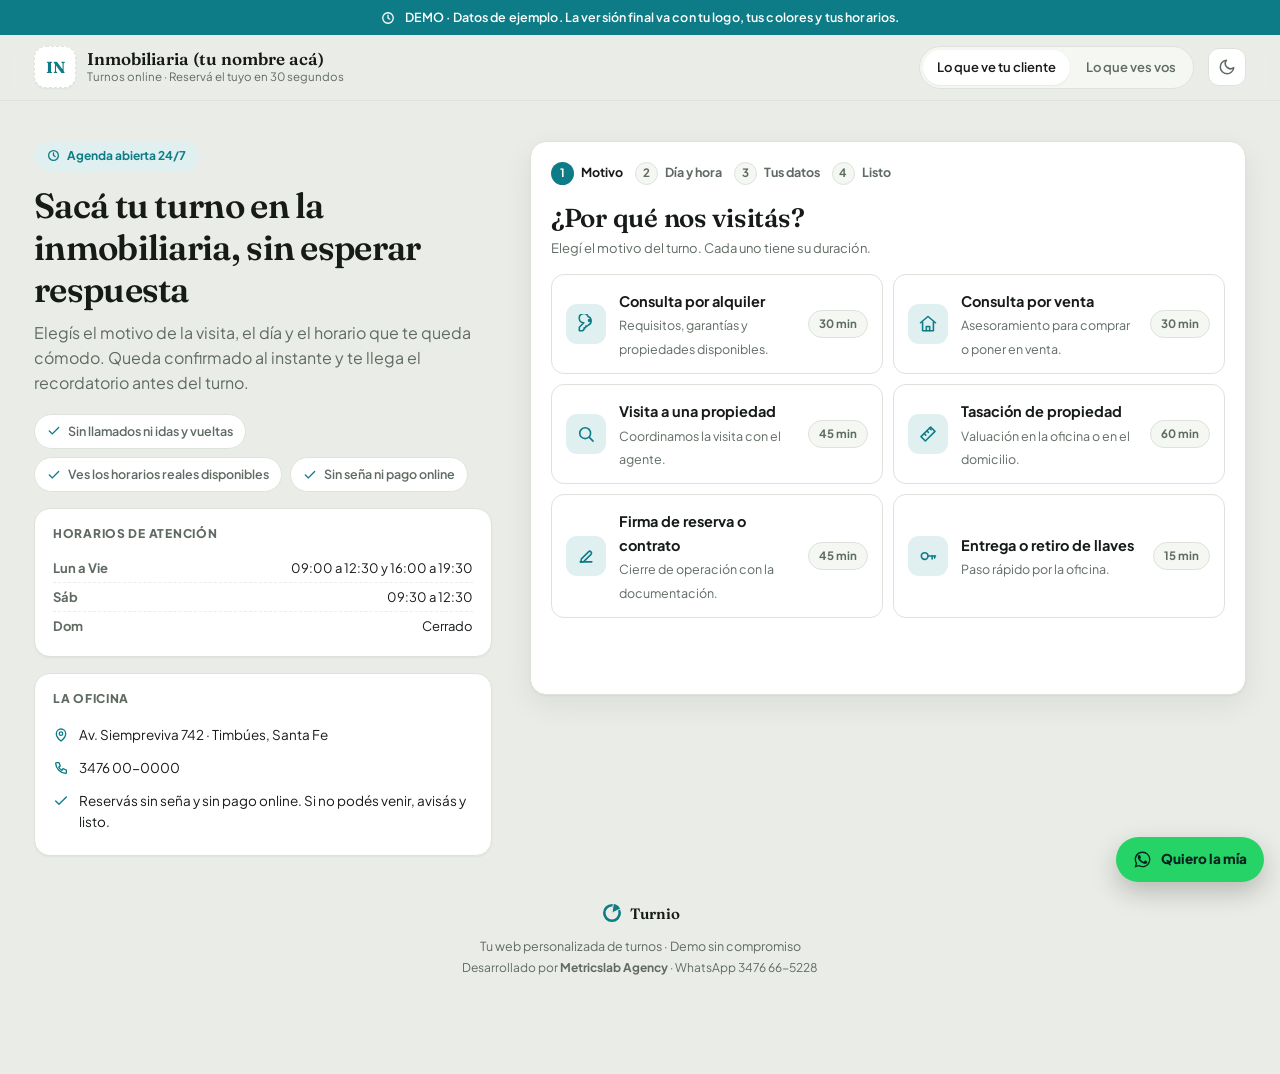
<file: index.html>
<!doctype html>
<!--
  TURNIO · Tu web personalizada de turnos
  Demo a medida para inmobiliaria. Servicios, agentes y datos son de ejemplo.
  Sin sena y sin pago: solo agendar turno + panel de gestion.
  (c) Turnio · Desarrollado por Metricslab Agency · WhatsApp 3476 66-5228.
  Prohibida su reproduccion, copia o distribucion total o parcial sin autorizacion.

  ===========================================================
  PERSONALIZACION RAPIDA -> ver el objeto CONFIG al inicio del
  <script> principal (nombre, logo, colores, servicios, agentes).
  Los colores de marca se cambian en :root  --brand / --brand-d
  ===========================================================
-->
<html lang="es">
<head>
<meta charset="UTF-8" />
<meta name="viewport" content="width=device-width, initial-scale=1.0, viewport-fit=cover" />
<title>Turnio · Demo Inmobiliaria · Turnos online 24/7</title>
<meta name="description" content="Demo de Turnio para inmobiliarias: tus clientes reservan turno online 24/7 y vos manejas la agenda, las franjas horarias y los agentes desde tu panel." />
<meta name="author" content="Metricslab Agency" />
<meta name="robots" content="noindex" />
<meta property="og:title" content="Turnio · Turnos online para tu inmobiliaria" />
<meta property="og:description" content="Demo interactiva. Reserva de turnos 24/7 y panel de gestion con agenda por agente." />
<meta property="og:type" content="website" />
<link rel="icon" type="image/svg+xml" href="data:image/svg+xml,%3Csvg xmlns='http://www.w3.org/2000/svg' viewBox='0 0 100 100'%3E%3Cdefs%3E%3Cmask id='c'%3E%3Crect width='100' height='100' fill='white'/%3E%3Cpath d='M50 50 L91.34 29.83' stroke='black' stroke-width='4.5'/%3E%3Cpath d='M50 50 L56.40 4.45' stroke='black' stroke-width='4.5'/%3E%3C/mask%3E%3C/defs%3E%3Cg mask='url(%23c)' fill='%230E7C86' stroke='%230E7C86'%3E%3Ccircle cx='50' cy='50' r='35' fill='none' stroke-width='12'/%3E%3Cpath d='M50 50 L86.85 32.03 A41 41 0 0 0 55.71 9.40 Z'/%3E%3C/g%3E%3C/svg%3E" />
<link rel="preconnect" href="https://fonts.googleapis.com" />
<link rel="preconnect" href="https://fonts.gstatic.com" crossorigin />
<link href="https://fonts.googleapis.com/css2?family=Fraunces:opsz,wght@9..144,400;9..144,500;9..144,600;9..144,700&family=Plus+Jakarta+Sans:wght@400;500;600;700;800&display=swap" rel="stylesheet" />
<meta name="theme-color" content="#eaede7" media="(prefers-color-scheme: light)" />
<meta name="theme-color" content="#131714" media="(prefers-color-scheme: dark)" />
<script>
  (function(){ try{ if(window.matchMedia('(prefers-color-scheme: dark)').matches) document.documentElement.classList.add('dark'); }catch(e){} })()
</script>
<style>
:root{
  --brand:#0E7C86; --brand-d:#0a636b; --brand-ink:#ffffff; --brand-soft:#e0f0f1;
  --bg:#eaede7; --surf:#ffffff; --surf2:#f4f7f2; --txt:#161b17; --mut:#5f6b62;
  --bd:#dde3da; --bd2:#eaefe6;
  --ok:#20794d; --ok-soft:#dff0e6; --warn:#a76a12; --warn-soft:#fbeed5; --dang:#b6392c; --dang-soft:#fae2df;
  --sh:0 1px 2px rgba(20,30,25,.05), 0 10px 30px rgba(20,30,25,.07);
  --sh-s:0 1px 2px rgba(20,30,25,.06);
  --r:16px; --r-s:11px; --max:1300px;
}
html.dark{
  --brand:#37b3bd; --brand-d:#2b98a1; --brand-ink:#06231f; --brand-soft:#15343a;
  --bg:#111512; --surf:#191f1b; --surf2:#212823; --txt:#e9efea; --mut:#98a69e;
  --bd:#2a332d; --bd2:#232b26;
  --ok:#4cc38a; --ok-soft:#12301f; --warn:#e0a42b; --warn-soft:#332612; --dang:#f2705c; --dang-soft:#3a1c18;
  --sh:0 1px 2px rgba(0,0,0,.4), 0 12px 34px rgba(0,0,0,.35);
  --sh-s:0 1px 2px rgba(0,0,0,.4);
}
*{box-sizing:border-box}
html,body{margin:0;padding:0}
body{
  background:var(--bg); color:var(--txt);
  font-family:'Plus Jakarta Sans',system-ui,-apple-system,'Segoe UI',sans-serif;
  font-size:15px; line-height:1.55; -webkit-font-smoothing:antialiased;
  transition:background .25s ease,color .25s ease;
}
h1,h2,h3,h4{font-family:'Fraunces',Georgia,serif; font-weight:600; line-height:1.2; margin:0}
h1{font-size:clamp(26px,4.6vw,40px); letter-spacing:-.02em}
h2{font-size:clamp(20px,3vw,26px); letter-spacing:-.01em}
h3{font-size:17px}
p{margin:0}
a{color:inherit}
button,input,select,textarea{font:inherit;color:inherit}
.wrap{max-width:var(--max); margin:0 auto; padding:0 clamp(16px,3.2vw,34px)}
.mut{color:var(--mut)}
.sm{font-size:13px}
.xs{font-size:12px}
.b{font-weight:700}
.center{text-align:center}
.hide{display:none !important}

/* ---------- barra demo ---------- */
.demobar{background:var(--brand); color:var(--brand-ink); font-size:12.5px; font-weight:600; letter-spacing:.01em}
.demobar .wrap{display:flex; gap:10px; align-items:center; justify-content:center; padding:8px clamp(16px,3.2vw,34px); text-align:center; flex-wrap:wrap}
.demobar svg{flex:none}

/* ---------- header ---------- */
header{position:sticky; top:0; z-index:40; background:color-mix(in srgb,var(--bg) 88%,transparent); backdrop-filter:blur(10px); border-bottom:1px solid var(--bd)}
.hdr{display:flex; align-items:center; gap:14px; padding-top:11px; padding-bottom:11px; min-height:62px}
.brandbox{display:flex; align-items:center; gap:11px; min-width:0}
.logoph{width:42px;height:42px;border-radius:12px;background:var(--surf);border:1px dashed var(--bd);display:grid;place-items:center;flex:none;font-family:'Fraunces',serif;font-weight:700;font-size:16px;color:var(--brand);box-shadow:var(--sh-s)}
.bname{font-family:'Fraunces',serif; font-weight:600; font-size:17px; line-height:1.15; white-space:nowrap; overflow:hidden; text-overflow:ellipsis}
.bsub{font-size:11.5px; color:var(--mut); white-space:nowrap; overflow:hidden; text-overflow:ellipsis}
.spacer{flex:1}
.seg{display:flex; background:var(--surf2); border:1px solid var(--bd); border-radius:99px; padding:3px; gap:2px}
.seg button{border:0;background:transparent;border-radius:99px;padding:7px 14px;font-size:13px;font-weight:600;color:var(--mut);cursor:pointer;white-space:nowrap;transition:.15s}
.seg button.on{background:var(--surf); color:var(--txt); box-shadow:var(--sh-s)}
.iconbtn{width:38px;height:38px;border-radius:11px;border:1px solid var(--bd);background:var(--surf);display:grid;place-items:center;cursor:pointer;color:var(--mut);flex:none;transition:.15s}
.iconbtn:hover{color:var(--txt);border-color:var(--brand)}

/* ---------- generales ---------- */
.card{background:var(--surf); border:1px solid var(--bd); border-radius:var(--r); box-shadow:var(--sh)}
.pad{padding:20px}
.pad-s{padding:14px}
.btn{display:inline-flex;align-items:center;justify-content:center;gap:8px;border:1px solid transparent;background:var(--brand);color:var(--brand-ink);font-weight:700;font-size:14.5px;padding:12px 20px;border-radius:12px;cursor:pointer;transition:.15s;text-decoration:none}
.btn:hover{background:var(--brand-d)}
.btn:disabled{opacity:.45;cursor:not-allowed}
.btn.ghost{background:transparent;color:var(--txt);border-color:var(--bd)}
.btn.ghost:hover{border-color:var(--brand);color:var(--brand);background:transparent}
.btn.soft{background:var(--brand-soft);color:var(--brand);border-color:transparent}
.btn.sm{padding:8px 14px;font-size:13px;border-radius:10px}
.btn.wa{background:#25D366;color:#06231f}
.btn.wa:hover{background:#1eb757}
.pill{display:inline-flex;align-items:center;gap:6px;font-size:11.5px;font-weight:700;padding:4px 10px;border-radius:99px;background:var(--surf2);color:var(--mut);border:1px solid var(--bd)}
.pill.ok{background:var(--ok-soft);color:var(--ok);border-color:transparent}
.pill.warn{background:var(--warn-soft);color:var(--warn);border-color:transparent}
.pill.dang{background:var(--dang-soft);color:var(--dang);border-color:transparent}
.pill.brand{background:var(--brand-soft);color:var(--brand);border-color:transparent}
label.f{display:block;font-size:12.5px;font-weight:700;color:var(--mut);margin:0 0 5px}
input[type=text],input[type=tel],input[type=email],input[type=date],input[type=time],select,textarea{
  width:100%;background:var(--surf2);border:1px solid var(--bd);border-radius:11px;padding:11px 13px;font-size:14.5px;outline:none;transition:.15s}
input:focus,select:focus,textarea:focus{border-color:var(--brand);background:var(--surf);box-shadow:0 0 0 3px color-mix(in srgb,var(--brand) 16%,transparent)}
textarea{resize:vertical;min-height:78px}
.grid2{display:grid;grid-template-columns:1fr 1fr;gap:13px}
.row{display:flex;align-items:center;gap:10px}
.sep{height:1px;background:var(--bd2);margin:16px 0}
.switch{position:relative;width:42px;height:24px;border-radius:99px;background:var(--bd);border:0;cursor:pointer;flex:none;transition:.18s}
.switch:after{content:'';position:absolute;top:3px;left:3px;width:18px;height:18px;border-radius:50%;background:#fff;transition:.18s;box-shadow:0 1px 3px rgba(0,0,0,.3)}
.switch.on{background:var(--brand)}
.switch.on:after{left:21px}
.avat{width:34px;height:34px;border-radius:50%;display:grid;place-items:center;font-size:12.5px;font-weight:800;color:#fff;flex:none}

/* ---------- hero ---------- */
.hero{padding:38px 0 8px}
.hero .kicker{display:inline-flex;align-items:center;gap:7px;font-size:12px;font-weight:700;color:var(--brand);background:var(--brand-soft);padding:6px 13px;border-radius:99px;margin-bottom:14px}
.hero h1{margin-bottom:10px;max-width:19ch;font-size:clamp(25px,3.1vw,35px)}
.hero p.lead{color:var(--mut);font-size:16px;max-width:52ch}
.feats{display:flex;gap:8px;flex-wrap:wrap;margin-top:18px}
.feat{display:flex;align-items:center;gap:7px;font-size:12.5px;font-weight:600;color:var(--mut);background:var(--surf);border:1px solid var(--bd);padding:7px 12px;border-radius:99px}
.feat svg{color:var(--brand)}

/* ---------- wizard ---------- */
.steps{display:flex;align-items:center;gap:6px;margin-bottom:18px;flex-wrap:wrap}
.step{display:flex;align-items:center;gap:7px;font-size:12.5px;font-weight:700;color:var(--mut)}
.step .n{width:23px;height:23px;border-radius:50%;display:grid;place-items:center;background:var(--surf2);border:1px solid var(--bd);font-size:11.5px}
.step.on{color:var(--txt)} .step.on .n{background:var(--brand);color:var(--brand-ink);border-color:transparent}
.step.done .n{background:var(--brand-soft);color:var(--brand);border-color:transparent}
.step .bar{width:16px;height:1.5px;background:var(--bd)}
.opt{display:flex;align-items:center;gap:13px;width:100%;text-align:left;background:var(--surf);border:1.5px solid var(--bd);border-radius:13px;padding:14px;cursor:pointer;transition:.15s;margin-bottom:9px}
.opt:hover{border-color:var(--brand);transform:translateY(-1px)}
.opt.sel{border-color:var(--brand);background:var(--brand-soft)}
.opt .ic{width:40px;height:40px;border-radius:11px;background:var(--brand-soft);color:var(--brand);display:grid;place-items:center;flex:none}
.opt.sel .ic{background:var(--brand);color:var(--brand-ink)}
.opt .t{font-weight:700;font-size:14.5px}
.opt .d{font-size:12.5px;color:var(--mut)}
.days{display:flex;gap:8px;overflow-x:auto;max-width:100%;padding:2px 2px 10px;scrollbar-width:thin;-webkit-overflow-scrolling:touch}
.day{flex:none;width:64px;padding:9px 0;border-radius:12px;border:1.5px solid var(--bd);background:var(--surf);cursor:pointer;text-align:center;transition:.15s}
.day:hover:not(:disabled){border-color:var(--brand)}
.day.sel{background:var(--brand);border-color:var(--brand);color:var(--brand-ink)}
.day:disabled{opacity:.35;cursor:not-allowed}
.day .dw{font-size:10.5px;font-weight:700;text-transform:uppercase;letter-spacing:.04em;opacity:.75}
.day .dn{font-size:19px;font-weight:800;font-family:'Fraunces',serif;line-height:1.15}
.day .dm{font-size:10.5px;opacity:.7}
.slots{display:grid;grid-template-columns:repeat(auto-fill,minmax(92px,1fr));gap:8px}
@media(min-width:760px){
  .days{display:grid;grid-template-columns:repeat(7,minmax(0,1fr));overflow:visible;gap:9px;padding-bottom:4px}
  .day{width:auto}
}
.slot{padding:11px 4px;border-radius:11px;border:1.5px solid var(--bd);background:var(--surf);font-weight:700;font-size:14px;cursor:pointer;transition:.15s}
.slot:hover{border-color:var(--brand);color:var(--brand)}
.slot.sel{background:var(--brand);border-color:var(--brand);color:var(--brand-ink)}
.resume{background:var(--surf2);border:1px solid var(--bd);border-radius:13px;padding:14px}
.resume .l{display:flex;justify-content:space-between;gap:12px;padding:5px 0;font-size:13.5px}
.resume .l span:first-child{color:var(--mut)}
.resume .l span:last-child{font-weight:700;text-align:right}
.okmark{width:64px;height:64px;border-radius:50%;background:var(--ok-soft);color:var(--ok);display:grid;place-items:center;margin:0 auto 14px}

/* ---------- panel ---------- */
.ptabs{display:flex;gap:6px;overflow-x:auto;padding-bottom:2px;margin-bottom:16px}
.ptab{flex:none;border:1px solid var(--bd);background:var(--surf);border-radius:99px;padding:8px 15px;font-size:13px;font-weight:700;color:var(--mut);cursor:pointer;transition:.15s;display:flex;align-items:center;gap:7px}
.ptab.on{background:var(--txt);color:var(--bg);border-color:transparent}
.kpis{display:grid;grid-template-columns:repeat(auto-fit,minmax(158px,1fr));gap:11px;margin-bottom:16px}
.kpi{background:var(--surf);border:1px solid var(--bd);border-radius:13px;padding:13px 14px}
.kpi .v{font-family:'Fraunces',serif;font-size:25px;font-weight:600;line-height:1.1}
.kpi .k{font-size:11.5px;color:var(--mut);font-weight:600}
.appt{display:flex;gap:12px;align-items:flex-start;padding:13px;border:1px solid var(--bd);border-radius:13px;background:var(--surf);margin-bottom:9px}
.appt.cancel{opacity:.55}
.appt.block{background:repeating-linear-gradient(45deg,var(--surf2),var(--surf2) 8px,transparent 8px,transparent 16px)}
.appt .hh{font-family:'Fraunces',serif;font-size:18px;font-weight:600;width:56px;flex:none;line-height:1.2}
.appt .hh small{display:block;font-family:'Plus Jakarta Sans',sans-serif;font-size:10.5px;color:var(--mut);font-weight:600}
.hrow{display:grid;grid-template-columns:1fr;gap:11px;border:1px solid var(--bd);border-radius:13px;padding:13px 14px;margin-bottom:10px}
.hrow:last-child{margin-bottom:0}
.hd{display:flex;align-items:center;justify-content:space-between;gap:12px;min-width:0}
.hbl{display:flex;flex-direction:column;align-items:stretch;gap:8px;min-width:0}
.hrow .dname{font-weight:700;font-size:14.5px}
.hbl .cerrado{color:var(--mut)}
.blk{display:grid;grid-template-columns:1fr auto 1fr auto;align-items:center;gap:7px;background:var(--surf2);border:1px solid var(--bd);border-radius:11px;padding:7px 9px;width:100%;max-width:440px}
.blk input[type=time]{width:100%;min-width:0;padding:7px 8px;font-size:13.5px;border-radius:8px;background:var(--surf);text-align:center}
.blk .xbtn{justify-self:end}
.hbl .addf{width:100%;max-width:440px;justify-content:center}
@media(min-width:900px){
  .hrow{grid-template-columns:180px 1fr;align-items:start;gap:20px}
  .hd{padding-top:5px}
}
.apinfo{flex:1;min-width:0}
.apx{text-align:right;display:flex;flex-direction:column;gap:6px;align-items:flex-end}
.xbtn{border:0;background:transparent;color:var(--mut);cursor:pointer;font-size:16px;line-height:1;padding:2px 4px;border-radius:6px}
.xbtn:hover{color:var(--dang);background:var(--dang-soft)}
.note{background:var(--brand-soft);border-radius:13px;padding:13px 15px;font-size:13.5px;color:var(--txt);display:flex;gap:11px;align-items:flex-start}
.note svg{color:var(--brand);flex:none;margin-top:2px}
.tbl{width:100%;border-collapse:collapse;font-size:13.5px}
.tbl th{text-align:left;font-size:11.5px;color:var(--mut);text-transform:uppercase;letter-spacing:.05em;padding:0 10px 9px;font-weight:700}
.tbl td{padding:11px 10px;border-top:1px solid var(--bd2);vertical-align:middle}

/* ---------- whatsapp cta ---------- */
#wafab{position:fixed;right:16px;bottom:18px;z-index:60;display:flex;align-items:center;gap:9px;background:#25D366;color:#06231f;font-weight:800;font-size:13.5px;padding:12px 17px;border-radius:99px;text-decoration:none;box-shadow:0 10px 26px rgba(0,0,0,.22);transition:.18s}
#wafab:hover{transform:translateY(-2px)}
#cta{position:fixed;inset:0;z-index:90;background:rgba(10,16,13,.55);backdrop-filter:blur(3px);display:grid;place-items:end center;padding:18px;opacity:0;transition:opacity .25s ease}
#cta.on{opacity:1}
#cta .box{background:var(--surf);border:1px solid var(--bd);border-radius:20px;padding:22px;max-width:400px;width:100%;box-shadow:0 20px 60px rgba(0,0,0,.3);transform:translateY(16px);transition:transform .28s cubic-bezier(.2,.8,.3,1);position:relative;text-align:center}
#cta.on .box{transform:none}
#cta .x{position:absolute;top:10px;right:12px;border:0;background:transparent;color:var(--mut);font-size:23px;line-height:1;cursor:pointer}
#cta h3{font-size:20px;margin-bottom:7px}
#cta p{color:var(--mut);font-size:14px;margin-bottom:16px}
#cta .btn{width:100%}
#cta .later{margin-top:9px;border:0;background:transparent;color:var(--mut);font-size:12.5px;font-weight:600;cursor:pointer;text-decoration:underline}
@media(min-width:560px){#cta{place-items:center}}

/* ---------- layout 2 columnas ---------- */
.split{display:grid;grid-template-columns:1fr;gap:20px;align-items:start}
.split>*{min-width:0}
.pmain,.sideinfo,#wizard{min-width:0}
.side{display:flex;flex-direction:column;gap:16px}
.sideinfo{display:flex;flex-direction:column;gap:16px}
.optgrid{display:grid;grid-template-columns:1fr;gap:10px}
.opt{margin-bottom:0;height:100%}
.infocard{background:var(--surf);border:1px solid var(--bd);border-radius:var(--r);padding:16px 18px;box-shadow:var(--sh-s)}
.infocard .t{font-size:12px;font-weight:800;letter-spacing:.06em;text-transform:uppercase;color:var(--mut);margin-bottom:10px}
.iline{display:flex;gap:10px;align-items:flex-start;padding:6px 0;font-size:13.5px}
.iline svg{color:var(--brand);flex:none;margin-top:2px}
.iline b{font-weight:700}
.hpub{display:flex;justify-content:space-between;gap:14px;font-size:13px;padding:4px 0;border-bottom:1px dashed var(--bd2)}
.hpub:last-child{border-bottom:0}
.hpub span:first-child{color:var(--mut);font-weight:700;white-space:nowrap}
.hpub span:last-child{text-align:right}
.prox{display:flex;gap:10px;align-items:center;padding:9px 0;border-bottom:1px solid var(--bd2);font-size:13px}
.prox:last-child{border-bottom:0}
.prox .d{width:44px;flex:none;text-align:center;background:var(--surf2);border-radius:9px;padding:4px 0;line-height:1.1}
.prox .d b{display:block;font-family:'Fraunces',serif;font-size:15px}
.prox .d small{font-size:9.5px;color:var(--mut);text-transform:uppercase;letter-spacing:.04em}
@media(min-width:1000px){
  .split{grid-template-columns:minmax(310px,.82fr) 1.18fr;gap:30px}
  .side{position:sticky;top:84px}
  .optgrid{grid-template-columns:1fr 1fr}
  #wizard{min-height:470px}
  .kpis{grid-template-columns:repeat(2,1fr)}
  .panel-split .side{position:sticky;top:84px}
}
@media(min-width:1240px){
  .split{grid-template-columns:minmax(330px,.78fr) 1.22fr;gap:38px}
  .kpis{grid-template-columns:repeat(4,1fr)}
}
@media(min-width:1000px){
  .pnav{flex-direction:column;overflow:visible;gap:7px;margin-bottom:0}
  .pnav .ptab{width:100%;justify-content:flex-start;border-radius:12px;padding:11px 15px}
}
@media(max-width:999px){
  .side{display:contents}
  .side .hero{order:1;padding-bottom:0}
  #wizard{order:2}
  .sideinfo{order:3;display:flex;flex-direction:column;gap:16px}
  .pnav{order:1;margin-bottom:0}
  .pmain{order:2}
  .panel-split .side .infocard{display:none}
}
footer{padding:34px 0 96px;color:var(--mut);font-size:12.5px}
.tio{display:inline-flex;align-items:center;gap:7px;font-family:'Fraunces',serif;font-weight:600;color:var(--txt);font-size:15px}

@media(max-width:760px){
  .hrow{padding:12px 13px}
  /* agenda: hora arriba, agente y accion abajo */
  .appt{flex-wrap:wrap;gap:10px;padding:14px}
  .appt .hh{width:100%;display:flex;align-items:baseline;gap:8px;font-size:17px}
  .appt .hh small{display:inline;white-space:nowrap}
  .agnav{width:100%;flex-wrap:wrap;gap:9px}
  .agnav #pf{flex:1 1 100%;width:auto}
  .agnav .btn{flex:1 1 100%;justify-content:center;white-space:nowrap}
  .apinfo{flex:1 1 100%}
  .apx{flex:1 1 100%;flex-direction:row;align-items:center;justify-content:space-between;border-top:1px solid var(--bd2);padding-top:10px}
  .apx .btn{padding:8px 14px}
  /* tipos de turno: tarjetas en vez de tabla */
  .tbl,.tbl tbody,.tbl tr,.tbl td{display:block;width:100%}
  .tbl thead{display:none}
  .tbl tr{border:1px solid var(--bd);border-radius:13px;padding:13px;margin-bottom:10px}
  .tbl td{border-top:0;padding:6px 0}
  .tbl td[data-l]:before{content:attr(data-l);display:block;font-size:11.5px;font-weight:700;color:var(--mut);margin-bottom:5px}
  .tbl td[data-l] select{max-width:170px}
  .grid2{grid-template-columns:1fr}
  .kpis{grid-template-columns:1fr 1fr}
  .hdr{flex-wrap:wrap;padding-top:10px;padding-bottom:10px;gap:10px}
  .brandbox{flex:1;min-width:0}
  .hdr .spacer{display:none}
  .seg{width:100%;order:3}
  .seg button{flex:1}
  .hero{padding:26px 0 4px}
  .pad{padding:16px}
  .appt .hh{width:50px;font-size:16px}
  .hrow .dname{width:100%}
}
</style>
</head>
<body>

<div class="demobar">
  <div class="wrap">
    <svg width="14" height="14" viewBox="0 0 24 24" fill="none" stroke="currentColor" stroke-width="2.2" stroke-linecap="round"><circle cx="12" cy="12" r="9"/><path d="M12 7v5l3 2"/></svg>
    <span id="demotxt">DEMO · Datos de ejemplo. La versión final va con tu logo, tus colores y tus horarios.</span>
  </div>
</div>

<header>
  <div class="wrap hdr">
    <div class="brandbox">
      <div class="logoph" id="logoph" title="Acá va el logo de la inmobiliaria">IN</div>
      <div style="min-width:0">
        <div class="bname" id="bname">Inmobiliaria (tu nombre acá)</div>
        <div class="bsub" id="bsub">Turnos online · Reservá el tuyo en 30 segundos</div>
      </div>
    </div>
    <div class="spacer"></div>
    <div class="seg" role="tablist">
      <button id="tab-cli" class="on">Lo que ve tu cliente</button>
      <button id="tab-pan">Lo que ves vos</button>
    </div>
    <button class="iconbtn" id="theme" aria-label="Cambiar tema">
      <svg id="ic-moon" width="18" height="18" viewBox="0 0 24 24" fill="none" stroke="currentColor" stroke-width="2" stroke-linecap="round" stroke-linejoin="round"><path d="M21 12.8A9 9 0 1 1 11.2 3a7 7 0 0 0 9.8 9.8z"/></svg>
      <svg id="ic-sun" class="hide" width="18" height="18" viewBox="0 0 24 24" fill="none" stroke="currentColor" stroke-width="2" stroke-linecap="round"><circle cx="12" cy="12" r="4.2"/><path d="M12 2v2M12 20v2M2 12h2M20 12h2M4.9 4.9l1.5 1.5M17.6 17.6l1.5 1.5M19.1 4.9l-1.5 1.5M6.4 17.6l-1.5 1.5"/></svg>
    </button>
  </div>
</header>

<!-- ============ VISTA CLIENTE ============ -->
<main id="view-cli">
  <section class="wrap" style="padding-top:clamp(22px,3.4vw,40px);padding-bottom:12px">
   <div class="split">
    <aside class="side">
      <div class="hero" style="padding:0">
      <span class="kicker">
        <svg width="13" height="13" viewBox="0 0 24 24" fill="none" stroke="currentColor" stroke-width="2.4" stroke-linecap="round"><circle cx="12" cy="12" r="9"/><path d="M12 7v5l3 2"/></svg>
        Agenda abierta 24/7
      </span>
      <h1>Sacá tu turno en la inmobiliaria, sin esperar respuesta</h1>
      <p class="lead">Elegís el motivo de la visita, el día y el horario que te queda cómodo. Queda confirmado al instante y te llega el recordatorio antes del turno.</p>
      <div class="feats">
        <span class="feat"><svg width="14" height="14" viewBox="0 0 24 24" fill="none" stroke="currentColor" stroke-width="2.3" stroke-linecap="round"><path d="M20 6L9 17l-5-5"/></svg> Sin llamados ni idas y vueltas</span>
        <span class="feat"><svg width="14" height="14" viewBox="0 0 24 24" fill="none" stroke="currentColor" stroke-width="2.3" stroke-linecap="round"><path d="M20 6L9 17l-5-5"/></svg> Ves los horarios reales disponibles</span>
        <span class="feat"><svg width="14" height="14" viewBox="0 0 24 24" fill="none" stroke="currentColor" stroke-width="2.3" stroke-linecap="round"><path d="M20 6L9 17l-5-5"/></svg> Sin seña ni pago online</span>
      </div>
      </div>

      <div class="sideinfo">
      <div class="infocard">
        <div class="t">Horarios de atención</div>
        <div id="horpub"></div>
      </div>

      <div class="infocard">
        <div class="t">La oficina</div>
        <div class="iline"><svg width="16" height="16" viewBox="0 0 24 24" fill="none" stroke="currentColor" stroke-width="2" stroke-linecap="round" stroke-linejoin="round"><path d="M12 21s7-5.6 7-11a7 7 0 1 0-14 0c0 5.4 7 11 7 11z"/><circle cx="12" cy="10" r="2.6"/></svg><span id="idir"></span></div>
        <div class="iline"><svg width="16" height="16" viewBox="0 0 24 24" fill="none" stroke="currentColor" stroke-width="2" stroke-linecap="round" stroke-linejoin="round"><path d="M5 4h4l2 5-2.5 1.5a11 11 0 0 0 5 5L15 13l5 2v4a1 1 0 0 1-1.1 1A16 16 0 0 1 4 5.1 1 1 0 0 1 5 4z"/></svg><span id="itel"></span></div>
        <div class="iline"><svg width="16" height="16" viewBox="0 0 24 24" fill="none" stroke="currentColor" stroke-width="2" stroke-linecap="round" stroke-linejoin="round"><path d="M20 6L9 17l-5-5"/></svg><span>Reservás sin seña y sin pago online. Si no podés venir, avisás y listo.</span></div>
      </div>
      </div>
    </aside>

    <div class="card pad" id="wizard">
      <div class="steps" id="steps"></div>
      <div id="stepbody"></div>
      <div class="row" id="navrow" style="margin-top:18px;justify-content:space-between">
        <button class="btn ghost sm" id="back">Volver</button>
        <button class="btn" id="next">Continuar</button>
      </div>
    </div>
   </div>
  </section>
</main>

<!-- ============ VISTA PANEL ============ -->
<main id="view-pan" class="hide">
  <section class="wrap" style="padding-top:24px">
    <div class="row" style="justify-content:space-between;align-items:flex-end;flex-wrap:wrap;gap:12px;margin-bottom:16px">
      <div>
        <h2>Panel de gestión</h2>
        <p class="mut sm">Esto lo ves solo vos. Desde acá manejás la agenda, las franjas horarias y los agentes.</p>
      </div>
      <span class="pill brand">
        <svg width="12" height="12" viewBox="0 0 24 24" fill="none" stroke="currentColor" stroke-width="2.4" stroke-linecap="round"><rect x="3" y="11" width="18" height="10" rx="2"/><path d="M8 11V7a4 4 0 0 1 8 0v4"/></svg>
        Acceso privado
      </span>
    </div>

    <div class="split panel-split">
      <aside class="side">
        <div class="ptabs pnav" id="ptabs">
          <button class="ptab on" data-p="agenda">Agenda</button>
          <button class="ptab" data-p="horarios">Horarios y franjas</button>
          <button class="ptab" data-p="agentes">Agentes</button>
          <button class="ptab" data-p="servicios">Tipos de turno</button>
        </div>
        <div class="infocard">
          <div class="t">Próximos turnos</div>
          <div id="proxwrap"></div>
        </div>
      </aside>

      <div class="pmain">
        <div class="kpis" id="kpis"></div>
        <div id="panelbody"></div>
      </div>
    </div>
  </section>
</main>

<footer>
  <div class="wrap center">
    <div class="tio">
      <svg width="22" height="22" viewBox="0 0 100 100"><defs><mask id="tiomask"><rect width="100" height="100" fill="white"/><path d="M50 50 L91.34 29.83" stroke="black" stroke-width="4.5"/><path d="M50 50 L56.40 4.45" stroke="black" stroke-width="4.5"/></mask></defs><g mask="url(#tiomask)" fill="currentColor" stroke="currentColor" style="color:var(--brand)"><circle cx="50" cy="50" r="35" fill="none" stroke-width="12"/><path d="M50 50 L86.85 32.03 A41 41 0 0 0 55.71 9.40 Z"/></g></svg>
      Turnio
    </div>
    <p style="margin-top:7px">Tu web personalizada de turnos · Demo sin compromiso</p>
    <p style="margin-top:3px" class="xs">Desarrollado por <strong>Metricslab Agency</strong> · WhatsApp 3476 66-5228</p>
  </div>
</footer>

<a id="wafab" href="#" target="_blank" rel="noopener">
  <svg width="19" height="19" viewBox="0 0 24 24" fill="currentColor"><path d="M17.47 14.38c-.3-.15-1.76-.87-2.03-.97-.27-.1-.47-.15-.67.15-.2.3-.77.97-.94 1.17-.17.2-.35.22-.65.07-.3-.15-1.25-.46-2.39-1.47-.88-.79-1.48-1.76-1.65-2.06-.17-.3-.02-.46.13-.61.13-.13.3-.35.45-.52.15-.17.2-.3.3-.5.1-.2.05-.37-.02-.52-.07-.15-.67-1.61-.92-2.21-.24-.58-.49-.5-.67-.51h-.57c-.2 0-.52.07-.79.37-.27.3-1.04 1.01-1.04 2.47s1.07 2.86 1.22 3.06c.15.2 2.1 3.2 5.08 4.49.71.31 1.26.49 1.69.63.71.23 1.36.19 1.87.12.57-.09 1.76-.72 2.01-1.41.25-.7.25-1.29.17-1.42-.07-.13-.27-.2-.57-.35z"/><path d="M12.04 2C6.58 2 2.13 6.45 2.13 11.91c0 1.75.46 3.46 1.32 4.96L2 22l5.25-1.38a9.86 9.86 0 0 0 4.79 1.22h.01c5.46 0 9.91-4.45 9.91-9.91 0-2.65-1.03-5.14-2.9-7.01A9.82 9.82 0 0 0 12.04 2zm0 18.13h-.01a8.2 8.2 0 0 1-4.18-1.15l-.3-.18-3.12.82.83-3.04-.2-.31a8.17 8.17 0 0 1-1.25-4.36c0-4.54 3.7-8.24 8.24-8.24 2.2 0 4.27.86 5.83 2.42a8.18 8.18 0 0 1 2.41 5.83c0 4.54-3.7 8.24-8.25 8.24z"/></svg>
  Quiero la mía
</a>
<script>
(function(){
'use strict';

/* =======================================================================
   CONFIG  ·  todo lo personalizable de la demo, en un solo lugar
   ======================================================================= */
var CONFIG = {
  nombre:      'Inmobiliaria (tu nombre acá)',
  iniciales:   'IN',
  subtitulo:   'Turnos online · Reservá el tuyo en 30 segundos',
  direccion:   'Av. Siempreviva 742 · Timbúes, Santa Fe',
  telefono:    '3476 00-0000',
  waLucas:     '5493476665228',
  waMensaje:   '¡Hola Lucas! Vi la demo de Turnio para la inmobiliaria y quiero saber cómo seguir con la versión final.'
};

/* ---------- iconos ---------- */
var IC = {
  llave:'<path d="M14.5 3a5.5 5.5 0 1 0-5.1 7.5L4 15.9V20h4.1l1.6-1.6v-2h2v-2h2l1.2-1.2A5.5 5.5 0 0 0 14.5 3z"/><circle cx="16.2" cy="7.8" r="1.1" fill="currentColor"/>',
  casa:'<path d="M3 10.5 12 3l9 7.5"/><path d="M5.5 9.6V20h13V9.6"/><path d="M10 20v-5h4v5"/>',
  lupa:'<circle cx="11" cy="11" r="6.5"/><path d="M16 16l4.5 4.5"/>',
  regla:'<path d="M3.6 15.2 15.2 3.6l5.2 5.2L8.8 20.4z"/><path d="M7.4 11.4l1.9 1.9M10.6 8.2l1.9 1.9M13.8 5l1.9 1.9"/>',
  firma:'<path d="M5 19h14"/><path d="M6.5 15.5 15 7a2.1 2.1 0 1 1 3 3l-8.5 8.5-3.8.9z"/>',
  llavero:'<circle cx="8" cy="12" r="4"/><path d="M12 12h9"/><path d="M17 12v3.5M20 12v2.5"/>',
  reloj:'<circle cx="12" cy="12" r="9"/><path d="M12 7v5l3 2"/>',
  user:'<circle cx="12" cy="8" r="3.6"/><path d="M4.5 20c1.2-3.6 4-5.4 7.5-5.4S18.3 16.4 19.5 20"/>'
};
function svg(p,s){ return '<svg width="'+(s||20)+'" height="'+(s||20)+'" viewBox="0 0 24 24" fill="none" stroke="currentColor" stroke-width="1.9" stroke-linecap="round" stroke-linejoin="round">'+p+'</svg>'; }

/* =======================================================================
   DATOS DE LA DEMO  (en memoria: se reinician al recargar la página)
   ======================================================================= */
var DB = {
  servicios:[
    {id:'s1', n:'Consulta por alquiler',       d:'Requisitos, garantías y propiedades disponibles.', dur:30, ic:IC.llave,   on:true},
    {id:'s2', n:'Consulta por venta',          d:'Asesoramiento para comprar o poner en venta.',     dur:30, ic:IC.casa,    on:true},
    {id:'s3', n:'Visita a una propiedad',      d:'Coordinamos la visita con el agente.',             dur:45, ic:IC.lupa,    on:true},
    {id:'s4', n:'Tasación de propiedad',       d:'Valuación en la oficina o en el domicilio.',       dur:60, ic:IC.regla,   on:true},
    {id:'s5', n:'Firma de reserva o contrato', d:'Cierre de operación con la documentación.',        dur:45, ic:IC.firma,   on:true},
    {id:'s6', n:'Entrega o retiro de llaves',  d:'Paso rápido por la oficina.',                      dur:15, ic:IC.llavero, on:true}
  ],
  agentes:[
    {id:'a1', n:'Agente titular',  rol:'Corredor/a a cargo', color:'#0E7C86', on:true,  hor:null},
    {id:'a2', n:'Martín G.',       rol:'Agente inmobiliario', color:'#7c5cbf', on:false, hor:null},
    {id:'a3', n:'Carla D.',        rol:'Agente inmobiliaria', color:'#c2703d', on:false, hor:null}
  ],
  turnos:[]
};

function horarioBase(){
  var h={};
  for(var d=0;d<7;d++){
    if(d===0)      h[d]={on:false, bl:[]};
    else if(d===6) h[d]={on:true,  bl:[{a:'09:30',b:'12:30'}]};
    else           h[d]={on:true,  bl:[{a:'09:00',b:'12:30'},{a:'16:00',b:'19:30'}]};
  }
  return h;
}
DB.agentes.forEach(function(a){ a.hor=horarioBase(); });
DB.agentes[1].hor[6]={on:false,bl:[]};

/* ---------- helpers de fecha ---------- */
var DIAS=['domingo','lunes','martes','miércoles','jueves','viernes','sábado'];
var DIAS3=['dom','lun','mar','mié','jue','vie','sáb'];
var MESES=['enero','febrero','marzo','abril','mayo','junio','julio','agosto','septiembre','octubre','noviembre','diciembre'];
var MES3=['ene','feb','mar','abr','may','jun','jul','ago','sep','oct','nov','dic'];
function iso(d){ return d.getFullYear()+'-'+String(d.getMonth()+1).padStart(2,'0')+'-'+String(d.getDate()).padStart(2,'0'); }
function fromIso(s){ var p=s.split('-'); return new Date(+p[0],+p[1]-1,+p[2]); }
function addDays(d,n){ var x=new Date(d.getTime()); x.setDate(x.getDate()+n); return x; }
function hm(s){ var p=s.split(':'); return (+p[0])*60+(+p[1]); }
function mh(m){ return String(Math.floor(m/60)).padStart(2,'0')+':'+String(m%60).padStart(2,'0'); }
function fechaLarga(s){ var d=fromIso(s); return DIAS[d.getDay()]+' '+d.getDate()+' de '+MESES[d.getMonth()]; }
function cap(s){ return s.charAt(0).toUpperCase()+s.slice(1); }
function uid(){ return 't'+Math.random().toString(36).slice(2,8); }

var HOY = new Date(); HOY.setHours(0,0,0,0);
var AHORA = new Date();

function agentesOn(){ return DB.agentes.filter(function(a){return a.on;}); }
function serviciosOn(){ return DB.servicios.filter(function(s){return s.on;}); }
function agente(id){ for(var i=0;i<DB.agentes.length;i++) if(DB.agentes[i].id===id) return DB.agentes[i]; return null; }
function servicio(id){ for(var i=0;i<DB.servicios.length;i++) if(DB.servicios[i].id===id) return DB.servicios[i]; return null; }

/* ---------- disponibilidad ---------- */
function slots(ag, fecha, dur){
  var cfg = ag.hor[fromIso(fecha).getDay()];
  if(!cfg || !cfg.on) return [];
  var ocup = DB.turnos.filter(function(t){ return t.fecha===fecha && t.ag===ag.id && t.estado!=='cancelado'; })
                      .map(function(t){ return [hm(t.hora), hm(t.hora)+t.dur]; });
  var esHoy = (fecha===iso(AHORA));
  var minNow = AHORA.getHours()*60+AHORA.getMinutes()+60;
  var out=[];
  cfg.bl.forEach(function(b){
    var a=hm(b.a), z=hm(b.b);
    for(var t=a; t+dur<=z; t+=30){
      if(esHoy && t<minNow) continue;
      var choca=false;
      for(var i=0;i<ocup.length;i++){ if(t < ocup[i][1] && t+dur > ocup[i][0]) choca=true; }
      if(!choca) out.push(t);
    }
  });
  return out;
}
function hayHueco(ag,fecha,dur){ return slots(ag,fecha,dur).length>0; }

/* ---------- turnos de ejemplo ---------- */
(function seed(){
  var ej=[
    [0,'09:30','s1','Lucía Benítez','3476 42-5566','Consulta por un 2 ambientes'],
    [0,'11:00','s3','Gonzalo Sosa','3476 47-1180','Visita al PH de calle San Martín'],
    [0,'17:30','s2','Marta Ibáñez','3476 40-2255',''],
    [1,'10:00','s3','Sofía Ledesma','3476 41-2233','Quiere ver el depto de 2 amb. de calle Mitre'],
    [1,'16:30','s1','Ramiro Paz','3476 55-8890',''],
    [2,'09:30','s4','Familia Duarte','3476 44-1120','Tasación de la casa de Barrio Norte'],
    [2,'17:00','s2','Nicolás Ferrer','341 615-3390',''],
    [3,'11:00','s5','Vanina Ruiz','3476 40-7788','Firma de reserva'],
    [4,'16:00','s3','Julián Vega','3476 43-9021','']
  ];
  ej.forEach(function(e){
    var f = iso(addDays(HOY,e[0]));
    var s = servicio(e[2]);
    DB.turnos.push({id:uid(), fecha:f, hora:e[1], dur:s.dur, sv:s.id, ag:'a1',
                    cli:e[3], tel:e[4], mail:'', nota:e[5], estado:'confirmado', tipo:'turno'});
  });
})();

/* =======================================================================
   ESTADO DE LA APP
   ======================================================================= */
var app = { vista:'cli', paso:0, sv:null, ag:null, fecha:null, hora:null,
            datos:{n:'',tel:'',mail:'',nota:''}, ultimo:null, panel:'agenda', panelFecha:iso(HOY) };

function pasos(){
  var p=['sv'];
  if(agentesOn().length>1) p.push('ag');
  p.push('fh','datos','ok');
  return p;
}
var TITULOS={sv:'Motivo',ag:'Agente',fh:'Día y hora',datos:'Tus datos',ok:'Listo'};

var $ = function(s){ return document.querySelector(s); };

/* =======================================================================
   WIZARD DE RESERVA
   ======================================================================= */
function renderSteps(){
  var P=pasos(), h='';
  P.forEach(function(k,i){
    var cl = i===app.paso ? 'on' : (i<app.paso ? 'done':'');
    h += '<div class="step '+cl+'"><span class="n">'+(i<app.paso?'✓':(i+1))+'</span>'+TITULOS[k]+'</div>';
    if(i<P.length-1) h+='<span class="bar"></span>';
  });
  $('#steps').innerHTML=h;
}

function renderPaso(){
  var P=pasos(), k=P[app.paso], b=$('#stepbody'), h='';

  if(k==='sv'){
    h='<h2 style="margin-bottom:4px">¿Por qué nos visitás?</h2><p class="mut sm" style="margin-bottom:16px">Elegí el motivo del turno. Cada uno tiene su duración.</p><div class="optgrid">';
    serviciosOn().forEach(function(s){
      h+='<button class="opt '+(app.sv===s.id?'sel':'')+'" data-sv="'+s.id+'">'
        +'<span class="ic">'+svg(s.ic)+'</span>'
        +'<span style="flex:1"><span class="t">'+s.n+'</span><br><span class="d">'+s.d+'</span></span>'
        +'<span class="pill">'+s.dur+' min</span></button>';
    });
    h+='</div>';
  }

  if(k==='ag'){
    h='<h2 style="margin-bottom:4px">¿Con qué agente?</h2><p class="mut sm" style="margin-bottom:16px">Cada agente tiene su propia agenda y sus horarios.</p><div class="optgrid">';
    agentesOn().forEach(function(a){
      var ini=a.n.split(' ').map(function(x){return x[0];}).join('').slice(0,2).toUpperCase();
      h+='<button class="opt '+(app.ag===a.id?'sel':'')+'" data-ag="'+a.id+'">'
        +'<span class="avat" style="background:'+a.color+'">'+ini+'</span>'
        +'<span style="flex:1"><span class="t">'+a.n+'</span><br><span class="d">'+a.rol+'</span></span></button>';
    });
    h+='<button class="opt '+(app.ag==='cualquiera'?'sel':'')+'" data-ag="cualquiera">'
      +'<span class="ic">'+svg(IC.reloj)+'</span>'
      +'<span style="flex:1"><span class="t">El primero disponible</span><br><span class="d">Me acomodo al horario que haya antes.</span></span></button></div>';
  }

  if(k==='fh'){
    var sv=servicio(app.sv);
    h='<h2 style="margin-bottom:4px">Elegí el día</h2><p class="mut sm" style="margin-bottom:14px">'+sv.n+' · '+sv.dur+' minutos'+(app.ag&&app.ag!=='cualquiera'?' · con '+agente(app.ag).n:'')+'</p><div class="days" id="days"></div>';
    h+='<div id="slotwrap" style="margin-top:6px"></div>';
  }

  if(k==='datos'){
    h='<h2 style="margin-bottom:4px">Tus datos</h2><p class="mut sm" style="margin-bottom:16px">Solo para confirmarte el turno y avisarte si hay algún cambio.</p>'
     +'<div class="grid2"><div><label class="f">Nombre y apellido *</label><input id="i-n" type="text" placeholder="Ej: María Gómez" value="'+app.datos.n+'"></div>'
     +'<div><label class="f">Teléfono / WhatsApp *</label><input id="i-tel" type="tel" placeholder="Ej: 3476 44-1234" value="'+app.datos.tel+'"></div></div>'
     +'<div style="margin-top:13px"><label class="f">Email (opcional)</label><input id="i-mail" type="email" placeholder="Para el recordatorio por mail" value="'+app.datos.mail+'"></div>'
     +'<div style="margin-top:13px"><label class="f">¿Algo que nos quieras contar? (opcional)</label><textarea id="i-nota" placeholder="Ej: me interesa el depto de 2 ambientes de calle Mitre">'+app.datos.nota+'</textarea></div>'
     +'<div class="sep"></div><div class="resume">'+resumenHtml()+'</div>';
  }

  if(k==='ok'){
    var t=app.ultimo, a=agente(t.ag), s=servicio(t.sv);
    h='<div class="center" style="padding:6px 0 4px">'
     +'<div class="okmark"><svg width="30" height="30" viewBox="0 0 24 24" fill="none" stroke="currentColor" stroke-width="2.6" stroke-linecap="round" stroke-linejoin="round"><path d="M20 6L9 17l-5-5"/></svg></div>'
     +'<h2>¡Turno confirmado!</h2>'
     +'<p class="mut sm" style="margin:6px auto 18px;max-width:44ch">Te esperamos en la oficina. Vas a recibir un recordatorio 24 horas antes por WhatsApp y por mail.</p></div>'
     +'<div class="resume">'
     +'<div class="l"><span>Motivo</span><span>'+s.n+'</span></div>'
     +'<div class="l"><span>Día</span><span>'+cap(fechaLarga(t.fecha))+'</span></div>'
     +'<div class="l"><span>Hora</span><span>'+t.hora+' hs ('+t.dur+' min)</span></div>'
     +'<div class="l"><span>Te atiende</span><span>'+a.n+'</span></div>'
     +'<div class="l"><span>A nombre de</span><span>'+t.cli+'</span></div>'
     +'<div class="l"><span>Dónde</span><span>'+CONFIG.direccion+'</span></div>'
     +'<div class="l"><span>A pagar ahora</span><span style="color:var(--ok)">Nada · sin seña</span></div>'
     +'</div>'
     +'<div class="row" style="margin-top:14px;gap:9px;flex-wrap:wrap">'
     +'<button class="btn ghost sm" id="ics">Agendar en mi calendario</button>'
     +'<button class="btn soft sm" id="otro">Sacar otro turno</button></div>'
     +'<div class="note" style="margin-top:16px">'+svg(IC.reloj,17)+'<div><strong>Así de simple lo vive tu cliente.</strong> No te escribió, no esperó respuesta y el turno ya está cargado en tu agenda. Mirá cómo lo ves vos en la pestaña <em>“Lo que ves vos”</em>.</div></div>';
  }

  b.innerHTML=h;
  if(k==='fh') renderDias();

  var P2=pasos();
  $('#back').style.visibility = (app.paso===0 || k==='ok') ? 'hidden':'visible';
  $('#next').classList.toggle('hide', k==='ok' || k==='sv' || k==='ag' || (k==='fh' && !app.hora));
  $('#next').textContent = (k==='datos') ? 'Confirmar turno' : 'Continuar';
  $('#navrow').classList.toggle('hide', k==='ok');
}

function resumenHtml(){
  var s=servicio(app.sv), a=agente(app.ag)||{n:'—'};
  return '<div class="l"><span>Motivo</span><span>'+s.n+'</span></div>'
        +'<div class="l"><span>Día y hora</span><span>'+cap(fechaLarga(app.fecha))+' · '+app.hora+' hs</span></div>'
        +'<div class="l"><span>Te atiende</span><span>'+a.n+'</span></div>'
        +'<div class="l"><span>Duración</span><span>'+s.dur+' min</span></div>'
        +'<div class="l"><span>A pagar ahora</span><span style="color:var(--ok)">Nada · sin seña</span></div>';
}

function agenteParaFecha(fecha,dur){
  if(app.ag && app.ag!=='cualquiera') return agente(app.ag);
  var list=agentesOn();
  for(var i=0;i<list.length;i++) if(hayHueco(list[i],fecha,dur)) return list[i];
  return list[0];
}

function renderDias(){
  var sv=servicio(app.sv), h='';
  for(var i=0;i<21;i++){
    var d=addDays(HOY,i), f=iso(d);
    var libre = (app.ag && app.ag!=='cualquiera')
      ? hayHueco(agente(app.ag),f,sv.dur)
      : agentesOn().some(function(a){ return hayHueco(a,f,sv.dur); });
    h+='<button class="day '+(app.fecha===f?'sel':'')+'" data-f="'+f+'" '+(libre?'':'disabled')+'>'
      +'<div class="dw">'+(i===0?'hoy':DIAS3[d.getDay()])+'</div><div class="dn">'+d.getDate()+'</div><div class="dm">'+MES3[d.getMonth()]+'</div></button>';
  }
  $('#days').innerHTML=h;
  renderSlots();
}

function renderSlots(){
  var w=$('#slotwrap'); if(!w) return;
  if(!app.fecha){ w.innerHTML='<p class="mut sm">Elegí un día para ver los horarios disponibles.</p>'; return; }
  var sv=servicio(app.sv), ag=agenteParaFecha(app.fecha,sv.dur);
  var list=slots(ag,app.fecha,sv.dur);
  if(!list.length){ w.innerHTML='<p class="mut sm">No quedan horarios ese día. Probá con otro.</p>'; return; }
  var man=list.filter(function(m){return m<780;}), tar=list.filter(function(m){return m>=780;});
  var h='<h3 style="margin:10px 0 4px">Horarios disponibles</h3><p class="mut xs" style="margin-bottom:12px">'+cap(fechaLarga(app.fecha))+(app.ag==='cualquiera'?' · te atiende '+ag.n:'')+'</p>';
  function bloque(t,arr){
    if(!arr.length) return '';
    var s='<p class="xs b mut" style="margin:12px 0 7px;text-transform:uppercase;letter-spacing:.05em">'+t+'</p><div class="slots">';
    arr.forEach(function(m){ s+='<button class="slot '+(app.hora===mh(m)?'sel':'')+'" data-h="'+mh(m)+'" data-ag="'+ag.id+'">'+mh(m)+'</button>'; });
    return s+'</div>';
  }
  w.innerHTML=h+bloque('Mañana',man)+bloque('Tarde',tar);
}

function confirmar(){
  var n=$('#i-n').value.trim(), tel=$('#i-tel').value.trim();
  if(!n||!tel){ alertaSuave('Completá tu nombre y tu teléfono para confirmar.'); return; }
  app.datos={n:n,tel:tel,mail:$('#i-mail').value.trim(),nota:$('#i-nota').value.trim()};
  var sv=servicio(app.sv), ag=agenteParaFecha(app.fecha,sv.dur);
  var t={id:uid(), fecha:app.fecha, hora:app.hora, dur:sv.dur, sv:sv.id, ag:ag.id,
         cli:n, tel:tel, mail:app.datos.mail, nota:app.datos.nota, estado:'confirmado', tipo:'turno', nuevo:true};
  DB.turnos.push(t);
  app.ultimo=t;
  app.paso=pasos().indexOf('ok');
  renderSteps(); renderPaso();
  window.scrollTo({top:0,behavior:'smooth'});
  window.__momento && window.__momento('reserva');
}

function reiniciar(){
  app.paso=0; app.sv=null; app.ag=null; app.fecha=null; app.hora=null;
  app.datos={n:'',tel:'',mail:'',nota:''};
  renderSteps(); renderPaso();
}

/* ---------- eventos del wizard ---------- */
document.addEventListener('click',function(e){
  var t=e.target.closest ? e.target.closest('[data-sv],[data-ag],[data-f],[data-h]') : null;
  if(t && t.closest('#wizard')){
    if(t.hasAttribute('data-sv')){ app.sv=t.getAttribute('data-sv'); app.fecha=null; app.hora=null; app.paso++; renderSteps(); renderPaso(); return; }
    if(t.hasAttribute('data-ag') && t.classList.contains('opt')){ app.ag=t.getAttribute('data-ag'); app.fecha=null; app.hora=null; app.paso++; renderSteps(); renderPaso(); return; }
    if(t.hasAttribute('data-f')){ app.fecha=t.getAttribute('data-f'); app.hora=null; renderDias(); renderPaso.length; $('#next').classList.add('hide'); return; }
    if(t.hasAttribute('data-h')){ app.hora=t.getAttribute('data-h'); renderSlots(); $('#next').classList.remove('hide'); return; }
  }
  if(e.target.id==='otro'){ reiniciar(); }
  if(e.target.id==='ics'){ descargarIcs(); }
});
document.getElementById('next').addEventListener('click',function(){
  var k=pasos()[app.paso];
  if(k==='fh'){ if(!app.hora) return; app.paso++; renderSteps(); renderPaso(); }
  else if(k==='datos'){ confirmar(); }
});
document.getElementById('back').addEventListener('click',function(){
  if(app.paso>0){ app.paso--; renderSteps(); renderPaso(); }
});

function alertaSuave(msg){
  var n=document.createElement('div');
  n.textContent=msg;
  n.style.cssText='position:fixed;left:50%;transform:translateX(-50%);bottom:88px;z-index:99;background:var(--txt);color:var(--bg);padding:11px 18px;border-radius:99px;font-size:13.5px;font-weight:600;box-shadow:0 10px 26px rgba(0,0,0,.25)';
  document.body.appendChild(n);
  setTimeout(function(){ n.style.transition='opacity .3s'; n.style.opacity=0; setTimeout(function(){n.remove();},320); },2200);
}

function descargarIcs(){
  var t=app.ultimo, s=servicio(t.sv);
  var d=fromIso(t.fecha), st=hm(t.hora);
  function z(x){return String(x).padStart(2,'0');}
  function stamp(min){ var dd=new Date(d.getFullYear(),d.getMonth(),d.getDate(),Math.floor(min/60),min%60);
    return dd.getFullYear()+z(dd.getMonth()+1)+z(dd.getDate())+'T'+z(dd.getHours())+z(dd.getMinutes())+'00'; }
  var ics=['BEGIN:VCALENDAR','VERSION:2.0','PRODID:-//Turnio//ES','BEGIN:VEVENT',
    'DTSTART:'+stamp(st),'DTEND:'+stamp(st+t.dur),
    'SUMMARY:'+s.n+' · '+CONFIG.nombre,'LOCATION:'+CONFIG.direccion,
    'DESCRIPTION:Turno reservado con Turnio','END:VEVENT','END:VCALENDAR'].join('\r\n');
  var a=document.createElement('a');
  a.href='data:text/calendar;charset=utf-8,'+encodeURIComponent(ics);
  a.download='turno.ics'; document.body.appendChild(a); a.click(); a.remove();
}

/* =======================================================================
   PANEL DE GESTION
   ======================================================================= */
function renderKpis(){
  var hoy=iso(HOY), fin=iso(addDays(HOY,7));
  var deHoy=DB.turnos.filter(function(t){return t.fecha===hoy&&t.estado!=='cancelado'&&t.tipo==='turno';}).length;
  var sem=DB.turnos.filter(function(t){return t.fecha>=hoy&&t.fecha<=fin&&t.estado!=='cancelado'&&t.tipo==='turno';}).length;
  var ags=agentesOn().length;
  var horas=0;
  agentesOn().forEach(function(a){ for(var d=0;d<7;d++){ if(a.hor[d].on) a.hor[d].bl.forEach(function(b){ horas+=(hm(b.b)-hm(b.a))/60; }); } });
  var k=[['Turnos hoy',deHoy],['Próximos 7 días',sem],[ags===1?'Agente con agenda':'Agentes con agenda',ags],['Horas de agenda / semana',Math.round(horas)]];
  $('#kpis').innerHTML=k.map(function(x){ return '<div class="kpi"><div class="v">'+x[1]+'</div><div class="k">'+x[0]+'</div></div>'; }).join('');
}

function renderPanel(){
  renderKpis(); renderProximos(); renderHorarioPublico();
  var b=$('#panelbody'), h='';

  /* ---------------- AGENDA ---------------- */
  if(app.panel==='agenda'){
    var f=app.panelFecha;
    var lista=DB.turnos.filter(function(t){return t.fecha===f;})
      .sort(function(x,y){ return hm(x.hora)-hm(y.hora); });
    h+='<div class="card pad">'
      +'<div class="row" style="justify-content:space-between;flex-wrap:wrap;gap:10px;margin-bottom:14px">'
      +'<div class="row" style="gap:8px">'
      +'<button class="iconbtn" data-nav="-1">‹</button>'
      +'<div><div class="b" style="font-size:15px">'+cap(fechaLarga(f))+'</div><div class="mut xs">'+(f===iso(HOY)?'Hoy':'')+'</div></div>'
      +'<button class="iconbtn" data-nav="1">›</button></div>'
      +'<div class="row agnav" style="gap:8px"><input type="date" id="pf" value="'+f+'" style="width:auto">'
      +'<button class="btn ghost sm" data-act="bloquear">Bloquear un horario</button></div></div>';

    h+='<div id="blkform" class="hide" style="background:var(--surf2);border:1px solid var(--bd);border-radius:13px;padding:14px;margin-bottom:14px">'
      +'<div class="b sm" style="margin-bottom:10px">Bloquear un rato de la agenda (almuerzo, una visita fuera de la oficina, un trámite…)</div>'
      +'<div class="grid2"><div><label class="f">Desde</label><input type="time" id="bk-h" value="13:00"></div>'
      +'<div><label class="f">Duración</label><select id="bk-d"><option value="30">30 min</option><option value="60" selected>1 hora</option><option value="120">2 horas</option><option value="240">4 horas</option></select></div></div>'
      +'<div style="margin-top:10px"><label class="f">Motivo</label><input type="text" id="bk-m" placeholder="Ej: visita a propiedad fuera de la oficina"></div>'
      +'<div class="row" style="margin-top:12px;gap:8px"><button class="btn sm" data-act="bloquear-ok">Bloquear</button><button class="btn ghost sm" data-act="bloquear-no">Cancelar</button></div></div>';

    if(!lista.length){
      h+='<p class="mut sm" style="padding:18px 0">No hay turnos cargados para este día. Los horarios libres siguen disponibles para tus clientes.</p>';
    } else {
      lista.forEach(function(t){
        var a=agente(t.ag), s=t.tipo==='bloqueo'?null:servicio(t.sv);
        var ini=a.n.split(' ').map(function(x){return x[0];}).join('').slice(0,2).toUpperCase();
        h+='<div class="appt '+(t.estado==='cancelado'?'cancel':'')+' '+(t.tipo==='bloqueo'?'block':'')+'">'
          +'<div class="hh">'+t.hora+'<small>'+t.dur+' min</small></div>'
          +'<div class="apinfo">'
          +'<div class="row" style="gap:8px;flex-wrap:wrap">'
          +'<span class="b" style="font-size:14.5px">'+(t.tipo==='bloqueo'?'Bloqueado':t.cli)+'</span>'
          +(t.nuevo?'<span class="pill brand">nuevo</span>':'')
          +(t.estado==='cancelado'?'<span class="pill dang">cancelado</span>':'')+'</div>'
          +'<div class="mut sm">'+(t.tipo==='bloqueo'? (t.nota||'Sin motivo') : s.n+' · '+t.tel)+'</div>'
          +(t.nota&&t.tipo!=='bloqueo'?'<div class="mut xs" style="margin-top:4px">“'+t.nota+'”</div>':'')
          +'</div>'
          +'<div class="apx">'
          +(t.tipo==='bloqueo'?'':'<span class="row" style="gap:6px"><span class="avat" style="background:'+a.color+';width:26px;height:26px;font-size:10.5px">'+ini+'</span><span class="xs mut">'+a.n+'</span></span>')
          +'<button class="btn ghost sm" data-tg="'+t.id+'">'+(t.estado==='cancelado'?'Reactivar':(t.tipo==='bloqueo'?'Quitar':'Cancelar'))+'</button>'
          +'</div></div>';
      });
    }
    h+='</div>';
  }

  /* ---------------- HORARIOS ---------------- */
  if(app.panel==='horarios'){
    h+='<div class="note" style="margin-bottom:14px">'+svg(IC.reloj,17)+'<div>Estas son <strong>tus franjas de atención</strong>. Lo que abrís acá es exactamente lo que tu cliente ve libre. Cambialo cuando quieras: se aplica al instante.</div></div>';
    h+='<div class="card pad">';
    var ons=agentesOn();
    if(ons.length>1){
      h+='<div class="ptabs" style="margin-bottom:14px">';
      ons.forEach(function(a){ h+='<button class="ptab '+(app.horAg===a.id?'on':'')+'" data-hag="'+a.id+'">'+a.n+'</button>'; });
      h+='</div>';
    }
    if(!app.horAg || !agente(app.horAg) || !agente(app.horAg).on) app.horAg=ons[0].id;
    var ag=agente(app.horAg);
    h+='<div class="b" style="margin-bottom:6px">Horarios de '+ag.n+'</div>';
    for(var d=1;d<=6;d++) h+=filaHorario(ag,d);
    h+=filaHorario(ag,0);
    h+='</div>';
  }

  /* ---------------- AGENTES ---------------- */
  if(app.panel==='agentes'){
    var n=agentesOn().length;
    h+='<div class="note" style="margin-bottom:14px">'+svg(IC.user,17)+'<div><strong>'+(n===1?'Hoy tenés un solo agente activo:':'Tenés '+n+' agentes activos:')+'</strong> '
      +(n===1
        ? 'tu cliente reserva directo en tu agenda, sin el paso de “elegir agente”.'
        : 'tu cliente elige con quién quiere el turno y cada agente maneja su propia agenda y sus horarios.')
      +' Probá activar o desactivar uno y volvé a la pestaña <em>“Lo que ve tu cliente”</em>: la reserva se adapta sola.</div></div>';
    h+='<div class="card pad">';
    DB.agentes.forEach(function(a){
      var ini=a.n.split(' ').map(function(x){return x[0];}).join('').slice(0,2).toUpperCase();
      h+='<div class="row" style="gap:12px;padding:12px 0;border-bottom:1px solid var(--bd2);flex-wrap:wrap">'
        +'<span class="avat" style="background:'+a.color+'">'+ini+'</span>'
        +'<div style="flex:1;min-width:180px">'
        +'<input type="text" data-an="'+a.id+'" value="'+a.n+'" style="font-weight:700;padding:7px 10px">'
        +'<input type="text" data-ar="'+a.id+'" value="'+a.rol+'" style="margin-top:6px;font-size:13px;padding:6px 10px;color:var(--mut)">'
        +'</div>'
        +'<div style="text-align:right"><div class="xs mut b" style="margin-bottom:5px">'+(a.on?'Con agenda abierta':'Sin agenda')+'</div>'
        +'<button class="switch '+(a.on?'on':'')+'" data-aon="'+a.id+'"></button></div>'
        +'</div>';
    });
    h+='<p class="mut xs" style="margin-top:12px">En la versión final se agregan todos los agentes que necesites, cada uno con su usuario y su agenda.</p></div>';
  }

  /* ---------------- SERVICIOS ---------------- */
  if(app.panel==='servicios'){
    h+='<div class="note" style="margin-bottom:14px">'+svg(IC.casa,17)+'<div>Cada tipo de turno tiene su propia duración, así la agenda se arma sola sin superponerse. Los nombres, la duración y cuáles se muestran los definís vos.</div></div>';
    h+='<div class="card pad"><table class="tbl"><thead><tr><th>Tipo de turno</th><th style="width:120px">Duración</th><th style="width:96px">Visible</th></tr></thead><tbody>';
    DB.servicios.forEach(function(s){
      h+='<tr><td><input type="text" data-sn="'+s.id+'" value="'+s.n+'" style="font-weight:600;padding:7px 10px"><div class="mut xs" style="margin-top:3px">'+s.d+'</div></td>'
        +'<td data-l="Duración"><select data-sd="'+s.id+'">'+[15,30,45,60,90].map(function(m){return '<option value="'+m+'" '+(s.dur===m?'selected':'')+'>'+m+' min</option>';}).join('')+'</select></td>'
        +'<td data-l="Visible para el cliente"><button class="switch '+(s.on?'on':'')+'" data-son="'+s.id+'"></button></td></tr>';
    });
    h+='</tbody></table></div>';
  }

  b.innerHTML=h;
}

function filaHorario(ag,d){
  var c=ag.hor[d];
  var h='<div class="hrow"><div class="hd"><span class="dname">'+cap(DIAS[d])+'</span>'
       +'<button class="switch '+(c.on?'on':'')+'" data-don="'+ag.id+'|'+d+'"></button></div><div class="hbl">';
  if(c.on){
    c.bl.forEach(function(b,i){
      h+='<span class="blk"><input type="time" data-bt="'+ag.id+'|'+d+'|'+i+'|a" value="'+b.a+'">'
        +'<span class="mut xs">a</span>'
        +'<input type="time" data-bt="'+ag.id+'|'+d+'|'+i+'|b" value="'+b.b+'">'
        +'<button class="xbtn" data-bdel="'+ag.id+'|'+d+'|'+i+'" aria-label="Quitar franja">×</button></span>';
    });
    h+='<button class="btn ghost sm addf" data-badd="'+ag.id+'|'+d+'">+ franja</button>';
  } else {
    h+='<span class="mut sm cerrado">Cerrado</span>';
  }
  return h+'</div></div>';
}

/* ---------- eventos del panel ---------- */
document.getElementById('ptabs').addEventListener('click',function(e){
  var b=e.target.closest('.ptab'); if(!b) return;
  app.panel=b.getAttribute('data-p');
  [].forEach.call(this.querySelectorAll('.ptab'),function(x){ x.classList.toggle('on', x===b); });
  renderPanel();
});

document.getElementById('panelbody').addEventListener('click',function(e){
  var t=e.target.closest('[data-nav],[data-act],[data-tg],[data-hag],[data-don],[data-badd],[data-bdel],[data-aon],[data-son]');
  if(!t) return;
  var v;
  if(t.hasAttribute('data-nav')){ app.panelFecha=iso(addDays(fromIso(app.panelFecha), +t.getAttribute('data-nav'))); return renderPanel(); }
  if(t.hasAttribute('data-act')){
    var a=t.getAttribute('data-act');
    if(a==='bloquear'){ $('#blkform').classList.toggle('hide'); return; }
    if(a==='bloquear-no'){ $('#blkform').classList.add('hide'); return; }
    if(a==='bloquear-ok'){
      var ags=agentesOn();
      DB.turnos.push({id:uid(),fecha:app.panelFecha,hora:$('#bk-h').value||'13:00',dur:+$('#bk-d').value,
                      sv:null,ag:(app.horAg&&agente(app.horAg).on?app.horAg:ags[0].id),cli:'',tel:'',
                      nota:$('#bk-m').value.trim(),estado:'confirmado',tipo:'bloqueo'});
      return renderPanel();
    }
  }
  if(t.hasAttribute('data-tg')){
    var id=t.getAttribute('data-tg');
    DB.turnos.forEach(function(x){ if(x.id===id){
      if(x.tipo==='bloqueo'){ x.estado='cancelado'; DB.turnos=DB.turnos.filter(function(y){return y.id!==id;}); }
      else x.estado = x.estado==='cancelado' ? 'confirmado' : 'cancelado';
    }});
    return renderPanel();
  }
  if(t.hasAttribute('data-hag')){ app.horAg=t.getAttribute('data-hag'); return renderPanel(); }
  if(t.hasAttribute('data-don')){ v=t.getAttribute('data-don').split('|'); var ag=agente(v[0]), d=+v[1];
    ag.hor[d].on=!ag.hor[d].on;
    if(ag.hor[d].on && !ag.hor[d].bl.length) ag.hor[d].bl=[{a:'09:00',b:'12:30'}];
    return renderPanel(); }
  if(t.hasAttribute('data-badd')){ v=t.getAttribute('data-badd').split('|'); agente(v[0]).hor[+v[1]].bl.push({a:'16:00',b:'19:30'}); return renderPanel(); }
  if(t.hasAttribute('data-bdel')){ v=t.getAttribute('data-bdel').split('|'); agente(v[0]).hor[+v[1]].bl.splice(+v[2],1); return renderPanel(); }
  if(t.hasAttribute('data-aon')){
    var a2=agente(t.getAttribute('data-aon'));
    if(a2.on && agentesOn().length===1){ alertaSuave('Tiene que quedar al menos un agente con agenda abierta.'); return; }
    a2.on=!a2.on; app.ag=null; app.paso=0;
    renderPanel(); renderSteps(); renderPaso(); return;
  }
  if(t.hasAttribute('data-son')){
    var s2=servicio(t.getAttribute('data-son'));
    if(s2.on && serviciosOn().length===1){ alertaSuave('Dejá al menos un tipo de turno visible.'); return; }
    s2.on=!s2.on; app.sv=null; app.paso=0;
    renderPanel(); renderSteps(); renderPaso(); return;
  }
});

document.getElementById('panelbody').addEventListener('change',function(e){
  var t=e.target, v;
  if(t.id==='pf'){ app.panelFecha=t.value; return renderPanel(); }
  if(t.hasAttribute('data-bt')){ v=t.getAttribute('data-bt').split('|'); agente(v[0]).hor[+v[1]].bl[+v[2]][v[3]]=t.value; return; }
  if(t.hasAttribute('data-an')){ agente(t.getAttribute('data-an')).n=t.value||'Agente'; return renderPanel(); }
  if(t.hasAttribute('data-ar')){ agente(t.getAttribute('data-ar')).rol=t.value; return; }
  if(t.hasAttribute('data-sn')){ servicio(t.getAttribute('data-sn')).n=t.value||'Turno'; return; }
  if(t.hasAttribute('data-sd')){ servicio(t.getAttribute('data-sd')).dur=+t.value; return; }
});

/* ---------- horarios visibles para el cliente ---------- */
function renderHorarioPublico(){
  var ag=agentesOn()[0], orden=[1,2,3,4,5,6,0], filas=[], txt=[];
  orden.forEach(function(d){
    var c=ag.hor[d];
    txt.push(!c.on||!c.bl.length ? 'Cerrado'
      : c.bl.map(function(b){ return b.a+' a '+b.b; }).join(' y '));
  });
  var i=0;
  while(i<orden.length){
    var j=i; while(j+1<orden.length && txt[j+1]===txt[i]) j++;
    var et = (i===j) ? cap(DIAS3[orden[i]]) : cap(DIAS3[orden[i]])+' a '+cap(DIAS3[orden[j]]);
    filas.push('<div class="hpub"><span>'+et+'</span><span>'+txt[i]+'</span></div>');
    i=j+1;
  }
  var el=$('#horpub'); if(el) el.innerHTML=filas.join('');
}

/* ---------- proximos turnos (panel) ---------- */
function renderProximos(){
  var el=$('#proxwrap'); if(!el) return;
  var hoy=iso(HOY);
  var l=DB.turnos.filter(function(t){ return t.fecha>=hoy && t.estado!=='cancelado' && t.tipo==='turno'; })
    .sort(function(a,b){ return a.fecha===b.fecha ? hm(a.hora)-hm(b.hora) : (a.fecha<b.fecha?-1:1); })
    .slice(0,5);
  if(!l.length){ el.innerHTML='<p class="mut sm">Todavía no hay turnos cargados.</p>'; return; }
  el.innerHTML=l.map(function(t){
    var d=fromIso(t.fecha), a=agente(t.ag);
    return '<div class="prox"><div class="d"><b>'+d.getDate()+'</b><small>'+MES3[d.getMonth()]+'</small></div>'
      +'<div style="flex:1;min-width:0"><div class="b">'+t.hora+' · '+t.cli+'</div>'
      +'<div class="mut xs" style="white-space:nowrap;overflow:hidden;text-overflow:ellipsis">'+servicio(t.sv).n+'</div></div>'
      +'<span class="avat" style="background:'+a.color+';width:24px;height:24px;font-size:10px">'
      +a.n.split(' ').map(function(x){return x[0];}).join('').slice(0,2).toUpperCase()+'</span></div>';
  }).join('');
}

/* =======================================================================
   NAVEGACION / TEMA
   ======================================================================= */
function irA(v){
  app.vista=v;
  $('#view-cli').classList.toggle('hide', v!=='cli');
  $('#view-pan').classList.toggle('hide', v!=='pan');
  $('#tab-cli').classList.toggle('on', v==='cli');
  $('#tab-pan').classList.toggle('on', v==='pan');
  $('#demotxt').textContent = v==='pan'
    ? 'DEMO · Panel privado del negocio. Probá mover horarios y activar agentes: la reserva se adapta sola.'
    : 'DEMO · Datos de ejemplo. La versión final va con tu logo, tus colores y tus horarios.';
  if(v==='pan'){ if(app.ultimo) app.panelFecha=app.ultimo.fecha; renderPanel(); window.__momento && window.__momento('panel'); }
  else { renderSteps(); renderPaso(); }
  window.scrollTo({top:0,behavior:'smooth'});
}
document.getElementById('tab-cli').onclick=function(){ irA('cli'); };
document.getElementById('tab-pan').onclick=function(){ irA('pan'); };

document.getElementById('theme').onclick=function(){
  var d=document.documentElement.classList.toggle('dark');
  $('#ic-moon').classList.toggle('hide', d);
  $('#ic-sun').classList.toggle('hide', !d);
};
(function(){ var d=document.documentElement.classList.contains('dark');
  $('#ic-moon').classList.toggle('hide', d); $('#ic-sun').classList.toggle('hide', !d); })();

/* =======================================================================
   CTA DE WHATSAPP  ·  aparece en los momentos clave
   ======================================================================= */
(function(){
  var MAX=3, GAP=40000, IDLE=95000;
  var mostradas=0, ultima=0, abierta=false, apagado=false, hecho={}, t0=Date.now();

  function link(motivo){
    var u=''; try{ u=new URLSearchParams(location.search).get('utm_campaign')||''; }catch(e){}
    var extra=' ['+(u?u+'/':'')+'demo-inmobiliaria/'+motivo+']';
    return 'https://wa.me/'+CONFIG.waLucas+'?text='+encodeURIComponent(CONFIG.waMensaje+extra);
  }
  document.getElementById('wafab').href=link('boton');

  var COPY={
    reserva:['Así de fácil entra un turno','Ese turno se cargó solo en la agenda: sin que contestes un mensaje ni revises la agenda. Tu Turnio puede estar funcionando con tu logo y tus horarios.'],
    panel:['Este panel puede ser tuyo','Agenda, franjas horarias y un agente o varios, cada uno con la suya. Te lo dejo listo y personalizado.'],
    salida:['¿Te sirve para la inmobiliaria?','Escribime y te cuento cómo quedaría la tuya, con tu logo y tus colores. Sin compromiso.'],
    uso:['¿Lo querés para tu inmobiliaria?','Te paso precio y tiempos por WhatsApp. Sin compromiso, respondo yo.']
  };

  function cerrar(fin){
    var n=document.getElementById('cta'); if(!n) return;
    n.classList.remove('on'); abierta=false;
    if(fin) apagado=true;
    setTimeout(function(){ n.remove(); },260);
  }

  function mostrar(motivo){
    if(apagado||abierta||mostradas>=MAX) return;
    if(Date.now()-ultima<GAP) return;
    var c=COPY[motivo]||COPY.uso;
    abierta=true; mostradas++; ultima=Date.now();
    var n=document.createElement('div'); n.id='cta';
    n.innerHTML='<div class="box" role="dialog" aria-modal="true">'
      +'<button class="x" aria-label="Cerrar">&times;</button>'
      +'<span class="pill brand" style="margin-bottom:10px">Turnio · Metricslab Agency</span>'
      +'<h3>'+c[0]+'</h3><p>'+c[1]+'</p>'
      +'<a class="btn wa" href="'+link(motivo)+'" target="_blank" rel="noopener">'
      +'<svg width="18" height="18" viewBox="0 0 24 24" fill="currentColor"><path d="M12.04 2C6.58 2 2.13 6.45 2.13 11.91c0 1.75.46 3.46 1.32 4.96L2 22l5.25-1.38a9.86 9.86 0 0 0 4.79 1.22c5.46 0 9.91-4.45 9.91-9.91 0-2.65-1.03-5.14-2.9-7.01A9.82 9.82 0 0 0 12.04 2zm0 18.13a8.2 8.2 0 0 1-4.19-1.15l-.3-.18-3.12.82.83-3.04-.2-.31a8.17 8.17 0 0 1-1.25-4.36c0-4.54 3.7-8.24 8.24-8.24 2.2 0 4.27.86 5.83 2.42a8.18 8.18 0 0 1 2.41 5.83c0 4.54-3.7 8.24-8.25 8.24z"/><path d="M17.47 14.38c-.3-.15-1.76-.87-2.03-.97-.27-.1-.47-.15-.67.15-.2.3-.77.97-.94 1.17-.17.2-.35.22-.65.07-.3-.15-1.25-.46-2.39-1.47-.88-.79-1.48-1.76-1.65-2.06-.17-.3-.02-.46.13-.61.13-.13.3-.35.45-.52.15-.17.2-.3.3-.5.1-.2.05-.37-.02-.52-.07-.15-.67-1.61-.92-2.21-.24-.58-.49-.5-.67-.51h-.57c-.2 0-.52.07-.79.37-.27.3-1.04 1.01-1.04 2.47s1.07 2.86 1.22 3.06c.15.2 2.1 3.2 5.08 4.49.71.31 1.26.49 1.69.63.71.23 1.36.19 1.87.12.57-.09 1.76-.72 2.01-1.41.25-.7.25-1.29.17-1.42-.07-.13-.27-.2-.57-.35z"/></svg>'
      +'Consultar por WhatsApp</a>'
      +'<button class="later">Seguir probando la demo</button></div>';
    document.body.appendChild(n);
    requestAnimationFrame(function(){ n.classList.add('on'); });
    n.querySelector('.x').onclick=function(){ cerrar(false); };
    n.querySelector('.later').onclick=function(){ cerrar(false); };
    n.querySelector('a.btn').onclick=function(){ setTimeout(function(){ cerrar(true); },300); };
    n.addEventListener('click',function(e){ if(e.target===n) cerrar(false); });
    document.addEventListener('keydown',function k(e){ if(e.key==='Escape'){ cerrar(false); document.removeEventListener('keydown',k); } });
  }

  window.__momento=function(m){
    if(hecho[m]) return; hecho[m]=1;
    setTimeout(function(){ mostrar(m); }, m==='reserva'?1800:1500);
  };

  document.getElementById('wafab').addEventListener('click',function(){ apagado=true; });

  setInterval(function(){
    if(apagado||abierta||mostradas>=MAX) return;
    if(!hecho.uso && Date.now()-t0>IDLE){ hecho.uso=1; mostrar('uso'); }
  },1500);

  document.addEventListener('mouseout',function(e){
    if(apagado||abierta||mostradas>=MAX) return;
    if(e.relatedTarget||e.toElement) return;
    if(e.clientY>12) return;
    if(Date.now()-t0<12000) return;
    if(hecho.salida) return;
    hecho.salida=1; mostrar('salida');
  });
})();

/* =======================================================================
   ARRANQUE
   ======================================================================= */
$('#bname').textContent=CONFIG.nombre;
$('#bsub').textContent=CONFIG.subtitulo;
$('#logoph').textContent=CONFIG.iniciales;
$('#idir').textContent=CONFIG.direccion;
$('#itel').textContent=CONFIG.telefono;
renderSteps(); renderPaso(); renderKpis(); renderProximos(); renderHorarioPublico();

})();
</script>
</body>
</html>
</file>
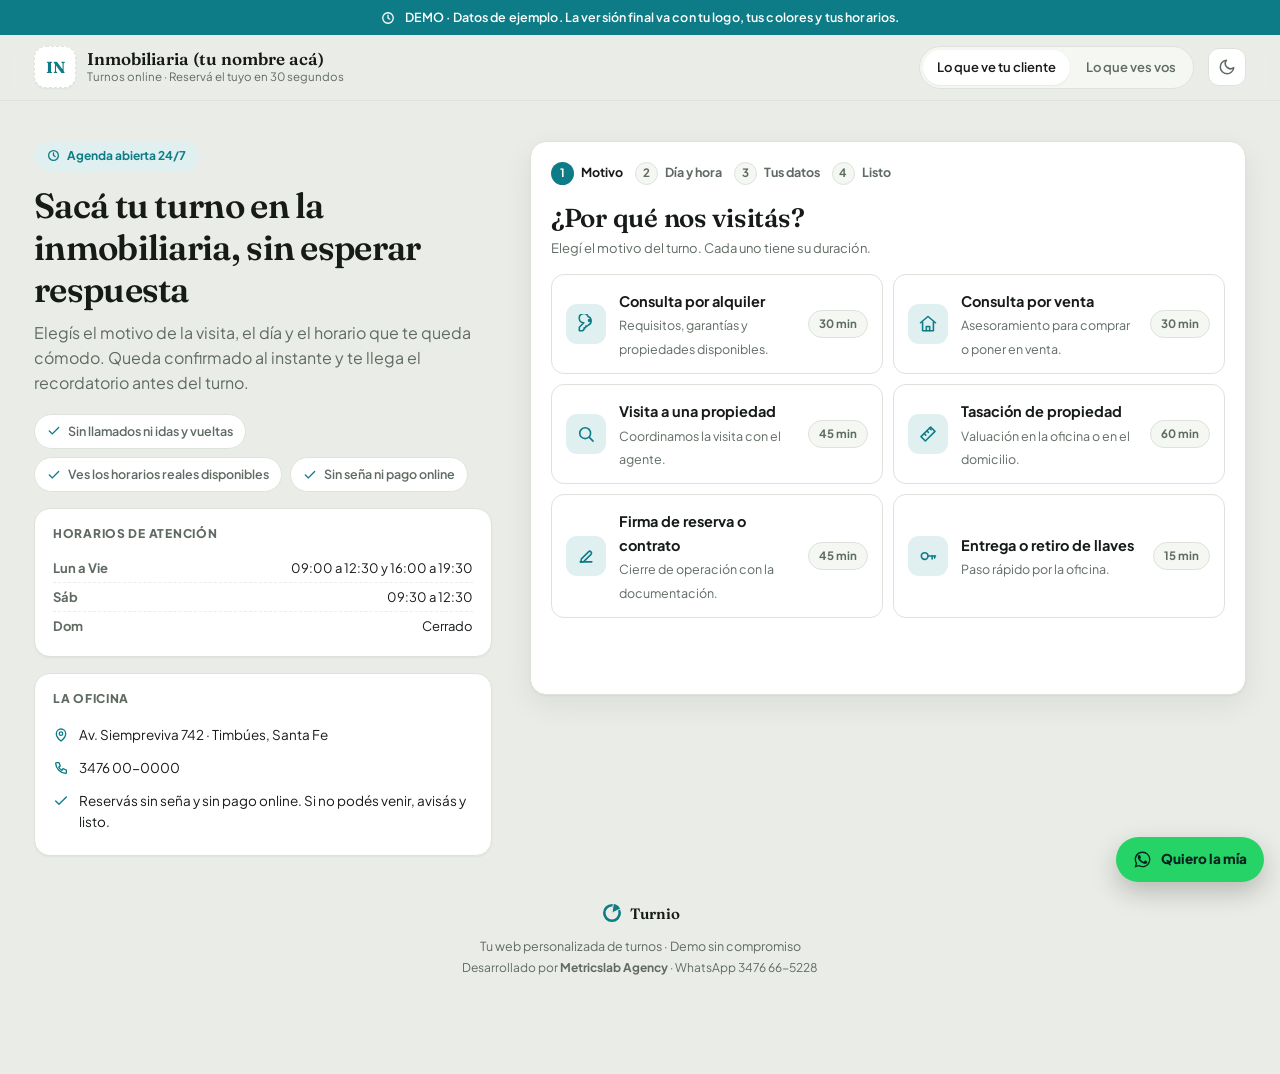
<file: index_10.html>
<!doctype html>
<!--
  TURNIO · Tu web personalizada de turnos
  Demo a medida para inmobiliaria. Servicios, agentes y datos son de ejemplo.
  Sin sena y sin pago: solo agendar turno + panel de gestion.
  (c) Turnio · Desarrollado por Metricslab Agency · WhatsApp 3476 66-5228.
  Prohibida su reproduccion, copia o distribucion total o parcial sin autorizacion.

  ===========================================================
  PERSONALIZACION RAPIDA -> ver el objeto CONFIG al inicio del
  <script> principal (nombre, logo, colores, servicios, agentes).
  Los colores de marca se cambian en :root  --brand / --brand-d
  ===========================================================
-->
<html lang="es">
<head>
<meta charset="UTF-8" />
<meta name="viewport" content="width=device-width, initial-scale=1.0, viewport-fit=cover" />
<title>Turnio · Demo Inmobiliaria · Turnos online 24/7</title>
<meta name="description" content="Demo de Turnio para inmobiliarias: tus clientes reservan turno online 24/7 y vos manejas la agenda, las franjas horarias y los agentes desde tu panel." />
<meta name="author" content="Metricslab Agency" />
<meta name="robots" content="noindex" />
<meta property="og:title" content="Turnio · Turnos online para tu inmobiliaria" />
<meta property="og:description" content="Demo interactiva. Reserva de turnos 24/7 y panel de gestion con agenda por agente." />
<meta property="og:type" content="website" />
<link rel="icon" type="image/svg+xml" href="data:image/svg+xml,%3Csvg xmlns='http://www.w3.org/2000/svg' viewBox='0 0 100 100'%3E%3Cdefs%3E%3Cmask id='c'%3E%3Crect width='100' height='100' fill='white'/%3E%3Cpath d='M50 50 L91.34 29.83' stroke='black' stroke-width='4.5'/%3E%3Cpath d='M50 50 L56.40 4.45' stroke='black' stroke-width='4.5'/%3E%3C/mask%3E%3C/defs%3E%3Cg mask='url(%23c)' fill='%230E7C86' stroke='%230E7C86'%3E%3Ccircle cx='50' cy='50' r='35' fill='none' stroke-width='12'/%3E%3Cpath d='M50 50 L86.85 32.03 A41 41 0 0 0 55.71 9.40 Z'/%3E%3C/g%3E%3C/svg%3E" />
<link rel="preconnect" href="https://fonts.googleapis.com" />
<link rel="preconnect" href="https://fonts.gstatic.com" crossorigin />
<link href="https://fonts.googleapis.com/css2?family=Fraunces:opsz,wght@9..144,400;9..144,500;9..144,600;9..144,700&family=Plus+Jakarta+Sans:wght@400;500;600;700;800&display=swap" rel="stylesheet" />
<meta name="theme-color" content="#eaede7" media="(prefers-color-scheme: light)" />
<meta name="theme-color" content="#131714" media="(prefers-color-scheme: dark)" />
<script>
  (function(){ try{ if(window.matchMedia('(prefers-color-scheme: dark)').matches) document.documentElement.classList.add('dark'); }catch(e){} })()
</script>
<style>
:root{
  --brand:#0E7C86; --brand-d:#0a636b; --brand-ink:#ffffff; --brand-soft:#e0f0f1;
  --bg:#eaede7; --surf:#ffffff; --surf2:#f4f7f2; --txt:#161b17; --mut:#5f6b62;
  --bd:#dde3da; --bd2:#eaefe6;
  --ok:#20794d; --ok-soft:#dff0e6; --warn:#a76a12; --warn-soft:#fbeed5; --dang:#b6392c; --dang-soft:#fae2df;
  --sh:0 1px 2px rgba(20,30,25,.05), 0 10px 30px rgba(20,30,25,.07);
  --sh-s:0 1px 2px rgba(20,30,25,.06);
  --r:16px; --r-s:11px; --max:1300px;
}
html.dark{
  --brand:#37b3bd; --brand-d:#2b98a1; --brand-ink:#06231f; --brand-soft:#15343a;
  --bg:#111512; --surf:#191f1b; --surf2:#212823; --txt:#e9efea; --mut:#98a69e;
  --bd:#2a332d; --bd2:#232b26;
  --ok:#4cc38a; --ok-soft:#12301f; --warn:#e0a42b; --warn-soft:#332612; --dang:#f2705c; --dang-soft:#3a1c18;
  --sh:0 1px 2px rgba(0,0,0,.4), 0 12px 34px rgba(0,0,0,.35);
  --sh-s:0 1px 2px rgba(0,0,0,.4);
}
*{box-sizing:border-box}
html,body{margin:0;padding:0}
body{
  background:var(--bg); color:var(--txt);
  font-family:'Plus Jakarta Sans',system-ui,-apple-system,'Segoe UI',sans-serif;
  font-size:15px; line-height:1.55; -webkit-font-smoothing:antialiased;
  transition:background .25s ease,color .25s ease;
}
h1,h2,h3,h4{font-family:'Fraunces',Georgia,serif; font-weight:600; line-height:1.2; margin:0}
h1{font-size:clamp(26px,4.6vw,40px); letter-spacing:-.02em}
h2{font-size:clamp(20px,3vw,26px); letter-spacing:-.01em}
h3{font-size:17px}
p{margin:0}
a{color:inherit}
button,input,select,textarea{font:inherit;color:inherit}
.wrap{max-width:var(--max); margin:0 auto; padding:0 clamp(16px,3.2vw,34px)}
.mut{color:var(--mut)}
.sm{font-size:13px}
.xs{font-size:12px}
.b{font-weight:700}
.center{text-align:center}
.hide{display:none !important}

/* ---------- barra demo ---------- */
.demobar{background:var(--brand); color:var(--brand-ink); font-size:12.5px; font-weight:600; letter-spacing:.01em}
.demobar .wrap{display:flex; gap:10px; align-items:center; justify-content:center; padding:8px clamp(16px,3.2vw,34px); text-align:center; flex-wrap:wrap}
.demobar svg{flex:none}

/* ---------- header ---------- */
header{position:sticky; top:0; z-index:40; background:color-mix(in srgb,var(--bg) 88%,transparent); backdrop-filter:blur(10px); border-bottom:1px solid var(--bd)}
.hdr{display:flex; align-items:center; gap:14px; padding-top:11px; padding-bottom:11px; min-height:62px}
.brandbox{display:flex; align-items:center; gap:11px; min-width:0}
.logoph{width:42px;height:42px;border-radius:12px;background:var(--surf);border:1px dashed var(--bd);display:grid;place-items:center;flex:none;font-family:'Fraunces',serif;font-weight:700;font-size:16px;color:var(--brand);box-shadow:var(--sh-s)}
.bname{font-family:'Fraunces',serif; font-weight:600; font-size:17px; line-height:1.15; white-space:nowrap; overflow:hidden; text-overflow:ellipsis}
.bsub{font-size:11.5px; color:var(--mut); white-space:nowrap; overflow:hidden; text-overflow:ellipsis}
.spacer{flex:1}
.seg{display:flex; background:var(--surf2); border:1px solid var(--bd); border-radius:99px; padding:3px; gap:2px}
.seg button{border:0;background:transparent;border-radius:99px;padding:7px 14px;font-size:13px;font-weight:600;color:var(--mut);cursor:pointer;white-space:nowrap;transition:.15s}
.seg button.on{background:var(--surf); color:var(--txt); box-shadow:var(--sh-s)}
.iconbtn{width:38px;height:38px;border-radius:11px;border:1px solid var(--bd);background:var(--surf);display:grid;place-items:center;cursor:pointer;color:var(--mut);flex:none;transition:.15s}
.iconbtn:hover{color:var(--txt);border-color:var(--brand)}

/* ---------- generales ---------- */
.card{background:var(--surf); border:1px solid var(--bd); border-radius:var(--r); box-shadow:var(--sh)}
.pad{padding:20px}
.pad-s{padding:14px}
.btn{display:inline-flex;align-items:center;justify-content:center;gap:8px;border:1px solid transparent;background:var(--brand);color:var(--brand-ink);font-weight:700;font-size:14.5px;padding:12px 20px;border-radius:12px;cursor:pointer;transition:.15s;text-decoration:none}
.btn:hover{background:var(--brand-d)}
.btn:disabled{opacity:.45;cursor:not-allowed}
.btn.ghost{background:transparent;color:var(--txt);border-color:var(--bd)}
.btn.ghost:hover{border-color:var(--brand);color:var(--brand);background:transparent}
.btn.soft{background:var(--brand-soft);color:var(--brand);border-color:transparent}
.btn.sm{padding:8px 14px;font-size:13px;border-radius:10px}
.btn.wa{background:#25D366;color:#06231f}
.btn.wa:hover{background:#1eb757}
.pill{display:inline-flex;align-items:center;gap:6px;font-size:11.5px;font-weight:700;padding:4px 10px;border-radius:99px;background:var(--surf2);color:var(--mut);border:1px solid var(--bd)}
.pill.ok{background:var(--ok-soft);color:var(--ok);border-color:transparent}
.pill.warn{background:var(--warn-soft);color:var(--warn);border-color:transparent}
.pill.dang{background:var(--dang-soft);color:var(--dang);border-color:transparent}
.pill.brand{background:var(--brand-soft);color:var(--brand);border-color:transparent}
label.f{display:block;font-size:12.5px;font-weight:700;color:var(--mut);margin:0 0 5px}
input[type=text],input[type=tel],input[type=email],input[type=date],input[type=time],select,textarea{
  width:100%;background:var(--surf2);border:1px solid var(--bd);border-radius:11px;padding:11px 13px;font-size:14.5px;outline:none;transition:.15s}
input:focus,select:focus,textarea:focus{border-color:var(--brand);background:var(--surf);box-shadow:0 0 0 3px color-mix(in srgb,var(--brand) 16%,transparent)}
textarea{resize:vertical;min-height:78px}
.grid2{display:grid;grid-template-columns:1fr 1fr;gap:13px}
.row{display:flex;align-items:center;gap:10px}
.sep{height:1px;background:var(--bd2);margin:16px 0}
.switch{position:relative;width:42px;height:24px;border-radius:99px;background:var(--bd);border:0;cursor:pointer;flex:none;transition:.18s}
.switch:after{content:'';position:absolute;top:3px;left:3px;width:18px;height:18px;border-radius:50%;background:#fff;transition:.18s;box-shadow:0 1px 3px rgba(0,0,0,.3)}
.switch.on{background:var(--brand)}
.switch.on:after{left:21px}
.avat{width:34px;height:34px;border-radius:50%;display:grid;place-items:center;font-size:12.5px;font-weight:800;color:#fff;flex:none}

/* ---------- hero ---------- */
.hero{padding:38px 0 8px}
.hero .kicker{display:inline-flex;align-items:center;gap:7px;font-size:12px;font-weight:700;color:var(--brand);background:var(--brand-soft);padding:6px 13px;border-radius:99px;margin-bottom:14px}
.hero h1{margin-bottom:10px;max-width:19ch;font-size:clamp(25px,3.1vw,35px)}
.hero p.lead{color:var(--mut);font-size:16px;max-width:52ch}
.feats{display:flex;gap:8px;flex-wrap:wrap;margin-top:18px}
.feat{display:flex;align-items:center;gap:7px;font-size:12.5px;font-weight:600;color:var(--mut);background:var(--surf);border:1px solid var(--bd);padding:7px 12px;border-radius:99px}
.feat svg{color:var(--brand)}

/* ---------- wizard ---------- */
.steps{display:flex;align-items:center;gap:6px;margin-bottom:18px;flex-wrap:wrap}
.step{display:flex;align-items:center;gap:7px;font-size:12.5px;font-weight:700;color:var(--mut)}
.step .n{width:23px;height:23px;border-radius:50%;display:grid;place-items:center;background:var(--surf2);border:1px solid var(--bd);font-size:11.5px}
.step.on{color:var(--txt)} .step.on .n{background:var(--brand);color:var(--brand-ink);border-color:transparent}
.step.done .n{background:var(--brand-soft);color:var(--brand);border-color:transparent}
.step .bar{width:16px;height:1.5px;background:var(--bd)}
.opt{display:flex;align-items:center;gap:13px;width:100%;text-align:left;background:var(--surf);border:1.5px solid var(--bd);border-radius:13px;padding:14px;cursor:pointer;transition:.15s;margin-bottom:9px}
.opt:hover{border-color:var(--brand);transform:translateY(-1px)}
.opt.sel{border-color:var(--brand);background:var(--brand-soft)}
.opt .ic{width:40px;height:40px;border-radius:11px;background:var(--brand-soft);color:var(--brand);display:grid;place-items:center;flex:none}
.opt.sel .ic{background:var(--brand);color:var(--brand-ink)}
.opt .t{font-weight:700;font-size:14.5px}
.opt .d{font-size:12.5px;color:var(--mut)}
.days{display:flex;gap:8px;overflow-x:auto;max-width:100%;padding:2px 2px 10px;scrollbar-width:thin;-webkit-overflow-scrolling:touch}
.day{flex:none;width:64px;padding:9px 0;border-radius:12px;border:1.5px solid var(--bd);background:var(--surf);cursor:pointer;text-align:center;transition:.15s}
.day:hover:not(:disabled){border-color:var(--brand)}
.day.sel{background:var(--brand);border-color:var(--brand);color:var(--brand-ink)}
.day:disabled{opacity:.35;cursor:not-allowed}
.day .dw{font-size:10.5px;font-weight:700;text-transform:uppercase;letter-spacing:.04em;opacity:.75}
.day .dn{font-size:19px;font-weight:800;font-family:'Fraunces',serif;line-height:1.15}
.day .dm{font-size:10.5px;opacity:.7}
.slots{display:grid;grid-template-columns:repeat(auto-fill,minmax(92px,1fr));gap:8px}
@media(min-width:760px){
  .days{display:grid;grid-template-columns:repeat(7,minmax(0,1fr));overflow:visible;gap:9px;padding-bottom:4px}
  .day{width:auto}
}
.slot{padding:11px 4px;border-radius:11px;border:1.5px solid var(--bd);background:var(--surf);font-weight:700;font-size:14px;cursor:pointer;transition:.15s}
.slot:hover{border-color:var(--brand);color:var(--brand)}
.slot.sel{background:var(--brand);border-color:var(--brand);color:var(--brand-ink)}
.resume{background:var(--surf2);border:1px solid var(--bd);border-radius:13px;padding:14px}
.resume .l{display:flex;justify-content:space-between;gap:12px;padding:5px 0;font-size:13.5px}
.resume .l span:first-child{color:var(--mut)}
.resume .l span:last-child{font-weight:700;text-align:right}
.okmark{width:64px;height:64px;border-radius:50%;background:var(--ok-soft);color:var(--ok);display:grid;place-items:center;margin:0 auto 14px}

/* ---------- panel ---------- */
.ptabs{display:flex;gap:6px;overflow-x:auto;padding-bottom:2px;margin-bottom:16px}
.ptab{flex:none;border:1px solid var(--bd);background:var(--surf);border-radius:99px;padding:8px 15px;font-size:13px;font-weight:700;color:var(--mut);cursor:pointer;transition:.15s;display:flex;align-items:center;gap:7px}
.ptab.on{background:var(--txt);color:var(--bg);border-color:transparent}
.kpis{display:grid;grid-template-columns:repeat(auto-fit,minmax(158px,1fr));gap:11px;margin-bottom:16px}
.kpi{background:var(--surf);border:1px solid var(--bd);border-radius:13px;padding:13px 14px}
.kpi .v{font-family:'Fraunces',serif;font-size:25px;font-weight:600;line-height:1.1}
.kpi .k{font-size:11.5px;color:var(--mut);font-weight:600}
.appt{display:flex;gap:12px;align-items:flex-start;padding:13px;border:1px solid var(--bd);border-radius:13px;background:var(--surf);margin-bottom:9px}
.appt.cancel{opacity:.55}
.appt.block{background:repeating-linear-gradient(45deg,var(--surf2),var(--surf2) 8px,transparent 8px,transparent 16px)}
.appt .hh{font-family:'Fraunces',serif;font-size:18px;font-weight:600;width:56px;flex:none;line-height:1.2}
.appt .hh small{display:block;font-family:'Plus Jakarta Sans',sans-serif;font-size:10.5px;color:var(--mut);font-weight:600}
.hrow{display:flex;align-items:center;gap:10px;padding:11px 0;border-bottom:1px solid var(--bd2);flex-wrap:wrap}
.hrow:last-child{border-bottom:0}
.hrow .dname{width:88px;font-weight:700;font-size:13.5px;flex:none;text-transform:capitalize}
.blk{display:flex;align-items:center;gap:6px;background:var(--surf2);border:1px solid var(--bd);border-radius:10px;padding:5px 8px}
.blk input[type=time]{width:96px;padding:5px 7px;font-size:13px;border-radius:7px;background:var(--surf)}
.xbtn{border:0;background:transparent;color:var(--mut);cursor:pointer;font-size:16px;line-height:1;padding:2px 4px;border-radius:6px}
.xbtn:hover{color:var(--dang);background:var(--dang-soft)}
.note{background:var(--brand-soft);border-radius:13px;padding:13px 15px;font-size:13.5px;color:var(--txt);display:flex;gap:11px;align-items:flex-start}
.note svg{color:var(--brand);flex:none;margin-top:2px}
.tbl{width:100%;border-collapse:collapse;font-size:13.5px}
.tbl th{text-align:left;font-size:11.5px;color:var(--mut);text-transform:uppercase;letter-spacing:.05em;padding:0 10px 9px;font-weight:700}
.tbl td{padding:11px 10px;border-top:1px solid var(--bd2);vertical-align:middle}

/* ---------- whatsapp cta ---------- */
#wafab{position:fixed;right:16px;bottom:18px;z-index:60;display:flex;align-items:center;gap:9px;background:#25D366;color:#06231f;font-weight:800;font-size:13.5px;padding:12px 17px;border-radius:99px;text-decoration:none;box-shadow:0 10px 26px rgba(0,0,0,.22);transition:.18s}
#wafab:hover{transform:translateY(-2px)}
#cta{position:fixed;inset:0;z-index:90;background:rgba(10,16,13,.55);backdrop-filter:blur(3px);display:grid;place-items:end center;padding:18px;opacity:0;transition:opacity .25s ease}
#cta.on{opacity:1}
#cta .box{background:var(--surf);border:1px solid var(--bd);border-radius:20px;padding:22px;max-width:400px;width:100%;box-shadow:0 20px 60px rgba(0,0,0,.3);transform:translateY(16px);transition:transform .28s cubic-bezier(.2,.8,.3,1);position:relative;text-align:center}
#cta.on .box{transform:none}
#cta .x{position:absolute;top:10px;right:12px;border:0;background:transparent;color:var(--mut);font-size:23px;line-height:1;cursor:pointer}
#cta h3{font-size:20px;margin-bottom:7px}
#cta p{color:var(--mut);font-size:14px;margin-bottom:16px}
#cta .btn{width:100%}
#cta .later{margin-top:9px;border:0;background:transparent;color:var(--mut);font-size:12.5px;font-weight:600;cursor:pointer;text-decoration:underline}
@media(min-width:560px){#cta{place-items:center}}

/* ---------- layout 2 columnas ---------- */
.split{display:grid;grid-template-columns:1fr;gap:20px;align-items:start}
.split>*{min-width:0}
.pmain,.sideinfo,#wizard{min-width:0}
.side{display:flex;flex-direction:column;gap:16px}
.sideinfo{display:flex;flex-direction:column;gap:16px}
.optgrid{display:grid;grid-template-columns:1fr;gap:10px}
.opt{margin-bottom:0;height:100%}
.infocard{background:var(--surf);border:1px solid var(--bd);border-radius:var(--r);padding:16px 18px;box-shadow:var(--sh-s)}
.infocard .t{font-size:12px;font-weight:800;letter-spacing:.06em;text-transform:uppercase;color:var(--mut);margin-bottom:10px}
.iline{display:flex;gap:10px;align-items:flex-start;padding:6px 0;font-size:13.5px}
.iline svg{color:var(--brand);flex:none;margin-top:2px}
.iline b{font-weight:700}
.hpub{display:flex;justify-content:space-between;gap:14px;font-size:13px;padding:4px 0;border-bottom:1px dashed var(--bd2)}
.hpub:last-child{border-bottom:0}
.hpub span:first-child{color:var(--mut);font-weight:700;white-space:nowrap}
.hpub span:last-child{text-align:right}
.prox{display:flex;gap:10px;align-items:center;padding:9px 0;border-bottom:1px solid var(--bd2);font-size:13px}
.prox:last-child{border-bottom:0}
.prox .d{width:44px;flex:none;text-align:center;background:var(--surf2);border-radius:9px;padding:4px 0;line-height:1.1}
.prox .d b{display:block;font-family:'Fraunces',serif;font-size:15px}
.prox .d small{font-size:9.5px;color:var(--mut);text-transform:uppercase;letter-spacing:.04em}
@media(min-width:1000px){
  .split{grid-template-columns:minmax(310px,.82fr) 1.18fr;gap:30px}
  .side{position:sticky;top:84px}
  .optgrid{grid-template-columns:1fr 1fr}
  #wizard{min-height:470px}
  .kpis{grid-template-columns:repeat(2,1fr)}
  .panel-split .side{position:sticky;top:84px}
}
@media(min-width:1240px){
  .split{grid-template-columns:minmax(330px,.78fr) 1.22fr;gap:38px}
  .kpis{grid-template-columns:repeat(4,1fr)}
}
@media(min-width:1000px){
  .pnav{flex-direction:column;overflow:visible;gap:7px;margin-bottom:0}
  .pnav .ptab{width:100%;justify-content:flex-start;border-radius:12px;padding:11px 15px}
}
@media(max-width:999px){
  .side{display:contents}
  .side .hero{order:1;padding-bottom:0}
  #wizard{order:2}
  .sideinfo{order:3;display:flex;flex-direction:column;gap:16px}
  .pnav{order:1;margin-bottom:0}
  .pmain{order:2}
  .panel-split .side .infocard{display:none}
}
footer{padding:34px 0 96px;color:var(--mut);font-size:12.5px}
.tio{display:inline-flex;align-items:center;gap:7px;font-family:'Fraunces',serif;font-weight:600;color:var(--txt);font-size:15px}

@media(max-width:760px){
  .grid2{grid-template-columns:1fr}
  .kpis{grid-template-columns:1fr 1fr}
  .hdr{flex-wrap:wrap;padding-top:10px;padding-bottom:10px;gap:10px}
  .brandbox{flex:1;min-width:0}
  .hdr .spacer{display:none}
  .seg{width:100%;order:3}
  .seg button{flex:1}
  .hero{padding:26px 0 4px}
  .pad{padding:16px}
  .appt .hh{width:50px;font-size:16px}
  .hrow .dname{width:100%}
}
</style>
</head>
<body>

<div class="demobar">
  <div class="wrap">
    <svg width="14" height="14" viewBox="0 0 24 24" fill="none" stroke="currentColor" stroke-width="2.2" stroke-linecap="round"><circle cx="12" cy="12" r="9"/><path d="M12 7v5l3 2"/></svg>
    <span id="demotxt">DEMO · Datos de ejemplo. La versión final va con tu logo, tus colores y tus horarios.</span>
  </div>
</div>

<header>
  <div class="wrap hdr">
    <div class="brandbox">
      <div class="logoph" id="logoph" title="Acá va el logo de la inmobiliaria">IN</div>
      <div style="min-width:0">
        <div class="bname" id="bname">Inmobiliaria (tu nombre acá)</div>
        <div class="bsub" id="bsub">Turnos online · Reservá el tuyo en 30 segundos</div>
      </div>
    </div>
    <div class="spacer"></div>
    <div class="seg" role="tablist">
      <button id="tab-cli" class="on">Lo que ve tu cliente</button>
      <button id="tab-pan">Lo que ves vos</button>
    </div>
    <button class="iconbtn" id="theme" aria-label="Cambiar tema">
      <svg id="ic-moon" width="18" height="18" viewBox="0 0 24 24" fill="none" stroke="currentColor" stroke-width="2" stroke-linecap="round" stroke-linejoin="round"><path d="M21 12.8A9 9 0 1 1 11.2 3a7 7 0 0 0 9.8 9.8z"/></svg>
      <svg id="ic-sun" class="hide" width="18" height="18" viewBox="0 0 24 24" fill="none" stroke="currentColor" stroke-width="2" stroke-linecap="round"><circle cx="12" cy="12" r="4.2"/><path d="M12 2v2M12 20v2M2 12h2M20 12h2M4.9 4.9l1.5 1.5M17.6 17.6l1.5 1.5M19.1 4.9l-1.5 1.5M6.4 17.6l-1.5 1.5"/></svg>
    </button>
  </div>
</header>

<!-- ============ VISTA CLIENTE ============ -->
<main id="view-cli">
  <section class="wrap" style="padding-top:clamp(22px,3.4vw,40px);padding-bottom:12px">
   <div class="split">
    <aside class="side">
      <div class="hero" style="padding:0">
      <span class="kicker">
        <svg width="13" height="13" viewBox="0 0 24 24" fill="none" stroke="currentColor" stroke-width="2.4" stroke-linecap="round"><circle cx="12" cy="12" r="9"/><path d="M12 7v5l3 2"/></svg>
        Agenda abierta 24/7
      </span>
      <h1>Sacá tu turno en la inmobiliaria, sin esperar respuesta</h1>
      <p class="lead">Elegís el motivo de la visita, el día y el horario que te queda cómodo. Queda confirmado al instante y te llega el recordatorio antes del turno.</p>
      <div class="feats">
        <span class="feat"><svg width="14" height="14" viewBox="0 0 24 24" fill="none" stroke="currentColor" stroke-width="2.3" stroke-linecap="round"><path d="M20 6L9 17l-5-5"/></svg> Sin llamados ni idas y vueltas</span>
        <span class="feat"><svg width="14" height="14" viewBox="0 0 24 24" fill="none" stroke="currentColor" stroke-width="2.3" stroke-linecap="round"><path d="M20 6L9 17l-5-5"/></svg> Ves los horarios reales disponibles</span>
        <span class="feat"><svg width="14" height="14" viewBox="0 0 24 24" fill="none" stroke="currentColor" stroke-width="2.3" stroke-linecap="round"><path d="M20 6L9 17l-5-5"/></svg> Sin seña ni pago online</span>
      </div>
      </div>

      <div class="sideinfo">
      <div class="infocard">
        <div class="t">Horarios de atención</div>
        <div id="horpub"></div>
      </div>

      <div class="infocard">
        <div class="t">La oficina</div>
        <div class="iline"><svg width="16" height="16" viewBox="0 0 24 24" fill="none" stroke="currentColor" stroke-width="2" stroke-linecap="round" stroke-linejoin="round"><path d="M12 21s7-5.6 7-11a7 7 0 1 0-14 0c0 5.4 7 11 7 11z"/><circle cx="12" cy="10" r="2.6"/></svg><span id="idir"></span></div>
        <div class="iline"><svg width="16" height="16" viewBox="0 0 24 24" fill="none" stroke="currentColor" stroke-width="2" stroke-linecap="round" stroke-linejoin="round"><path d="M5 4h4l2 5-2.5 1.5a11 11 0 0 0 5 5L15 13l5 2v4a1 1 0 0 1-1.1 1A16 16 0 0 1 4 5.1 1 1 0 0 1 5 4z"/></svg><span id="itel"></span></div>
        <div class="iline"><svg width="16" height="16" viewBox="0 0 24 24" fill="none" stroke="currentColor" stroke-width="2" stroke-linecap="round" stroke-linejoin="round"><path d="M20 6L9 17l-5-5"/></svg><span>Reservás sin seña y sin pago online. Si no podés venir, avisás y listo.</span></div>
      </div>
      </div>
    </aside>

    <div class="card pad" id="wizard">
      <div class="steps" id="steps"></div>
      <div id="stepbody"></div>
      <div class="row" id="navrow" style="margin-top:18px;justify-content:space-between">
        <button class="btn ghost sm" id="back">Volver</button>
        <button class="btn" id="next">Continuar</button>
      </div>
    </div>
   </div>
  </section>
</main>

<!-- ============ VISTA PANEL ============ -->
<main id="view-pan" class="hide">
  <section class="wrap" style="padding-top:24px">
    <div class="row" style="justify-content:space-between;align-items:flex-end;flex-wrap:wrap;gap:12px;margin-bottom:16px">
      <div>
        <h2>Panel de gestión</h2>
        <p class="mut sm">Esto lo ves solo vos. Desde acá manejás la agenda, las franjas horarias y los agentes.</p>
      </div>
      <span class="pill brand">
        <svg width="12" height="12" viewBox="0 0 24 24" fill="none" stroke="currentColor" stroke-width="2.4" stroke-linecap="round"><rect x="3" y="11" width="18" height="10" rx="2"/><path d="M8 11V7a4 4 0 0 1 8 0v4"/></svg>
        Acceso privado
      </span>
    </div>

    <div class="split panel-split">
      <aside class="side">
        <div class="ptabs pnav" id="ptabs">
          <button class="ptab on" data-p="agenda">Agenda</button>
          <button class="ptab" data-p="horarios">Horarios y franjas</button>
          <button class="ptab" data-p="agentes">Agentes</button>
          <button class="ptab" data-p="servicios">Tipos de turno</button>
        </div>
        <div class="infocard">
          <div class="t">Próximos turnos</div>
          <div id="proxwrap"></div>
        </div>
      </aside>

      <div class="pmain">
        <div class="kpis" id="kpis"></div>
        <div id="panelbody"></div>
      </div>
    </div>
  </section>
</main>

<footer>
  <div class="wrap center">
    <div class="tio">
      <svg width="22" height="22" viewBox="0 0 100 100"><defs><mask id="tiomask"><rect width="100" height="100" fill="white"/><path d="M50 50 L91.34 29.83" stroke="black" stroke-width="4.5"/><path d="M50 50 L56.40 4.45" stroke="black" stroke-width="4.5"/></mask></defs><g mask="url(#tiomask)" fill="currentColor" stroke="currentColor" style="color:var(--brand)"><circle cx="50" cy="50" r="35" fill="none" stroke-width="12"/><path d="M50 50 L86.85 32.03 A41 41 0 0 0 55.71 9.40 Z"/></g></svg>
      Turnio
    </div>
    <p style="margin-top:7px">Tu web personalizada de turnos · Demo sin compromiso</p>
    <p style="margin-top:3px" class="xs">Desarrollado por <strong>Metricslab Agency</strong> · WhatsApp 3476 66-5228</p>
  </div>
</footer>

<a id="wafab" href="#" target="_blank" rel="noopener">
  <svg width="19" height="19" viewBox="0 0 24 24" fill="currentColor"><path d="M17.47 14.38c-.3-.15-1.76-.87-2.03-.97-.27-.1-.47-.15-.67.15-.2.3-.77.97-.94 1.17-.17.2-.35.22-.65.07-.3-.15-1.25-.46-2.39-1.47-.88-.79-1.48-1.76-1.65-2.06-.17-.3-.02-.46.13-.61.13-.13.3-.35.45-.52.15-.17.2-.3.3-.5.1-.2.05-.37-.02-.52-.07-.15-.67-1.61-.92-2.21-.24-.58-.49-.5-.67-.51h-.57c-.2 0-.52.07-.79.37-.27.3-1.04 1.01-1.04 2.47s1.07 2.86 1.22 3.06c.15.2 2.1 3.2 5.08 4.49.71.31 1.26.49 1.69.63.71.23 1.36.19 1.87.12.57-.09 1.76-.72 2.01-1.41.25-.7.25-1.29.17-1.42-.07-.13-.27-.2-.57-.35z"/><path d="M12.04 2C6.58 2 2.13 6.45 2.13 11.91c0 1.75.46 3.46 1.32 4.96L2 22l5.25-1.38a9.86 9.86 0 0 0 4.79 1.22h.01c5.46 0 9.91-4.45 9.91-9.91 0-2.65-1.03-5.14-2.9-7.01A9.82 9.82 0 0 0 12.04 2zm0 18.13h-.01a8.2 8.2 0 0 1-4.18-1.15l-.3-.18-3.12.82.83-3.04-.2-.31a8.17 8.17 0 0 1-1.25-4.36c0-4.54 3.7-8.24 8.24-8.24 2.2 0 4.27.86 5.83 2.42a8.18 8.18 0 0 1 2.41 5.83c0 4.54-3.7 8.24-8.25 8.24z"/></svg>
  Quiero la mía
</a>
<script>
(function(){
'use strict';

/* =======================================================================
   CONFIG  ·  todo lo personalizable de la demo, en un solo lugar
   ======================================================================= */
var CONFIG = {
  nombre:      'Inmobiliaria (tu nombre acá)',
  iniciales:   'IN',
  subtitulo:   'Turnos online · Reservá el tuyo en 30 segundos',
  direccion:   'Av. Siempreviva 742 · Timbúes, Santa Fe',
  telefono:    '3476 00-0000',
  waLucas:     '5493476665228',
  waMensaje:   '¡Hola Lucas! Vi la demo de Turnio para la inmobiliaria y quiero saber cómo seguir con la versión final.'
};

/* ---------- iconos ---------- */
var IC = {
  llave:'<path d="M14.5 3a5.5 5.5 0 1 0-5.1 7.5L4 15.9V20h4.1l1.6-1.6v-2h2v-2h2l1.2-1.2A5.5 5.5 0 0 0 14.5 3z"/><circle cx="16.2" cy="7.8" r="1.1" fill="currentColor"/>',
  casa:'<path d="M3 10.5 12 3l9 7.5"/><path d="M5.5 9.6V20h13V9.6"/><path d="M10 20v-5h4v5"/>',
  lupa:'<circle cx="11" cy="11" r="6.5"/><path d="M16 16l4.5 4.5"/>',
  regla:'<path d="M3.6 15.2 15.2 3.6l5.2 5.2L8.8 20.4z"/><path d="M7.4 11.4l1.9 1.9M10.6 8.2l1.9 1.9M13.8 5l1.9 1.9"/>',
  firma:'<path d="M5 19h14"/><path d="M6.5 15.5 15 7a2.1 2.1 0 1 1 3 3l-8.5 8.5-3.8.9z"/>',
  llavero:'<circle cx="8" cy="12" r="4"/><path d="M12 12h9"/><path d="M17 12v3.5M20 12v2.5"/>',
  reloj:'<circle cx="12" cy="12" r="9"/><path d="M12 7v5l3 2"/>',
  user:'<circle cx="12" cy="8" r="3.6"/><path d="M4.5 20c1.2-3.6 4-5.4 7.5-5.4S18.3 16.4 19.5 20"/>'
};
function svg(p,s){ return '<svg width="'+(s||20)+'" height="'+(s||20)+'" viewBox="0 0 24 24" fill="none" stroke="currentColor" stroke-width="1.9" stroke-linecap="round" stroke-linejoin="round">'+p+'</svg>'; }

/* =======================================================================
   DATOS DE LA DEMO  (en memoria: se reinician al recargar la página)
   ======================================================================= */
var DB = {
  servicios:[
    {id:'s1', n:'Consulta por alquiler',       d:'Requisitos, garantías y propiedades disponibles.', dur:30, ic:IC.llave,   on:true},
    {id:'s2', n:'Consulta por venta',          d:'Asesoramiento para comprar o poner en venta.',     dur:30, ic:IC.casa,    on:true},
    {id:'s3', n:'Visita a una propiedad',      d:'Coordinamos la visita con el agente.',             dur:45, ic:IC.lupa,    on:true},
    {id:'s4', n:'Tasación de propiedad',       d:'Valuación en la oficina o en el domicilio.',       dur:60, ic:IC.regla,   on:true},
    {id:'s5', n:'Firma de reserva o contrato', d:'Cierre de operación con la documentación.',        dur:45, ic:IC.firma,   on:true},
    {id:'s6', n:'Entrega o retiro de llaves',  d:'Paso rápido por la oficina.',                      dur:15, ic:IC.llavero, on:true}
  ],
  agentes:[
    {id:'a1', n:'Agente titular',  rol:'Corredor/a a cargo', color:'#0E7C86', on:true,  hor:null},
    {id:'a2', n:'Martín G.',       rol:'Agente inmobiliario', color:'#7c5cbf', on:false, hor:null},
    {id:'a3', n:'Carla D.',        rol:'Agente inmobiliaria', color:'#c2703d', on:false, hor:null}
  ],
  turnos:[]
};

function horarioBase(){
  var h={};
  for(var d=0;d<7;d++){
    if(d===0)      h[d]={on:false, bl:[]};
    else if(d===6) h[d]={on:true,  bl:[{a:'09:30',b:'12:30'}]};
    else           h[d]={on:true,  bl:[{a:'09:00',b:'12:30'},{a:'16:00',b:'19:30'}]};
  }
  return h;
}
DB.agentes.forEach(function(a){ a.hor=horarioBase(); });
DB.agentes[1].hor[6]={on:false,bl:[]};

/* ---------- helpers de fecha ---------- */
var DIAS=['domingo','lunes','martes','miércoles','jueves','viernes','sábado'];
var DIAS3=['dom','lun','mar','mié','jue','vie','sáb'];
var MESES=['enero','febrero','marzo','abril','mayo','junio','julio','agosto','septiembre','octubre','noviembre','diciembre'];
var MES3=['ene','feb','mar','abr','may','jun','jul','ago','sep','oct','nov','dic'];
function iso(d){ return d.getFullYear()+'-'+String(d.getMonth()+1).padStart(2,'0')+'-'+String(d.getDate()).padStart(2,'0'); }
function fromIso(s){ var p=s.split('-'); return new Date(+p[0],+p[1]-1,+p[2]); }
function addDays(d,n){ var x=new Date(d.getTime()); x.setDate(x.getDate()+n); return x; }
function hm(s){ var p=s.split(':'); return (+p[0])*60+(+p[1]); }
function mh(m){ return String(Math.floor(m/60)).padStart(2,'0')+':'+String(m%60).padStart(2,'0'); }
function fechaLarga(s){ var d=fromIso(s); return DIAS[d.getDay()]+' '+d.getDate()+' de '+MESES[d.getMonth()]; }
function cap(s){ return s.charAt(0).toUpperCase()+s.slice(1); }
function uid(){ return 't'+Math.random().toString(36).slice(2,8); }

var HOY = new Date(); HOY.setHours(0,0,0,0);
var AHORA = new Date();

function agentesOn(){ return DB.agentes.filter(function(a){return a.on;}); }
function serviciosOn(){ return DB.servicios.filter(function(s){return s.on;}); }
function agente(id){ for(var i=0;i<DB.agentes.length;i++) if(DB.agentes[i].id===id) return DB.agentes[i]; return null; }
function servicio(id){ for(var i=0;i<DB.servicios.length;i++) if(DB.servicios[i].id===id) return DB.servicios[i]; return null; }

/* ---------- disponibilidad ---------- */
function slots(ag, fecha, dur){
  var cfg = ag.hor[fromIso(fecha).getDay()];
  if(!cfg || !cfg.on) return [];
  var ocup = DB.turnos.filter(function(t){ return t.fecha===fecha && t.ag===ag.id && t.estado!=='cancelado'; })
                      .map(function(t){ return [hm(t.hora), hm(t.hora)+t.dur]; });
  var esHoy = (fecha===iso(AHORA));
  var minNow = AHORA.getHours()*60+AHORA.getMinutes()+60;
  var out=[];
  cfg.bl.forEach(function(b){
    var a=hm(b.a), z=hm(b.b);
    for(var t=a; t+dur<=z; t+=30){
      if(esHoy && t<minNow) continue;
      var choca=false;
      for(var i=0;i<ocup.length;i++){ if(t < ocup[i][1] && t+dur > ocup[i][0]) choca=true; }
      if(!choca) out.push(t);
    }
  });
  return out;
}
function hayHueco(ag,fecha,dur){ return slots(ag,fecha,dur).length>0; }

/* ---------- turnos de ejemplo ---------- */
(function seed(){
  var ej=[
    [0,'09:30','s1','Lucía Benítez','3476 42-5566','Consulta por un 2 ambientes'],
    [0,'11:00','s3','Gonzalo Sosa','3476 47-1180','Visita al PH de calle San Martín'],
    [0,'17:30','s2','Marta Ibáñez','3476 40-2255',''],
    [1,'10:00','s3','Sofía Ledesma','3476 41-2233','Quiere ver el depto de 2 amb. de calle Mitre'],
    [1,'16:30','s1','Ramiro Paz','3476 55-8890',''],
    [2,'09:30','s4','Familia Duarte','3476 44-1120','Tasación de la casa de Barrio Norte'],
    [2,'17:00','s2','Nicolás Ferrer','341 615-3390',''],
    [3,'11:00','s5','Vanina Ruiz','3476 40-7788','Firma de reserva'],
    [4,'16:00','s3','Julián Vega','3476 43-9021','']
  ];
  ej.forEach(function(e){
    var f = iso(addDays(HOY,e[0]));
    var s = servicio(e[2]);
    DB.turnos.push({id:uid(), fecha:f, hora:e[1], dur:s.dur, sv:s.id, ag:'a1',
                    cli:e[3], tel:e[4], mail:'', nota:e[5], estado:'confirmado', tipo:'turno'});
  });
})();

/* =======================================================================
   ESTADO DE LA APP
   ======================================================================= */
var app = { vista:'cli', paso:0, sv:null, ag:null, fecha:null, hora:null,
            datos:{n:'',tel:'',mail:'',nota:''}, ultimo:null, panel:'agenda', panelFecha:iso(HOY) };

function pasos(){
  var p=['sv'];
  if(agentesOn().length>1) p.push('ag');
  p.push('fh','datos','ok');
  return p;
}
var TITULOS={sv:'Motivo',ag:'Agente',fh:'Día y hora',datos:'Tus datos',ok:'Listo'};

var $ = function(s){ return document.querySelector(s); };

/* =======================================================================
   WIZARD DE RESERVA
   ======================================================================= */
function renderSteps(){
  var P=pasos(), h='';
  P.forEach(function(k,i){
    var cl = i===app.paso ? 'on' : (i<app.paso ? 'done':'');
    h += '<div class="step '+cl+'"><span class="n">'+(i<app.paso?'✓':(i+1))+'</span>'+TITULOS[k]+'</div>';
    if(i<P.length-1) h+='<span class="bar"></span>';
  });
  $('#steps').innerHTML=h;
}

function renderPaso(){
  var P=pasos(), k=P[app.paso], b=$('#stepbody'), h='';

  if(k==='sv'){
    h='<h2 style="margin-bottom:4px">¿Por qué nos visitás?</h2><p class="mut sm" style="margin-bottom:16px">Elegí el motivo del turno. Cada uno tiene su duración.</p><div class="optgrid">';
    serviciosOn().forEach(function(s){
      h+='<button class="opt '+(app.sv===s.id?'sel':'')+'" data-sv="'+s.id+'">'
        +'<span class="ic">'+svg(s.ic)+'</span>'
        +'<span style="flex:1"><span class="t">'+s.n+'</span><br><span class="d">'+s.d+'</span></span>'
        +'<span class="pill">'+s.dur+' min</span></button>';
    });
    h+='</div>';
  }

  if(k==='ag'){
    h='<h2 style="margin-bottom:4px">¿Con qué agente?</h2><p class="mut sm" style="margin-bottom:16px">Cada agente tiene su propia agenda y sus horarios.</p><div class="optgrid">';
    agentesOn().forEach(function(a){
      var ini=a.n.split(' ').map(function(x){return x[0];}).join('').slice(0,2).toUpperCase();
      h+='<button class="opt '+(app.ag===a.id?'sel':'')+'" data-ag="'+a.id+'">'
        +'<span class="avat" style="background:'+a.color+'">'+ini+'</span>'
        +'<span style="flex:1"><span class="t">'+a.n+'</span><br><span class="d">'+a.rol+'</span></span></button>';
    });
    h+='<button class="opt '+(app.ag==='cualquiera'?'sel':'')+'" data-ag="cualquiera">'
      +'<span class="ic">'+svg(IC.reloj)+'</span>'
      +'<span style="flex:1"><span class="t">El primero disponible</span><br><span class="d">Me acomodo al horario que haya antes.</span></span></button></div>';
  }

  if(k==='fh'){
    var sv=servicio(app.sv);
    h='<h2 style="margin-bottom:4px">Elegí el día</h2><p class="mut sm" style="margin-bottom:14px">'+sv.n+' · '+sv.dur+' minutos'+(app.ag&&app.ag!=='cualquiera'?' · con '+agente(app.ag).n:'')+'</p><div class="days" id="days"></div>';
    h+='<div id="slotwrap" style="margin-top:6px"></div>';
  }

  if(k==='datos'){
    h='<h2 style="margin-bottom:4px">Tus datos</h2><p class="mut sm" style="margin-bottom:16px">Solo para confirmarte el turno y avisarte si hay algún cambio.</p>'
     +'<div class="grid2"><div><label class="f">Nombre y apellido *</label><input id="i-n" type="text" placeholder="Ej: María Gómez" value="'+app.datos.n+'"></div>'
     +'<div><label class="f">Teléfono / WhatsApp *</label><input id="i-tel" type="tel" placeholder="Ej: 3476 44-1234" value="'+app.datos.tel+'"></div></div>'
     +'<div style="margin-top:13px"><label class="f">Email (opcional)</label><input id="i-mail" type="email" placeholder="Para el recordatorio por mail" value="'+app.datos.mail+'"></div>'
     +'<div style="margin-top:13px"><label class="f">¿Algo que nos quieras contar? (opcional)</label><textarea id="i-nota" placeholder="Ej: me interesa el depto de 2 ambientes de calle Mitre">'+app.datos.nota+'</textarea></div>'
     +'<div class="sep"></div><div class="resume">'+resumenHtml()+'</div>';
  }

  if(k==='ok'){
    var t=app.ultimo, a=agente(t.ag), s=servicio(t.sv);
    h='<div class="center" style="padding:6px 0 4px">'
     +'<div class="okmark"><svg width="30" height="30" viewBox="0 0 24 24" fill="none" stroke="currentColor" stroke-width="2.6" stroke-linecap="round" stroke-linejoin="round"><path d="M20 6L9 17l-5-5"/></svg></div>'
     +'<h2>¡Turno confirmado!</h2>'
     +'<p class="mut sm" style="margin:6px auto 18px;max-width:44ch">Te esperamos en la oficina. Vas a recibir un recordatorio 24 horas antes por WhatsApp y por mail.</p></div>'
     +'<div class="resume">'
     +'<div class="l"><span>Motivo</span><span>'+s.n+'</span></div>'
     +'<div class="l"><span>Día</span><span>'+cap(fechaLarga(t.fecha))+'</span></div>'
     +'<div class="l"><span>Hora</span><span>'+t.hora+' hs ('+t.dur+' min)</span></div>'
     +'<div class="l"><span>Te atiende</span><span>'+a.n+'</span></div>'
     +'<div class="l"><span>A nombre de</span><span>'+t.cli+'</span></div>'
     +'<div class="l"><span>Dónde</span><span>'+CONFIG.direccion+'</span></div>'
     +'<div class="l"><span>A pagar ahora</span><span style="color:var(--ok)">Nada · sin seña</span></div>'
     +'</div>'
     +'<div class="row" style="margin-top:14px;gap:9px;flex-wrap:wrap">'
     +'<button class="btn ghost sm" id="ics">Agendar en mi calendario</button>'
     +'<button class="btn soft sm" id="otro">Sacar otro turno</button></div>'
     +'<div class="note" style="margin-top:16px">'+svg(IC.reloj,17)+'<div><strong>Así de simple lo vive tu cliente.</strong> No te escribió, no esperó respuesta y el turno ya está cargado en tu agenda. Mirá cómo lo ves vos en la pestaña <em>“Lo que ves vos”</em>.</div></div>';
  }

  b.innerHTML=h;
  if(k==='fh') renderDias();

  var P2=pasos();
  $('#back').style.visibility = (app.paso===0 || k==='ok') ? 'hidden':'visible';
  $('#next').classList.toggle('hide', k==='ok' || k==='sv' || k==='ag' || (k==='fh' && !app.hora));
  $('#next').textContent = (k==='datos') ? 'Confirmar turno' : 'Continuar';
  $('#navrow').classList.toggle('hide', k==='ok');
}

function resumenHtml(){
  var s=servicio(app.sv), a=agente(app.ag)||{n:'—'};
  return '<div class="l"><span>Motivo</span><span>'+s.n+'</span></div>'
        +'<div class="l"><span>Día y hora</span><span>'+cap(fechaLarga(app.fecha))+' · '+app.hora+' hs</span></div>'
        +'<div class="l"><span>Te atiende</span><span>'+a.n+'</span></div>'
        +'<div class="l"><span>Duración</span><span>'+s.dur+' min</span></div>'
        +'<div class="l"><span>A pagar ahora</span><span style="color:var(--ok)">Nada · sin seña</span></div>';
}

function agenteParaFecha(fecha,dur){
  if(app.ag && app.ag!=='cualquiera') return agente(app.ag);
  var list=agentesOn();
  for(var i=0;i<list.length;i++) if(hayHueco(list[i],fecha,dur)) return list[i];
  return list[0];
}

function renderDias(){
  var sv=servicio(app.sv), h='';
  for(var i=0;i<21;i++){
    var d=addDays(HOY,i), f=iso(d);
    var libre = (app.ag && app.ag!=='cualquiera')
      ? hayHueco(agente(app.ag),f,sv.dur)
      : agentesOn().some(function(a){ return hayHueco(a,f,sv.dur); });
    h+='<button class="day '+(app.fecha===f?'sel':'')+'" data-f="'+f+'" '+(libre?'':'disabled')+'>'
      +'<div class="dw">'+(i===0?'hoy':DIAS3[d.getDay()])+'</div><div class="dn">'+d.getDate()+'</div><div class="dm">'+MES3[d.getMonth()]+'</div></button>';
  }
  $('#days').innerHTML=h;
  renderSlots();
}

function renderSlots(){
  var w=$('#slotwrap'); if(!w) return;
  if(!app.fecha){ w.innerHTML='<p class="mut sm">Elegí un día para ver los horarios disponibles.</p>'; return; }
  var sv=servicio(app.sv), ag=agenteParaFecha(app.fecha,sv.dur);
  var list=slots(ag,app.fecha,sv.dur);
  if(!list.length){ w.innerHTML='<p class="mut sm">No quedan horarios ese día. Probá con otro.</p>'; return; }
  var man=list.filter(function(m){return m<780;}), tar=list.filter(function(m){return m>=780;});
  var h='<h3 style="margin:10px 0 4px">Horarios disponibles</h3><p class="mut xs" style="margin-bottom:12px">'+cap(fechaLarga(app.fecha))+(app.ag==='cualquiera'?' · te atiende '+ag.n:'')+'</p>';
  function bloque(t,arr){
    if(!arr.length) return '';
    var s='<p class="xs b mut" style="margin:12px 0 7px;text-transform:uppercase;letter-spacing:.05em">'+t+'</p><div class="slots">';
    arr.forEach(function(m){ s+='<button class="slot '+(app.hora===mh(m)?'sel':'')+'" data-h="'+mh(m)+'" data-ag="'+ag.id+'">'+mh(m)+'</button>'; });
    return s+'</div>';
  }
  w.innerHTML=h+bloque('Mañana',man)+bloque('Tarde',tar);
}

function confirmar(){
  var n=$('#i-n').value.trim(), tel=$('#i-tel').value.trim();
  if(!n||!tel){ alertaSuave('Completá tu nombre y tu teléfono para confirmar.'); return; }
  app.datos={n:n,tel:tel,mail:$('#i-mail').value.trim(),nota:$('#i-nota').value.trim()};
  var sv=servicio(app.sv), ag=agenteParaFecha(app.fecha,sv.dur);
  var t={id:uid(), fecha:app.fecha, hora:app.hora, dur:sv.dur, sv:sv.id, ag:ag.id,
         cli:n, tel:tel, mail:app.datos.mail, nota:app.datos.nota, estado:'confirmado', tipo:'turno', nuevo:true};
  DB.turnos.push(t);
  app.ultimo=t;
  app.paso=pasos().indexOf('ok');
  renderSteps(); renderPaso();
  window.scrollTo({top:0,behavior:'smooth'});
  window.__momento && window.__momento('reserva');
}

function reiniciar(){
  app.paso=0; app.sv=null; app.ag=null; app.fecha=null; app.hora=null;
  app.datos={n:'',tel:'',mail:'',nota:''};
  renderSteps(); renderPaso();
}

/* ---------- eventos del wizard ---------- */
document.addEventListener('click',function(e){
  var t=e.target.closest ? e.target.closest('[data-sv],[data-ag],[data-f],[data-h]') : null;
  if(t && t.closest('#wizard')){
    if(t.hasAttribute('data-sv')){ app.sv=t.getAttribute('data-sv'); app.fecha=null; app.hora=null; app.paso++; renderSteps(); renderPaso(); return; }
    if(t.hasAttribute('data-ag') && t.classList.contains('opt')){ app.ag=t.getAttribute('data-ag'); app.fecha=null; app.hora=null; app.paso++; renderSteps(); renderPaso(); return; }
    if(t.hasAttribute('data-f')){ app.fecha=t.getAttribute('data-f'); app.hora=null; renderDias(); renderPaso.length; $('#next').classList.add('hide'); return; }
    if(t.hasAttribute('data-h')){ app.hora=t.getAttribute('data-h'); renderSlots(); $('#next').classList.remove('hide'); return; }
  }
  if(e.target.id==='otro'){ reiniciar(); }
  if(e.target.id==='ics'){ descargarIcs(); }
});
document.getElementById('next').addEventListener('click',function(){
  var k=pasos()[app.paso];
  if(k==='fh'){ if(!app.hora) return; app.paso++; renderSteps(); renderPaso(); }
  else if(k==='datos'){ confirmar(); }
});
document.getElementById('back').addEventListener('click',function(){
  if(app.paso>0){ app.paso--; renderSteps(); renderPaso(); }
});

function alertaSuave(msg){
  var n=document.createElement('div');
  n.textContent=msg;
  n.style.cssText='position:fixed;left:50%;transform:translateX(-50%);bottom:88px;z-index:99;background:var(--txt);color:var(--bg);padding:11px 18px;border-radius:99px;font-size:13.5px;font-weight:600;box-shadow:0 10px 26px rgba(0,0,0,.25)';
  document.body.appendChild(n);
  setTimeout(function(){ n.style.transition='opacity .3s'; n.style.opacity=0; setTimeout(function(){n.remove();},320); },2200);
}

function descargarIcs(){
  var t=app.ultimo, s=servicio(t.sv);
  var d=fromIso(t.fecha), st=hm(t.hora);
  function z(x){return String(x).padStart(2,'0');}
  function stamp(min){ var dd=new Date(d.getFullYear(),d.getMonth(),d.getDate(),Math.floor(min/60),min%60);
    return dd.getFullYear()+z(dd.getMonth()+1)+z(dd.getDate())+'T'+z(dd.getHours())+z(dd.getMinutes())+'00'; }
  var ics=['BEGIN:VCALENDAR','VERSION:2.0','PRODID:-//Turnio//ES','BEGIN:VEVENT',
    'DTSTART:'+stamp(st),'DTEND:'+stamp(st+t.dur),
    'SUMMARY:'+s.n+' · '+CONFIG.nombre,'LOCATION:'+CONFIG.direccion,
    'DESCRIPTION:Turno reservado con Turnio','END:VEVENT','END:VCALENDAR'].join('\r\n');
  var a=document.createElement('a');
  a.href='data:text/calendar;charset=utf-8,'+encodeURIComponent(ics);
  a.download='turno.ics'; document.body.appendChild(a); a.click(); a.remove();
}

/* =======================================================================
   PANEL DE GESTION
   ======================================================================= */
function renderKpis(){
  var hoy=iso(HOY), fin=iso(addDays(HOY,7));
  var deHoy=DB.turnos.filter(function(t){return t.fecha===hoy&&t.estado!=='cancelado'&&t.tipo==='turno';}).length;
  var sem=DB.turnos.filter(function(t){return t.fecha>=hoy&&t.fecha<=fin&&t.estado!=='cancelado'&&t.tipo==='turno';}).length;
  var ags=agentesOn().length;
  var horas=0;
  agentesOn().forEach(function(a){ for(var d=0;d<7;d++){ if(a.hor[d].on) a.hor[d].bl.forEach(function(b){ horas+=(hm(b.b)-hm(b.a))/60; }); } });
  var k=[['Turnos hoy',deHoy],['Próximos 7 días',sem],[ags===1?'Agente con agenda':'Agentes con agenda',ags],['Horas de agenda / semana',Math.round(horas)]];
  $('#kpis').innerHTML=k.map(function(x){ return '<div class="kpi"><div class="v">'+x[1]+'</div><div class="k">'+x[0]+'</div></div>'; }).join('');
}

function renderPanel(){
  renderKpis(); renderProximos(); renderHorarioPublico();
  var b=$('#panelbody'), h='';

  /* ---------------- AGENDA ---------------- */
  if(app.panel==='agenda'){
    var f=app.panelFecha;
    var lista=DB.turnos.filter(function(t){return t.fecha===f;})
      .sort(function(x,y){ return hm(x.hora)-hm(y.hora); });
    h+='<div class="card pad">'
      +'<div class="row" style="justify-content:space-between;flex-wrap:wrap;gap:10px;margin-bottom:14px">'
      +'<div class="row" style="gap:8px">'
      +'<button class="iconbtn" data-nav="-1">‹</button>'
      +'<div><div class="b" style="font-size:15px">'+cap(fechaLarga(f))+'</div><div class="mut xs">'+(f===iso(HOY)?'Hoy':'')+'</div></div>'
      +'<button class="iconbtn" data-nav="1">›</button></div>'
      +'<div class="row" style="gap:8px"><input type="date" id="pf" value="'+f+'" style="width:auto">'
      +'<button class="btn ghost sm" data-act="bloquear">Bloquear un horario</button></div></div>';

    h+='<div id="blkform" class="hide" style="background:var(--surf2);border:1px solid var(--bd);border-radius:13px;padding:14px;margin-bottom:14px">'
      +'<div class="b sm" style="margin-bottom:10px">Bloquear un rato de la agenda (almuerzo, una visita fuera de la oficina, un trámite…)</div>'
      +'<div class="grid2"><div><label class="f">Desde</label><input type="time" id="bk-h" value="13:00"></div>'
      +'<div><label class="f">Duración</label><select id="bk-d"><option value="30">30 min</option><option value="60" selected>1 hora</option><option value="120">2 horas</option><option value="240">4 horas</option></select></div></div>'
      +'<div style="margin-top:10px"><label class="f">Motivo</label><input type="text" id="bk-m" placeholder="Ej: visita a propiedad fuera de la oficina"></div>'
      +'<div class="row" style="margin-top:12px;gap:8px"><button class="btn sm" data-act="bloquear-ok">Bloquear</button><button class="btn ghost sm" data-act="bloquear-no">Cancelar</button></div></div>';

    if(!lista.length){
      h+='<p class="mut sm" style="padding:18px 0">No hay turnos cargados para este día. Los horarios libres siguen disponibles para tus clientes.</p>';
    } else {
      lista.forEach(function(t){
        var a=agente(t.ag), s=t.tipo==='bloqueo'?null:servicio(t.sv);
        var ini=a.n.split(' ').map(function(x){return x[0];}).join('').slice(0,2).toUpperCase();
        h+='<div class="appt '+(t.estado==='cancelado'?'cancel':'')+' '+(t.tipo==='bloqueo'?'block':'')+'">'
          +'<div class="hh">'+t.hora+'<small>'+t.dur+' min</small></div>'
          +'<div style="flex:1;min-width:0">'
          +'<div class="row" style="gap:8px;flex-wrap:wrap">'
          +'<span class="b" style="font-size:14.5px">'+(t.tipo==='bloqueo'?'Bloqueado':t.cli)+'</span>'
          +(t.nuevo?'<span class="pill brand">nuevo</span>':'')
          +(t.estado==='cancelado'?'<span class="pill dang">cancelado</span>':'')+'</div>'
          +'<div class="mut sm">'+(t.tipo==='bloqueo'? (t.nota||'Sin motivo') : s.n+' · '+t.tel)+'</div>'
          +(t.nota&&t.tipo!=='bloqueo'?'<div class="mut xs" style="margin-top:4px">“'+t.nota+'”</div>':'')
          +'</div>'
          +'<div style="text-align:right;display:flex;flex-direction:column;gap:6px;align-items:flex-end">'
          +(t.tipo==='bloqueo'?'':'<span class="row" style="gap:6px"><span class="avat" style="background:'+a.color+';width:26px;height:26px;font-size:10.5px">'+ini+'</span><span class="xs mut">'+a.n+'</span></span>')
          +'<button class="btn ghost sm" data-tg="'+t.id+'">'+(t.estado==='cancelado'?'Reactivar':(t.tipo==='bloqueo'?'Quitar':'Cancelar'))+'</button>'
          +'</div></div>';
      });
    }
    h+='</div>';
  }

  /* ---------------- HORARIOS ---------------- */
  if(app.panel==='horarios'){
    h+='<div class="note" style="margin-bottom:14px">'+svg(IC.reloj,17)+'<div>Estas son <strong>tus franjas de atención</strong>. Lo que abrís acá es exactamente lo que tu cliente ve libre. Cambialo cuando quieras: se aplica al instante.</div></div>';
    h+='<div class="card pad">';
    var ons=agentesOn();
    if(ons.length>1){
      h+='<div class="ptabs" style="margin-bottom:14px">';
      ons.forEach(function(a){ h+='<button class="ptab '+(app.horAg===a.id?'on':'')+'" data-hag="'+a.id+'">'+a.n+'</button>'; });
      h+='</div>';
    }
    if(!app.horAg || !agente(app.horAg) || !agente(app.horAg).on) app.horAg=ons[0].id;
    var ag=agente(app.horAg);
    h+='<div class="b" style="margin-bottom:6px">Horarios de '+ag.n+'</div>';
    for(var d=1;d<=6;d++) h+=filaHorario(ag,d);
    h+=filaHorario(ag,0);
    h+='</div>';
  }

  /* ---------------- AGENTES ---------------- */
  if(app.panel==='agentes'){
    var n=agentesOn().length;
    h+='<div class="note" style="margin-bottom:14px">'+svg(IC.user,17)+'<div><strong>'+(n===1?'Hoy tenés un solo agente activo:':'Tenés '+n+' agentes activos:')+'</strong> '
      +(n===1
        ? 'tu cliente reserva directo en tu agenda, sin el paso de “elegir agente”.'
        : 'tu cliente elige con quién quiere el turno y cada agente maneja su propia agenda y sus horarios.')
      +' Probá activar o desactivar uno y volvé a la pestaña <em>“Lo que ve tu cliente”</em>: la reserva se adapta sola.</div></div>';
    h+='<div class="card pad">';
    DB.agentes.forEach(function(a){
      var ini=a.n.split(' ').map(function(x){return x[0];}).join('').slice(0,2).toUpperCase();
      h+='<div class="row" style="gap:12px;padding:12px 0;border-bottom:1px solid var(--bd2);flex-wrap:wrap">'
        +'<span class="avat" style="background:'+a.color+'">'+ini+'</span>'
        +'<div style="flex:1;min-width:180px">'
        +'<input type="text" data-an="'+a.id+'" value="'+a.n+'" style="font-weight:700;padding:7px 10px">'
        +'<input type="text" data-ar="'+a.id+'" value="'+a.rol+'" style="margin-top:6px;font-size:13px;padding:6px 10px;color:var(--mut)">'
        +'</div>'
        +'<div style="text-align:right"><div class="xs mut b" style="margin-bottom:5px">'+(a.on?'Con agenda abierta':'Sin agenda')+'</div>'
        +'<button class="switch '+(a.on?'on':'')+'" data-aon="'+a.id+'"></button></div>'
        +'</div>';
    });
    h+='<p class="mut xs" style="margin-top:12px">En la versión final se agregan todos los agentes que necesites, cada uno con su usuario y su agenda.</p></div>';
  }

  /* ---------------- SERVICIOS ---------------- */
  if(app.panel==='servicios'){
    h+='<div class="note" style="margin-bottom:14px">'+svg(IC.casa,17)+'<div>Cada tipo de turno tiene su propia duración, así la agenda se arma sola sin superponerse. Los nombres, la duración y cuáles se muestran los definís vos.</div></div>';
    h+='<div class="card pad"><table class="tbl"><thead><tr><th>Tipo de turno</th><th style="width:120px">Duración</th><th style="width:96px">Visible</th></tr></thead><tbody>';
    DB.servicios.forEach(function(s){
      h+='<tr><td><input type="text" data-sn="'+s.id+'" value="'+s.n+'" style="font-weight:600;padding:7px 10px"><div class="mut xs" style="margin-top:3px">'+s.d+'</div></td>'
        +'<td><select data-sd="'+s.id+'">'+[15,30,45,60,90].map(function(m){return '<option value="'+m+'" '+(s.dur===m?'selected':'')+'>'+m+' min</option>';}).join('')+'</select></td>'
        +'<td><button class="switch '+(s.on?'on':'')+'" data-son="'+s.id+'"></button></td></tr>';
    });
    h+='</tbody></table></div>';
  }

  b.innerHTML=h;
}

function filaHorario(ag,d){
  var c=ag.hor[d];
  var h='<div class="hrow"><span class="dname">'+cap(DIAS[d])+'</span>'
       +'<button class="switch '+(c.on?'on':'')+'" data-don="'+ag.id+'|'+d+'"></button>';
  if(c.on){
    c.bl.forEach(function(b,i){
      h+='<span class="blk"><input type="time" data-bt="'+ag.id+'|'+d+'|'+i+'|a" value="'+b.a+'">'
        +'<span class="mut xs">a</span>'
        +'<input type="time" data-bt="'+ag.id+'|'+d+'|'+i+'|b" value="'+b.b+'">'
        +'<button class="xbtn" data-bdel="'+ag.id+'|'+d+'|'+i+'">×</button></span>';
    });
    h+='<button class="btn ghost sm" data-badd="'+ag.id+'|'+d+'">+ franja</button>';
  } else {
    h+='<span class="mut sm">Cerrado</span>';
  }
  return h+'</div>';
}

/* ---------- eventos del panel ---------- */
document.getElementById('ptabs').addEventListener('click',function(e){
  var b=e.target.closest('.ptab'); if(!b) return;
  app.panel=b.getAttribute('data-p');
  [].forEach.call(this.querySelectorAll('.ptab'),function(x){ x.classList.toggle('on', x===b); });
  renderPanel();
});

document.getElementById('panelbody').addEventListener('click',function(e){
  var t=e.target.closest('[data-nav],[data-act],[data-tg],[data-hag],[data-don],[data-badd],[data-bdel],[data-aon],[data-son]');
  if(!t) return;
  var v;
  if(t.hasAttribute('data-nav')){ app.panelFecha=iso(addDays(fromIso(app.panelFecha), +t.getAttribute('data-nav'))); return renderPanel(); }
  if(t.hasAttribute('data-act')){
    var a=t.getAttribute('data-act');
    if(a==='bloquear'){ $('#blkform').classList.toggle('hide'); return; }
    if(a==='bloquear-no'){ $('#blkform').classList.add('hide'); return; }
    if(a==='bloquear-ok'){
      var ags=agentesOn();
      DB.turnos.push({id:uid(),fecha:app.panelFecha,hora:$('#bk-h').value||'13:00',dur:+$('#bk-d').value,
                      sv:null,ag:(app.horAg&&agente(app.horAg).on?app.horAg:ags[0].id),cli:'',tel:'',
                      nota:$('#bk-m').value.trim(),estado:'confirmado',tipo:'bloqueo'});
      return renderPanel();
    }
  }
  if(t.hasAttribute('data-tg')){
    var id=t.getAttribute('data-tg');
    DB.turnos.forEach(function(x){ if(x.id===id){
      if(x.tipo==='bloqueo'){ x.estado='cancelado'; DB.turnos=DB.turnos.filter(function(y){return y.id!==id;}); }
      else x.estado = x.estado==='cancelado' ? 'confirmado' : 'cancelado';
    }});
    return renderPanel();
  }
  if(t.hasAttribute('data-hag')){ app.horAg=t.getAttribute('data-hag'); return renderPanel(); }
  if(t.hasAttribute('data-don')){ v=t.getAttribute('data-don').split('|'); var ag=agente(v[0]), d=+v[1];
    ag.hor[d].on=!ag.hor[d].on;
    if(ag.hor[d].on && !ag.hor[d].bl.length) ag.hor[d].bl=[{a:'09:00',b:'12:30'}];
    return renderPanel(); }
  if(t.hasAttribute('data-badd')){ v=t.getAttribute('data-badd').split('|'); agente(v[0]).hor[+v[1]].bl.push({a:'16:00',b:'19:30'}); return renderPanel(); }
  if(t.hasAttribute('data-bdel')){ v=t.getAttribute('data-bdel').split('|'); agente(v[0]).hor[+v[1]].bl.splice(+v[2],1); return renderPanel(); }
  if(t.hasAttribute('data-aon')){
    var a2=agente(t.getAttribute('data-aon'));
    if(a2.on && agentesOn().length===1){ alertaSuave('Tiene que quedar al menos un agente con agenda abierta.'); return; }
    a2.on=!a2.on; app.ag=null; app.paso=0;
    renderPanel(); renderSteps(); renderPaso(); return;
  }
  if(t.hasAttribute('data-son')){
    var s2=servicio(t.getAttribute('data-son'));
    if(s2.on && serviciosOn().length===1){ alertaSuave('Dejá al menos un tipo de turno visible.'); return; }
    s2.on=!s2.on; app.sv=null; app.paso=0;
    renderPanel(); renderSteps(); renderPaso(); return;
  }
});

document.getElementById('panelbody').addEventListener('change',function(e){
  var t=e.target, v;
  if(t.id==='pf'){ app.panelFecha=t.value; return renderPanel(); }
  if(t.hasAttribute('data-bt')){ v=t.getAttribute('data-bt').split('|'); agente(v[0]).hor[+v[1]].bl[+v[2]][v[3]]=t.value; return; }
  if(t.hasAttribute('data-an')){ agente(t.getAttribute('data-an')).n=t.value||'Agente'; return renderPanel(); }
  if(t.hasAttribute('data-ar')){ agente(t.getAttribute('data-ar')).rol=t.value; return; }
  if(t.hasAttribute('data-sn')){ servicio(t.getAttribute('data-sn')).n=t.value||'Turno'; return; }
  if(t.hasAttribute('data-sd')){ servicio(t.getAttribute('data-sd')).dur=+t.value; return; }
});

/* ---------- horarios visibles para el cliente ---------- */
function renderHorarioPublico(){
  var ag=agentesOn()[0], orden=[1,2,3,4,5,6,0], filas=[], txt=[];
  orden.forEach(function(d){
    var c=ag.hor[d];
    txt.push(!c.on||!c.bl.length ? 'Cerrado'
      : c.bl.map(function(b){ return b.a+' a '+b.b; }).join(' y '));
  });
  var i=0;
  while(i<orden.length){
    var j=i; while(j+1<orden.length && txt[j+1]===txt[i]) j++;
    var et = (i===j) ? cap(DIAS3[orden[i]]) : cap(DIAS3[orden[i]])+' a '+cap(DIAS3[orden[j]]);
    filas.push('<div class="hpub"><span>'+et+'</span><span>'+txt[i]+'</span></div>');
    i=j+1;
  }
  var el=$('#horpub'); if(el) el.innerHTML=filas.join('');
}

/* ---------- proximos turnos (panel) ---------- */
function renderProximos(){
  var el=$('#proxwrap'); if(!el) return;
  var hoy=iso(HOY);
  var l=DB.turnos.filter(function(t){ return t.fecha>=hoy && t.estado!=='cancelado' && t.tipo==='turno'; })
    .sort(function(a,b){ return a.fecha===b.fecha ? hm(a.hora)-hm(b.hora) : (a.fecha<b.fecha?-1:1); })
    .slice(0,5);
  if(!l.length){ el.innerHTML='<p class="mut sm">Todavía no hay turnos cargados.</p>'; return; }
  el.innerHTML=l.map(function(t){
    var d=fromIso(t.fecha), a=agente(t.ag);
    return '<div class="prox"><div class="d"><b>'+d.getDate()+'</b><small>'+MES3[d.getMonth()]+'</small></div>'
      +'<div style="flex:1;min-width:0"><div class="b">'+t.hora+' · '+t.cli+'</div>'
      +'<div class="mut xs" style="white-space:nowrap;overflow:hidden;text-overflow:ellipsis">'+servicio(t.sv).n+'</div></div>'
      +'<span class="avat" style="background:'+a.color+';width:24px;height:24px;font-size:10px">'
      +a.n.split(' ').map(function(x){return x[0];}).join('').slice(0,2).toUpperCase()+'</span></div>';
  }).join('');
}

/* =======================================================================
   NAVEGACION / TEMA
   ======================================================================= */
function irA(v){
  app.vista=v;
  $('#view-cli').classList.toggle('hide', v!=='cli');
  $('#view-pan').classList.toggle('hide', v!=='pan');
  $('#tab-cli').classList.toggle('on', v==='cli');
  $('#tab-pan').classList.toggle('on', v==='pan');
  $('#demotxt').textContent = v==='pan'
    ? 'DEMO · Panel privado del negocio. Probá mover horarios y activar agentes: la reserva se adapta sola.'
    : 'DEMO · Datos de ejemplo. La versión final va con tu logo, tus colores y tus horarios.';
  if(v==='pan'){ if(app.ultimo) app.panelFecha=app.ultimo.fecha; renderPanel(); window.__momento && window.__momento('panel'); }
  else { renderSteps(); renderPaso(); }
  window.scrollTo({top:0,behavior:'smooth'});
}
document.getElementById('tab-cli').onclick=function(){ irA('cli'); };
document.getElementById('tab-pan').onclick=function(){ irA('pan'); };

document.getElementById('theme').onclick=function(){
  var d=document.documentElement.classList.toggle('dark');
  $('#ic-moon').classList.toggle('hide', d);
  $('#ic-sun').classList.toggle('hide', !d);
};
(function(){ var d=document.documentElement.classList.contains('dark');
  $('#ic-moon').classList.toggle('hide', d); $('#ic-sun').classList.toggle('hide', !d); })();

/* =======================================================================
   CTA DE WHATSAPP  ·  aparece en los momentos clave
   ======================================================================= */
(function(){
  var MAX=3, GAP=40000, IDLE=95000;
  var mostradas=0, ultima=0, abierta=false, apagado=false, hecho={}, t0=Date.now();

  function link(motivo){
    var u=''; try{ u=new URLSearchParams(location.search).get('utm_campaign')||''; }catch(e){}
    var extra=' ['+(u?u+'/':'')+'demo-inmobiliaria/'+motivo+']';
    return 'https://wa.me/'+CONFIG.waLucas+'?text='+encodeURIComponent(CONFIG.waMensaje+extra);
  }
  document.getElementById('wafab').href=link('boton');

  var COPY={
    reserva:['Así de fácil entra un turno','Ese turno se cargó solo en la agenda: sin que contestes un mensaje ni revises la agenda. Tu Turnio puede estar funcionando con tu logo y tus horarios.'],
    panel:['Este panel puede ser tuyo','Agenda, franjas horarias y un agente o varios, cada uno con la suya. Te lo dejo listo y personalizado.'],
    salida:['¿Te sirve para la inmobiliaria?','Escribime y te cuento cómo quedaría la tuya, con tu logo y tus colores. Sin compromiso.'],
    uso:['¿Lo querés para tu inmobiliaria?','Te paso precio y tiempos por WhatsApp. Sin compromiso, respondo yo.']
  };

  function cerrar(fin){
    var n=document.getElementById('cta'); if(!n) return;
    n.classList.remove('on'); abierta=false;
    if(fin) apagado=true;
    setTimeout(function(){ n.remove(); },260);
  }

  function mostrar(motivo){
    if(apagado||abierta||mostradas>=MAX) return;
    if(Date.now()-ultima<GAP) return;
    var c=COPY[motivo]||COPY.uso;
    abierta=true; mostradas++; ultima=Date.now();
    var n=document.createElement('div'); n.id='cta';
    n.innerHTML='<div class="box" role="dialog" aria-modal="true">'
      +'<button class="x" aria-label="Cerrar">&times;</button>'
      +'<span class="pill brand" style="margin-bottom:10px">Turnio · Metricslab Agency</span>'
      +'<h3>'+c[0]+'</h3><p>'+c[1]+'</p>'
      +'<a class="btn wa" href="'+link(motivo)+'" target="_blank" rel="noopener">'
      +'<svg width="18" height="18" viewBox="0 0 24 24" fill="currentColor"><path d="M12.04 2C6.58 2 2.13 6.45 2.13 11.91c0 1.75.46 3.46 1.32 4.96L2 22l5.25-1.38a9.86 9.86 0 0 0 4.79 1.22c5.46 0 9.91-4.45 9.91-9.91 0-2.65-1.03-5.14-2.9-7.01A9.82 9.82 0 0 0 12.04 2zm0 18.13a8.2 8.2 0 0 1-4.19-1.15l-.3-.18-3.12.82.83-3.04-.2-.31a8.17 8.17 0 0 1-1.25-4.36c0-4.54 3.7-8.24 8.24-8.24 2.2 0 4.27.86 5.83 2.42a8.18 8.18 0 0 1 2.41 5.83c0 4.54-3.7 8.24-8.25 8.24z"/><path d="M17.47 14.38c-.3-.15-1.76-.87-2.03-.97-.27-.1-.47-.15-.67.15-.2.3-.77.97-.94 1.17-.17.2-.35.22-.65.07-.3-.15-1.25-.46-2.39-1.47-.88-.79-1.48-1.76-1.65-2.06-.17-.3-.02-.46.13-.61.13-.13.3-.35.45-.52.15-.17.2-.3.3-.5.1-.2.05-.37-.02-.52-.07-.15-.67-1.61-.92-2.21-.24-.58-.49-.5-.67-.51h-.57c-.2 0-.52.07-.79.37-.27.3-1.04 1.01-1.04 2.47s1.07 2.86 1.22 3.06c.15.2 2.1 3.2 5.08 4.49.71.31 1.26.49 1.69.63.71.23 1.36.19 1.87.12.57-.09 1.76-.72 2.01-1.41.25-.7.25-1.29.17-1.42-.07-.13-.27-.2-.57-.35z"/></svg>'
      +'Consultar por WhatsApp</a>'
      +'<button class="later">Seguir probando la demo</button></div>';
    document.body.appendChild(n);
    requestAnimationFrame(function(){ n.classList.add('on'); });
    n.querySelector('.x').onclick=function(){ cerrar(false); };
    n.querySelector('.later').onclick=function(){ cerrar(false); };
    n.querySelector('a.btn').onclick=function(){ setTimeout(function(){ cerrar(true); },300); };
    n.addEventListener('click',function(e){ if(e.target===n) cerrar(false); });
    document.addEventListener('keydown',function k(e){ if(e.key==='Escape'){ cerrar(false); document.removeEventListener('keydown',k); } });
  }

  window.__momento=function(m){
    if(hecho[m]) return; hecho[m]=1;
    setTimeout(function(){ mostrar(m); }, m==='reserva'?1800:1500);
  };

  document.getElementById('wafab').addEventListener('click',function(){ apagado=true; });

  setInterval(function(){
    if(apagado||abierta||mostradas>=MAX) return;
    if(!hecho.uso && Date.now()-t0>IDLE){ hecho.uso=1; mostrar('uso'); }
  },1500);

  document.addEventListener('mouseout',function(e){
    if(apagado||abierta||mostradas>=MAX) return;
    if(e.relatedTarget||e.toElement) return;
    if(e.clientY>12) return;
    if(Date.now()-t0<12000) return;
    if(hecho.salida) return;
    hecho.salida=1; mostrar('salida');
  });
})();

/* =======================================================================
   ARRANQUE
   ======================================================================= */
$('#bname').textContent=CONFIG.nombre;
$('#bsub').textContent=CONFIG.subtitulo;
$('#logoph').textContent=CONFIG.iniciales;
$('#idir').textContent=CONFIG.direccion;
$('#itel').textContent=CONFIG.telefono;
renderSteps(); renderPaso(); renderKpis(); renderProximos(); renderHorarioPublico();

})();
</script>
</body>
</html>
</file>
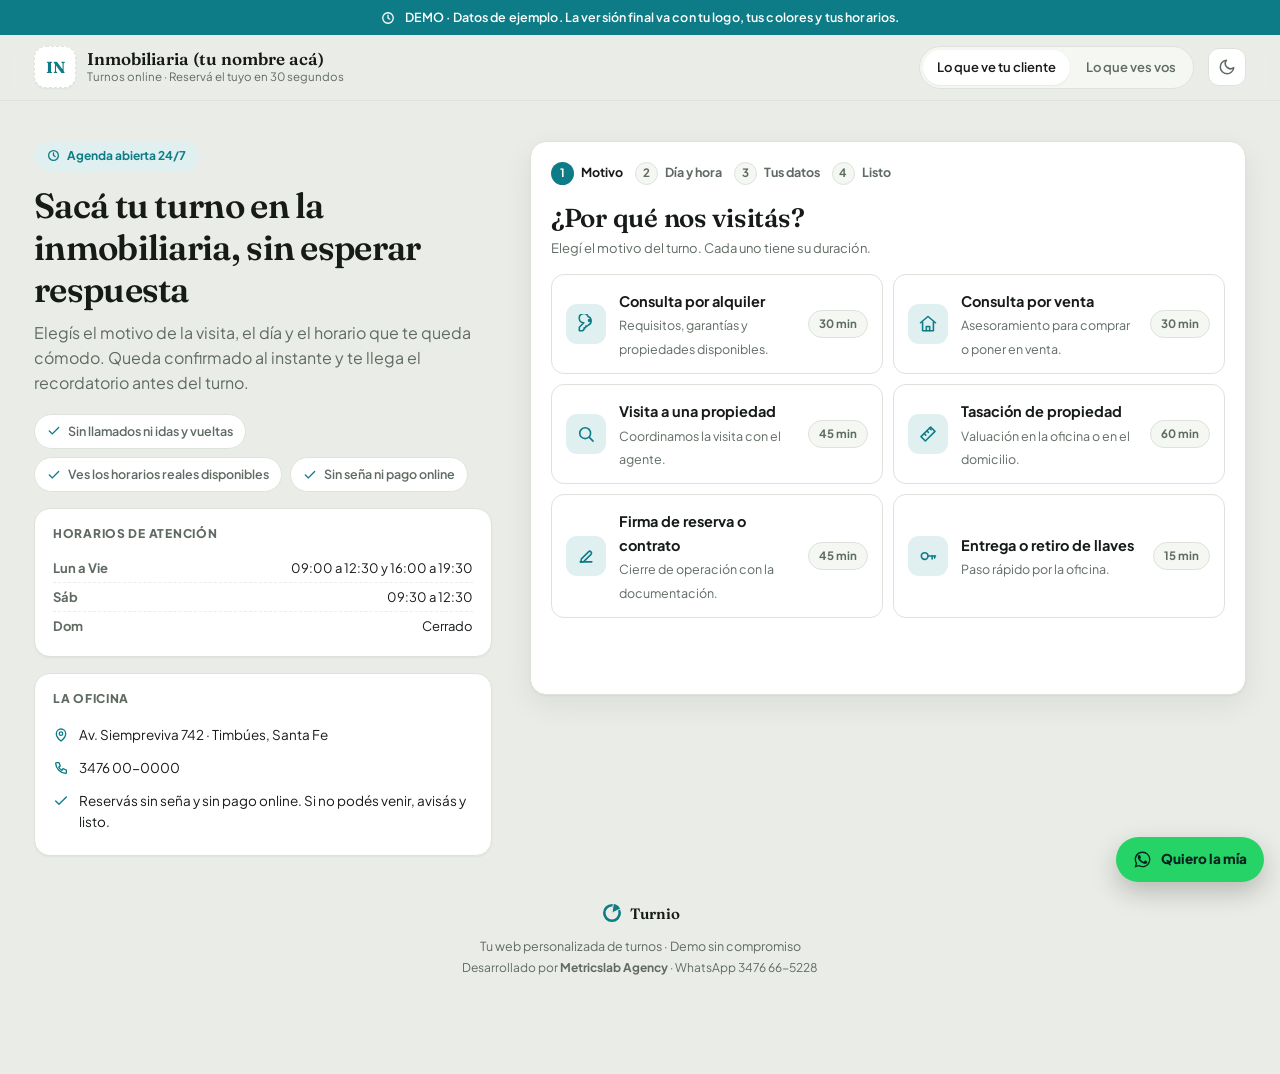
<file: index_11.html>
<!doctype html>
<!--
  TURNIO · Tu web personalizada de turnos
  Demo a medida para inmobiliaria. Servicios, agentes y datos son de ejemplo.
  Sin sena y sin pago: solo agendar turno + panel de gestion.
  (c) Turnio · Desarrollado por Metricslab Agency · WhatsApp 3476 66-5228.
  Prohibida su reproduccion, copia o distribucion total o parcial sin autorizacion.

  ===========================================================
  PERSONALIZACION RAPIDA -> ver el objeto CONFIG al inicio del
  <script> principal (nombre, logo, colores, servicios, agentes).
  Los colores de marca se cambian en :root  --brand / --brand-d
  ===========================================================
-->
<html lang="es">
<head>
<meta charset="UTF-8" />
<meta name="viewport" content="width=device-width, initial-scale=1.0, viewport-fit=cover" />
<title>Turnio · Demo Inmobiliaria · Turnos online 24/7</title>
<meta name="description" content="Demo de Turnio para inmobiliarias: tus clientes reservan turno online 24/7 y vos manejas la agenda, las franjas horarias y los agentes desde tu panel." />
<meta name="author" content="Metricslab Agency" />
<meta name="robots" content="noindex" />
<meta property="og:title" content="Turnio · Turnos online para tu inmobiliaria" />
<meta property="og:description" content="Demo interactiva. Reserva de turnos 24/7 y panel de gestion con agenda por agente." />
<meta property="og:type" content="website" />
<link rel="icon" type="image/svg+xml" href="data:image/svg+xml,%3Csvg xmlns='http://www.w3.org/2000/svg' viewBox='0 0 100 100'%3E%3Cdefs%3E%3Cmask id='c'%3E%3Crect width='100' height='100' fill='white'/%3E%3Cpath d='M50 50 L91.34 29.83' stroke='black' stroke-width='4.5'/%3E%3Cpath d='M50 50 L56.40 4.45' stroke='black' stroke-width='4.5'/%3E%3C/mask%3E%3C/defs%3E%3Cg mask='url(%23c)' fill='%230E7C86' stroke='%230E7C86'%3E%3Ccircle cx='50' cy='50' r='35' fill='none' stroke-width='12'/%3E%3Cpath d='M50 50 L86.85 32.03 A41 41 0 0 0 55.71 9.40 Z'/%3E%3C/g%3E%3C/svg%3E" />
<link rel="preconnect" href="https://fonts.googleapis.com" />
<link rel="preconnect" href="https://fonts.gstatic.com" crossorigin />
<link href="https://fonts.googleapis.com/css2?family=Fraunces:opsz,wght@9..144,400;9..144,500;9..144,600;9..144,700&family=Plus+Jakarta+Sans:wght@400;500;600;700;800&display=swap" rel="stylesheet" />
<meta name="theme-color" content="#eaede7" media="(prefers-color-scheme: light)" />
<meta name="theme-color" content="#131714" media="(prefers-color-scheme: dark)" />
<script>
  (function(){ try{ if(window.matchMedia('(prefers-color-scheme: dark)').matches) document.documentElement.classList.add('dark'); }catch(e){} })()
</script>
<style>
:root{
  --brand:#0E7C86; --brand-d:#0a636b; --brand-ink:#ffffff; --brand-soft:#e0f0f1;
  --bg:#eaede7; --surf:#ffffff; --surf2:#f4f7f2; --txt:#161b17; --mut:#5f6b62;
  --bd:#dde3da; --bd2:#eaefe6;
  --ok:#20794d; --ok-soft:#dff0e6; --warn:#a76a12; --warn-soft:#fbeed5; --dang:#b6392c; --dang-soft:#fae2df;
  --sh:0 1px 2px rgba(20,30,25,.05), 0 10px 30px rgba(20,30,25,.07);
  --sh-s:0 1px 2px rgba(20,30,25,.06);
  --r:16px; --r-s:11px; --max:1300px;
}
html.dark{
  --brand:#37b3bd; --brand-d:#2b98a1; --brand-ink:#06231f; --brand-soft:#15343a;
  --bg:#111512; --surf:#191f1b; --surf2:#212823; --txt:#e9efea; --mut:#98a69e;
  --bd:#2a332d; --bd2:#232b26;
  --ok:#4cc38a; --ok-soft:#12301f; --warn:#e0a42b; --warn-soft:#332612; --dang:#f2705c; --dang-soft:#3a1c18;
  --sh:0 1px 2px rgba(0,0,0,.4), 0 12px 34px rgba(0,0,0,.35);
  --sh-s:0 1px 2px rgba(0,0,0,.4);
}
*{box-sizing:border-box}
html,body{margin:0;padding:0}
body{
  background:var(--bg); color:var(--txt);
  font-family:'Plus Jakarta Sans',system-ui,-apple-system,'Segoe UI',sans-serif;
  font-size:15px; line-height:1.55; -webkit-font-smoothing:antialiased;
  transition:background .25s ease,color .25s ease;
}
h1,h2,h3,h4{font-family:'Fraunces',Georgia,serif; font-weight:600; line-height:1.2; margin:0}
h1{font-size:clamp(26px,4.6vw,40px); letter-spacing:-.02em}
h2{font-size:clamp(20px,3vw,26px); letter-spacing:-.01em}
h3{font-size:17px}
p{margin:0}
a{color:inherit}
button,input,select,textarea{font:inherit;color:inherit}
.wrap{max-width:var(--max); margin:0 auto; padding:0 clamp(16px,3.2vw,34px)}
.mut{color:var(--mut)}
.sm{font-size:13px}
.xs{font-size:12px}
.b{font-weight:700}
.center{text-align:center}
.hide{display:none !important}

/* ---------- barra demo ---------- */
.demobar{background:var(--brand); color:var(--brand-ink); font-size:12.5px; font-weight:600; letter-spacing:.01em}
.demobar .wrap{display:flex; gap:10px; align-items:center; justify-content:center; padding:8px clamp(16px,3.2vw,34px); text-align:center; flex-wrap:wrap}
.demobar svg{flex:none}

/* ---------- header ---------- */
header{position:sticky; top:0; z-index:40; background:color-mix(in srgb,var(--bg) 88%,transparent); backdrop-filter:blur(10px); border-bottom:1px solid var(--bd)}
.hdr{display:flex; align-items:center; gap:14px; padding-top:11px; padding-bottom:11px; min-height:62px}
.brandbox{display:flex; align-items:center; gap:11px; min-width:0}
.logoph{width:42px;height:42px;border-radius:12px;background:var(--surf);border:1px dashed var(--bd);display:grid;place-items:center;flex:none;font-family:'Fraunces',serif;font-weight:700;font-size:16px;color:var(--brand);box-shadow:var(--sh-s)}
.bname{font-family:'Fraunces',serif; font-weight:600; font-size:17px; line-height:1.15; white-space:nowrap; overflow:hidden; text-overflow:ellipsis}
.bsub{font-size:11.5px; color:var(--mut); white-space:nowrap; overflow:hidden; text-overflow:ellipsis}
.spacer{flex:1}
.seg{display:flex; background:var(--surf2); border:1px solid var(--bd); border-radius:99px; padding:3px; gap:2px}
.seg button{border:0;background:transparent;border-radius:99px;padding:7px 14px;font-size:13px;font-weight:600;color:var(--mut);cursor:pointer;white-space:nowrap;transition:.15s}
.seg button.on{background:var(--surf); color:var(--txt); box-shadow:var(--sh-s)}
.iconbtn{width:38px;height:38px;border-radius:11px;border:1px solid var(--bd);background:var(--surf);display:grid;place-items:center;cursor:pointer;color:var(--mut);flex:none;transition:.15s}
.iconbtn:hover{color:var(--txt);border-color:var(--brand)}

/* ---------- generales ---------- */
.card{background:var(--surf); border:1px solid var(--bd); border-radius:var(--r); box-shadow:var(--sh)}
.pad{padding:20px}
.pad-s{padding:14px}
.btn{display:inline-flex;align-items:center;justify-content:center;gap:8px;border:1px solid transparent;background:var(--brand);color:var(--brand-ink);font-weight:700;font-size:14.5px;padding:12px 20px;border-radius:12px;cursor:pointer;transition:.15s;text-decoration:none}
.btn:hover{background:var(--brand-d)}
.btn:disabled{opacity:.45;cursor:not-allowed}
.btn.ghost{background:transparent;color:var(--txt);border-color:var(--bd)}
.btn.ghost:hover{border-color:var(--brand);color:var(--brand);background:transparent}
.btn.soft{background:var(--brand-soft);color:var(--brand);border-color:transparent}
.btn.sm{padding:8px 14px;font-size:13px;border-radius:10px}
.btn.wa{background:#25D366;color:#06231f}
.btn.wa:hover{background:#1eb757}
.pill{display:inline-flex;align-items:center;gap:6px;font-size:11.5px;font-weight:700;padding:4px 10px;border-radius:99px;background:var(--surf2);color:var(--mut);border:1px solid var(--bd)}
.pill.ok{background:var(--ok-soft);color:var(--ok);border-color:transparent}
.pill.warn{background:var(--warn-soft);color:var(--warn);border-color:transparent}
.pill.dang{background:var(--dang-soft);color:var(--dang);border-color:transparent}
.pill.brand{background:var(--brand-soft);color:var(--brand);border-color:transparent}
label.f{display:block;font-size:12.5px;font-weight:700;color:var(--mut);margin:0 0 5px}
input[type=text],input[type=tel],input[type=email],input[type=date],input[type=time],select,textarea{
  width:100%;background:var(--surf2);border:1px solid var(--bd);border-radius:11px;padding:11px 13px;font-size:14.5px;outline:none;transition:.15s}
input:focus,select:focus,textarea:focus{border-color:var(--brand);background:var(--surf);box-shadow:0 0 0 3px color-mix(in srgb,var(--brand) 16%,transparent)}
textarea{resize:vertical;min-height:78px}
.grid2{display:grid;grid-template-columns:1fr 1fr;gap:13px}
.row{display:flex;align-items:center;gap:10px}
.sep{height:1px;background:var(--bd2);margin:16px 0}
.switch{position:relative;width:42px;height:24px;border-radius:99px;background:var(--bd);border:0;cursor:pointer;flex:none;transition:.18s}
.switch:after{content:'';position:absolute;top:3px;left:3px;width:18px;height:18px;border-radius:50%;background:#fff;transition:.18s;box-shadow:0 1px 3px rgba(0,0,0,.3)}
.switch.on{background:var(--brand)}
.switch.on:after{left:21px}
.avat{width:34px;height:34px;border-radius:50%;display:grid;place-items:center;font-size:12.5px;font-weight:800;color:#fff;flex:none}

/* ---------- hero ---------- */
.hero{padding:38px 0 8px}
.hero .kicker{display:inline-flex;align-items:center;gap:7px;font-size:12px;font-weight:700;color:var(--brand);background:var(--brand-soft);padding:6px 13px;border-radius:99px;margin-bottom:14px}
.hero h1{margin-bottom:10px;max-width:19ch;font-size:clamp(25px,3.1vw,35px)}
.hero p.lead{color:var(--mut);font-size:16px;max-width:52ch}
.feats{display:flex;gap:8px;flex-wrap:wrap;margin-top:18px}
.feat{display:flex;align-items:center;gap:7px;font-size:12.5px;font-weight:600;color:var(--mut);background:var(--surf);border:1px solid var(--bd);padding:7px 12px;border-radius:99px}
.feat svg{color:var(--brand)}

/* ---------- wizard ---------- */
.steps{display:flex;align-items:center;gap:6px;margin-bottom:18px;flex-wrap:wrap}
.step{display:flex;align-items:center;gap:7px;font-size:12.5px;font-weight:700;color:var(--mut)}
.step .n{width:23px;height:23px;border-radius:50%;display:grid;place-items:center;background:var(--surf2);border:1px solid var(--bd);font-size:11.5px}
.step.on{color:var(--txt)} .step.on .n{background:var(--brand);color:var(--brand-ink);border-color:transparent}
.step.done .n{background:var(--brand-soft);color:var(--brand);border-color:transparent}
.step .bar{width:16px;height:1.5px;background:var(--bd)}
.opt{display:flex;align-items:center;gap:13px;width:100%;text-align:left;background:var(--surf);border:1.5px solid var(--bd);border-radius:13px;padding:14px;cursor:pointer;transition:.15s;margin-bottom:9px}
.opt:hover{border-color:var(--brand);transform:translateY(-1px)}
.opt.sel{border-color:var(--brand);background:var(--brand-soft)}
.opt .ic{width:40px;height:40px;border-radius:11px;background:var(--brand-soft);color:var(--brand);display:grid;place-items:center;flex:none}
.opt.sel .ic{background:var(--brand);color:var(--brand-ink)}
.opt .t{font-weight:700;font-size:14.5px}
.opt .d{font-size:12.5px;color:var(--mut)}
.days{display:flex;gap:8px;overflow-x:auto;max-width:100%;padding:2px 2px 10px;scrollbar-width:thin;-webkit-overflow-scrolling:touch}
.day{flex:none;width:64px;padding:9px 0;border-radius:12px;border:1.5px solid var(--bd);background:var(--surf);cursor:pointer;text-align:center;transition:.15s}
.day:hover:not(:disabled){border-color:var(--brand)}
.day.sel{background:var(--brand);border-color:var(--brand);color:var(--brand-ink)}
.day:disabled{opacity:.35;cursor:not-allowed}
.day .dw{font-size:10.5px;font-weight:700;text-transform:uppercase;letter-spacing:.04em;opacity:.75}
.day .dn{font-size:19px;font-weight:800;font-family:'Fraunces',serif;line-height:1.15}
.day .dm{font-size:10.5px;opacity:.7}
.slots{display:grid;grid-template-columns:repeat(auto-fill,minmax(92px,1fr));gap:8px}
@media(min-width:760px){
  .days{display:grid;grid-template-columns:repeat(7,minmax(0,1fr));overflow:visible;gap:9px;padding-bottom:4px}
  .day{width:auto}
}
.slot{padding:11px 4px;border-radius:11px;border:1.5px solid var(--bd);background:var(--surf);font-weight:700;font-size:14px;cursor:pointer;transition:.15s}
.slot:hover{border-color:var(--brand);color:var(--brand)}
.slot.sel{background:var(--brand);border-color:var(--brand);color:var(--brand-ink)}
.resume{background:var(--surf2);border:1px solid var(--bd);border-radius:13px;padding:14px}
.resume .l{display:flex;justify-content:space-between;gap:12px;padding:5px 0;font-size:13.5px}
.resume .l span:first-child{color:var(--mut)}
.resume .l span:last-child{font-weight:700;text-align:right}
.okmark{width:64px;height:64px;border-radius:50%;background:var(--ok-soft);color:var(--ok);display:grid;place-items:center;margin:0 auto 14px}

/* ---------- panel ---------- */
.ptabs{display:flex;gap:6px;overflow-x:auto;padding-bottom:2px;margin-bottom:16px}
.ptab{flex:none;border:1px solid var(--bd);background:var(--surf);border-radius:99px;padding:8px 15px;font-size:13px;font-weight:700;color:var(--mut);cursor:pointer;transition:.15s;display:flex;align-items:center;gap:7px}
.ptab.on{background:var(--txt);color:var(--bg);border-color:transparent}
.kpis{display:grid;grid-template-columns:repeat(auto-fit,minmax(158px,1fr));gap:11px;margin-bottom:16px}
.kpi{background:var(--surf);border:1px solid var(--bd);border-radius:13px;padding:13px 14px}
.kpi .v{font-family:'Fraunces',serif;font-size:25px;font-weight:600;line-height:1.1}
.kpi .k{font-size:11.5px;color:var(--mut);font-weight:600}
.appt{display:flex;gap:12px;align-items:flex-start;padding:13px;border:1px solid var(--bd);border-radius:13px;background:var(--surf);margin-bottom:9px}
.appt.cancel{opacity:.55}
.appt.block{background:repeating-linear-gradient(45deg,var(--surf2),var(--surf2) 8px,transparent 8px,transparent 16px)}
.appt .hh{font-family:'Fraunces',serif;font-size:18px;font-weight:600;width:56px;flex:none;line-height:1.2}
.appt .hh small{display:block;font-family:'Plus Jakarta Sans',sans-serif;font-size:10.5px;color:var(--mut);font-weight:600}
.hrow{display:flex;align-items:center;gap:16px;padding:13px 0;border-bottom:1px solid var(--bd2)}
.hrow:last-child{border-bottom:0}
.hd{display:flex;align-items:center;justify-content:space-between;gap:12px;width:150px;flex:none}
.hbl{display:flex;flex-direction:column;align-items:flex-start;gap:7px;flex:1;min-width:0}
.hrow .dname{font-weight:700;font-size:13.5px}
.blk{display:flex;align-items:center;gap:6px;background:var(--surf2);border:1px solid var(--bd);border-radius:10px;padding:5px 8px}
.blk input[type=time]{width:106px;padding:5px 7px;font-size:13px;border-radius:7px;background:var(--surf)}
.apinfo{flex:1;min-width:0}
.apx{text-align:right;display:flex;flex-direction:column;gap:6px;align-items:flex-end}
.xbtn{border:0;background:transparent;color:var(--mut);cursor:pointer;font-size:16px;line-height:1;padding:2px 4px;border-radius:6px}
.xbtn:hover{color:var(--dang);background:var(--dang-soft)}
.note{background:var(--brand-soft);border-radius:13px;padding:13px 15px;font-size:13.5px;color:var(--txt);display:flex;gap:11px;align-items:flex-start}
.note svg{color:var(--brand);flex:none;margin-top:2px}
.tbl{width:100%;border-collapse:collapse;font-size:13.5px}
.tbl th{text-align:left;font-size:11.5px;color:var(--mut);text-transform:uppercase;letter-spacing:.05em;padding:0 10px 9px;font-weight:700}
.tbl td{padding:11px 10px;border-top:1px solid var(--bd2);vertical-align:middle}

/* ---------- whatsapp cta ---------- */
#wafab{position:fixed;right:16px;bottom:18px;z-index:60;display:flex;align-items:center;gap:9px;background:#25D366;color:#06231f;font-weight:800;font-size:13.5px;padding:12px 17px;border-radius:99px;text-decoration:none;box-shadow:0 10px 26px rgba(0,0,0,.22);transition:.18s}
#wafab:hover{transform:translateY(-2px)}
#cta{position:fixed;inset:0;z-index:90;background:rgba(10,16,13,.55);backdrop-filter:blur(3px);display:grid;place-items:end center;padding:18px;opacity:0;transition:opacity .25s ease}
#cta.on{opacity:1}
#cta .box{background:var(--surf);border:1px solid var(--bd);border-radius:20px;padding:22px;max-width:400px;width:100%;box-shadow:0 20px 60px rgba(0,0,0,.3);transform:translateY(16px);transition:transform .28s cubic-bezier(.2,.8,.3,1);position:relative;text-align:center}
#cta.on .box{transform:none}
#cta .x{position:absolute;top:10px;right:12px;border:0;background:transparent;color:var(--mut);font-size:23px;line-height:1;cursor:pointer}
#cta h3{font-size:20px;margin-bottom:7px}
#cta p{color:var(--mut);font-size:14px;margin-bottom:16px}
#cta .btn{width:100%}
#cta .later{margin-top:9px;border:0;background:transparent;color:var(--mut);font-size:12.5px;font-weight:600;cursor:pointer;text-decoration:underline}
@media(min-width:560px){#cta{place-items:center}}

/* ---------- layout 2 columnas ---------- */
.split{display:grid;grid-template-columns:1fr;gap:20px;align-items:start}
.split>*{min-width:0}
.pmain,.sideinfo,#wizard{min-width:0}
.side{display:flex;flex-direction:column;gap:16px}
.sideinfo{display:flex;flex-direction:column;gap:16px}
.optgrid{display:grid;grid-template-columns:1fr;gap:10px}
.opt{margin-bottom:0;height:100%}
.infocard{background:var(--surf);border:1px solid var(--bd);border-radius:var(--r);padding:16px 18px;box-shadow:var(--sh-s)}
.infocard .t{font-size:12px;font-weight:800;letter-spacing:.06em;text-transform:uppercase;color:var(--mut);margin-bottom:10px}
.iline{display:flex;gap:10px;align-items:flex-start;padding:6px 0;font-size:13.5px}
.iline svg{color:var(--brand);flex:none;margin-top:2px}
.iline b{font-weight:700}
.hpub{display:flex;justify-content:space-between;gap:14px;font-size:13px;padding:4px 0;border-bottom:1px dashed var(--bd2)}
.hpub:last-child{border-bottom:0}
.hpub span:first-child{color:var(--mut);font-weight:700;white-space:nowrap}
.hpub span:last-child{text-align:right}
.prox{display:flex;gap:10px;align-items:center;padding:9px 0;border-bottom:1px solid var(--bd2);font-size:13px}
.prox:last-child{border-bottom:0}
.prox .d{width:44px;flex:none;text-align:center;background:var(--surf2);border-radius:9px;padding:4px 0;line-height:1.1}
.prox .d b{display:block;font-family:'Fraunces',serif;font-size:15px}
.prox .d small{font-size:9.5px;color:var(--mut);text-transform:uppercase;letter-spacing:.04em}
@media(min-width:1000px){
  .split{grid-template-columns:minmax(310px,.82fr) 1.18fr;gap:30px}
  .side{position:sticky;top:84px}
  .optgrid{grid-template-columns:1fr 1fr}
  #wizard{min-height:470px}
  .kpis{grid-template-columns:repeat(2,1fr)}
  .panel-split .side{position:sticky;top:84px}
}
@media(min-width:1240px){
  .split{grid-template-columns:minmax(330px,.78fr) 1.22fr;gap:38px}
  .kpis{grid-template-columns:repeat(4,1fr)}
}
@media(min-width:1000px){
  .pnav{flex-direction:column;overflow:visible;gap:7px;margin-bottom:0}
  .pnav .ptab{width:100%;justify-content:flex-start;border-radius:12px;padding:11px 15px}
}
@media(max-width:999px){
  .side{display:contents}
  .side .hero{order:1;padding-bottom:0}
  #wizard{order:2}
  .sideinfo{order:3;display:flex;flex-direction:column;gap:16px}
  .pnav{order:1;margin-bottom:0}
  .pmain{order:2}
  .panel-split .side .infocard{display:none}
}
footer{padding:34px 0 96px;color:var(--mut);font-size:12.5px}
.tio{display:inline-flex;align-items:center;gap:7px;font-family:'Fraunces',serif;font-weight:600;color:var(--txt);font-size:15px}

@media(max-width:760px){
  /* horarios: una tarjeta por dia, todo alineado */
  .hrow{display:block;border:1px solid var(--bd);border-bottom:1px solid var(--bd);border-radius:13px;padding:12px 13px;margin-bottom:10px}
  .hrow:last-child{border-bottom:1px solid var(--bd);margin-bottom:0}
  .hd{width:auto;margin-bottom:10px}
  .hd .dname{font-size:14.5px}
  .hbl{flex-direction:column;align-items:stretch;gap:8px}
  .blk{justify-content:space-between;padding:6px 8px}
  .blk input[type=time]{flex:1;width:auto;min-width:0}
  .hbl .addf{width:100%;justify-content:center}
  .hbl .cerrado{padding:2px 0}
  /* agenda: hora arriba, agente y accion abajo */
  .appt{flex-wrap:wrap;gap:10px;padding:14px}
  .appt .hh{width:100%;display:flex;align-items:baseline;gap:8px;font-size:17px}
  .appt .hh small{display:inline;white-space:nowrap}
  .agnav{width:100%;flex-wrap:wrap;gap:9px}
  .agnav #pf{flex:1 1 100%;width:auto}
  .agnav .btn{flex:1 1 100%;justify-content:center;white-space:nowrap}
  .apinfo{flex:1 1 100%}
  .apx{flex:1 1 100%;flex-direction:row;align-items:center;justify-content:space-between;border-top:1px solid var(--bd2);padding-top:10px}
  .apx .btn{padding:8px 14px}
  /* tipos de turno: tarjetas en vez de tabla */
  .tbl,.tbl tbody,.tbl tr,.tbl td{display:block;width:100%}
  .tbl thead{display:none}
  .tbl tr{border:1px solid var(--bd);border-radius:13px;padding:13px;margin-bottom:10px}
  .tbl td{border-top:0;padding:6px 0}
  .tbl td[data-l]:before{content:attr(data-l);display:block;font-size:11.5px;font-weight:700;color:var(--mut);margin-bottom:5px}
  .tbl td[data-l] select{max-width:170px}
  .grid2{grid-template-columns:1fr}
  .kpis{grid-template-columns:1fr 1fr}
  .hdr{flex-wrap:wrap;padding-top:10px;padding-bottom:10px;gap:10px}
  .brandbox{flex:1;min-width:0}
  .hdr .spacer{display:none}
  .seg{width:100%;order:3}
  .seg button{flex:1}
  .hero{padding:26px 0 4px}
  .pad{padding:16px}
  .appt .hh{width:50px;font-size:16px}
  .hrow .dname{width:100%}
}
</style>
</head>
<body>

<div class="demobar">
  <div class="wrap">
    <svg width="14" height="14" viewBox="0 0 24 24" fill="none" stroke="currentColor" stroke-width="2.2" stroke-linecap="round"><circle cx="12" cy="12" r="9"/><path d="M12 7v5l3 2"/></svg>
    <span id="demotxt">DEMO · Datos de ejemplo. La versión final va con tu logo, tus colores y tus horarios.</span>
  </div>
</div>

<header>
  <div class="wrap hdr">
    <div class="brandbox">
      <div class="logoph" id="logoph" title="Acá va el logo de la inmobiliaria">IN</div>
      <div style="min-width:0">
        <div class="bname" id="bname">Inmobiliaria (tu nombre acá)</div>
        <div class="bsub" id="bsub">Turnos online · Reservá el tuyo en 30 segundos</div>
      </div>
    </div>
    <div class="spacer"></div>
    <div class="seg" role="tablist">
      <button id="tab-cli" class="on">Lo que ve tu cliente</button>
      <button id="tab-pan">Lo que ves vos</button>
    </div>
    <button class="iconbtn" id="theme" aria-label="Cambiar tema">
      <svg id="ic-moon" width="18" height="18" viewBox="0 0 24 24" fill="none" stroke="currentColor" stroke-width="2" stroke-linecap="round" stroke-linejoin="round"><path d="M21 12.8A9 9 0 1 1 11.2 3a7 7 0 0 0 9.8 9.8z"/></svg>
      <svg id="ic-sun" class="hide" width="18" height="18" viewBox="0 0 24 24" fill="none" stroke="currentColor" stroke-width="2" stroke-linecap="round"><circle cx="12" cy="12" r="4.2"/><path d="M12 2v2M12 20v2M2 12h2M20 12h2M4.9 4.9l1.5 1.5M17.6 17.6l1.5 1.5M19.1 4.9l-1.5 1.5M6.4 17.6l-1.5 1.5"/></svg>
    </button>
  </div>
</header>

<!-- ============ VISTA CLIENTE ============ -->
<main id="view-cli">
  <section class="wrap" style="padding-top:clamp(22px,3.4vw,40px);padding-bottom:12px">
   <div class="split">
    <aside class="side">
      <div class="hero" style="padding:0">
      <span class="kicker">
        <svg width="13" height="13" viewBox="0 0 24 24" fill="none" stroke="currentColor" stroke-width="2.4" stroke-linecap="round"><circle cx="12" cy="12" r="9"/><path d="M12 7v5l3 2"/></svg>
        Agenda abierta 24/7
      </span>
      <h1>Sacá tu turno en la inmobiliaria, sin esperar respuesta</h1>
      <p class="lead">Elegís el motivo de la visita, el día y el horario que te queda cómodo. Queda confirmado al instante y te llega el recordatorio antes del turno.</p>
      <div class="feats">
        <span class="feat"><svg width="14" height="14" viewBox="0 0 24 24" fill="none" stroke="currentColor" stroke-width="2.3" stroke-linecap="round"><path d="M20 6L9 17l-5-5"/></svg> Sin llamados ni idas y vueltas</span>
        <span class="feat"><svg width="14" height="14" viewBox="0 0 24 24" fill="none" stroke="currentColor" stroke-width="2.3" stroke-linecap="round"><path d="M20 6L9 17l-5-5"/></svg> Ves los horarios reales disponibles</span>
        <span class="feat"><svg width="14" height="14" viewBox="0 0 24 24" fill="none" stroke="currentColor" stroke-width="2.3" stroke-linecap="round"><path d="M20 6L9 17l-5-5"/></svg> Sin seña ni pago online</span>
      </div>
      </div>

      <div class="sideinfo">
      <div class="infocard">
        <div class="t">Horarios de atención</div>
        <div id="horpub"></div>
      </div>

      <div class="infocard">
        <div class="t">La oficina</div>
        <div class="iline"><svg width="16" height="16" viewBox="0 0 24 24" fill="none" stroke="currentColor" stroke-width="2" stroke-linecap="round" stroke-linejoin="round"><path d="M12 21s7-5.6 7-11a7 7 0 1 0-14 0c0 5.4 7 11 7 11z"/><circle cx="12" cy="10" r="2.6"/></svg><span id="idir"></span></div>
        <div class="iline"><svg width="16" height="16" viewBox="0 0 24 24" fill="none" stroke="currentColor" stroke-width="2" stroke-linecap="round" stroke-linejoin="round"><path d="M5 4h4l2 5-2.5 1.5a11 11 0 0 0 5 5L15 13l5 2v4a1 1 0 0 1-1.1 1A16 16 0 0 1 4 5.1 1 1 0 0 1 5 4z"/></svg><span id="itel"></span></div>
        <div class="iline"><svg width="16" height="16" viewBox="0 0 24 24" fill="none" stroke="currentColor" stroke-width="2" stroke-linecap="round" stroke-linejoin="round"><path d="M20 6L9 17l-5-5"/></svg><span>Reservás sin seña y sin pago online. Si no podés venir, avisás y listo.</span></div>
      </div>
      </div>
    </aside>

    <div class="card pad" id="wizard">
      <div class="steps" id="steps"></div>
      <div id="stepbody"></div>
      <div class="row" id="navrow" style="margin-top:18px;justify-content:space-between">
        <button class="btn ghost sm" id="back">Volver</button>
        <button class="btn" id="next">Continuar</button>
      </div>
    </div>
   </div>
  </section>
</main>

<!-- ============ VISTA PANEL ============ -->
<main id="view-pan" class="hide">
  <section class="wrap" style="padding-top:24px">
    <div class="row" style="justify-content:space-between;align-items:flex-end;flex-wrap:wrap;gap:12px;margin-bottom:16px">
      <div>
        <h2>Panel de gestión</h2>
        <p class="mut sm">Esto lo ves solo vos. Desde acá manejás la agenda, las franjas horarias y los agentes.</p>
      </div>
      <span class="pill brand">
        <svg width="12" height="12" viewBox="0 0 24 24" fill="none" stroke="currentColor" stroke-width="2.4" stroke-linecap="round"><rect x="3" y="11" width="18" height="10" rx="2"/><path d="M8 11V7a4 4 0 0 1 8 0v4"/></svg>
        Acceso privado
      </span>
    </div>

    <div class="split panel-split">
      <aside class="side">
        <div class="ptabs pnav" id="ptabs">
          <button class="ptab on" data-p="agenda">Agenda</button>
          <button class="ptab" data-p="horarios">Horarios y franjas</button>
          <button class="ptab" data-p="agentes">Agentes</button>
          <button class="ptab" data-p="servicios">Tipos de turno</button>
        </div>
        <div class="infocard">
          <div class="t">Próximos turnos</div>
          <div id="proxwrap"></div>
        </div>
      </aside>

      <div class="pmain">
        <div class="kpis" id="kpis"></div>
        <div id="panelbody"></div>
      </div>
    </div>
  </section>
</main>

<footer>
  <div class="wrap center">
    <div class="tio">
      <svg width="22" height="22" viewBox="0 0 100 100"><defs><mask id="tiomask"><rect width="100" height="100" fill="white"/><path d="M50 50 L91.34 29.83" stroke="black" stroke-width="4.5"/><path d="M50 50 L56.40 4.45" stroke="black" stroke-width="4.5"/></mask></defs><g mask="url(#tiomask)" fill="currentColor" stroke="currentColor" style="color:var(--brand)"><circle cx="50" cy="50" r="35" fill="none" stroke-width="12"/><path d="M50 50 L86.85 32.03 A41 41 0 0 0 55.71 9.40 Z"/></g></svg>
      Turnio
    </div>
    <p style="margin-top:7px">Tu web personalizada de turnos · Demo sin compromiso</p>
    <p style="margin-top:3px" class="xs">Desarrollado por <strong>Metricslab Agency</strong> · WhatsApp 3476 66-5228</p>
  </div>
</footer>

<a id="wafab" href="#" target="_blank" rel="noopener">
  <svg width="19" height="19" viewBox="0 0 24 24" fill="currentColor"><path d="M17.47 14.38c-.3-.15-1.76-.87-2.03-.97-.27-.1-.47-.15-.67.15-.2.3-.77.97-.94 1.17-.17.2-.35.22-.65.07-.3-.15-1.25-.46-2.39-1.47-.88-.79-1.48-1.76-1.65-2.06-.17-.3-.02-.46.13-.61.13-.13.3-.35.45-.52.15-.17.2-.3.3-.5.1-.2.05-.37-.02-.52-.07-.15-.67-1.61-.92-2.21-.24-.58-.49-.5-.67-.51h-.57c-.2 0-.52.07-.79.37-.27.3-1.04 1.01-1.04 2.47s1.07 2.86 1.22 3.06c.15.2 2.1 3.2 5.08 4.49.71.31 1.26.49 1.69.63.71.23 1.36.19 1.87.12.57-.09 1.76-.72 2.01-1.41.25-.7.25-1.29.17-1.42-.07-.13-.27-.2-.57-.35z"/><path d="M12.04 2C6.58 2 2.13 6.45 2.13 11.91c0 1.75.46 3.46 1.32 4.96L2 22l5.25-1.38a9.86 9.86 0 0 0 4.79 1.22h.01c5.46 0 9.91-4.45 9.91-9.91 0-2.65-1.03-5.14-2.9-7.01A9.82 9.82 0 0 0 12.04 2zm0 18.13h-.01a8.2 8.2 0 0 1-4.18-1.15l-.3-.18-3.12.82.83-3.04-.2-.31a8.17 8.17 0 0 1-1.25-4.36c0-4.54 3.7-8.24 8.24-8.24 2.2 0 4.27.86 5.83 2.42a8.18 8.18 0 0 1 2.41 5.83c0 4.54-3.7 8.24-8.25 8.24z"/></svg>
  Quiero la mía
</a>
<script>
(function(){
'use strict';

/* =======================================================================
   CONFIG  ·  todo lo personalizable de la demo, en un solo lugar
   ======================================================================= */
var CONFIG = {
  nombre:      'Inmobiliaria (tu nombre acá)',
  iniciales:   'IN',
  subtitulo:   'Turnos online · Reservá el tuyo en 30 segundos',
  direccion:   'Av. Siempreviva 742 · Timbúes, Santa Fe',
  telefono:    '3476 00-0000',
  waLucas:     '5493476665228',
  waMensaje:   '¡Hola Lucas! Vi la demo de Turnio para la inmobiliaria y quiero saber cómo seguir con la versión final.'
};

/* ---------- iconos ---------- */
var IC = {
  llave:'<path d="M14.5 3a5.5 5.5 0 1 0-5.1 7.5L4 15.9V20h4.1l1.6-1.6v-2h2v-2h2l1.2-1.2A5.5 5.5 0 0 0 14.5 3z"/><circle cx="16.2" cy="7.8" r="1.1" fill="currentColor"/>',
  casa:'<path d="M3 10.5 12 3l9 7.5"/><path d="M5.5 9.6V20h13V9.6"/><path d="M10 20v-5h4v5"/>',
  lupa:'<circle cx="11" cy="11" r="6.5"/><path d="M16 16l4.5 4.5"/>',
  regla:'<path d="M3.6 15.2 15.2 3.6l5.2 5.2L8.8 20.4z"/><path d="M7.4 11.4l1.9 1.9M10.6 8.2l1.9 1.9M13.8 5l1.9 1.9"/>',
  firma:'<path d="M5 19h14"/><path d="M6.5 15.5 15 7a2.1 2.1 0 1 1 3 3l-8.5 8.5-3.8.9z"/>',
  llavero:'<circle cx="8" cy="12" r="4"/><path d="M12 12h9"/><path d="M17 12v3.5M20 12v2.5"/>',
  reloj:'<circle cx="12" cy="12" r="9"/><path d="M12 7v5l3 2"/>',
  user:'<circle cx="12" cy="8" r="3.6"/><path d="M4.5 20c1.2-3.6 4-5.4 7.5-5.4S18.3 16.4 19.5 20"/>'
};
function svg(p,s){ return '<svg width="'+(s||20)+'" height="'+(s||20)+'" viewBox="0 0 24 24" fill="none" stroke="currentColor" stroke-width="1.9" stroke-linecap="round" stroke-linejoin="round">'+p+'</svg>'; }

/* =======================================================================
   DATOS DE LA DEMO  (en memoria: se reinician al recargar la página)
   ======================================================================= */
var DB = {
  servicios:[
    {id:'s1', n:'Consulta por alquiler',       d:'Requisitos, garantías y propiedades disponibles.', dur:30, ic:IC.llave,   on:true},
    {id:'s2', n:'Consulta por venta',          d:'Asesoramiento para comprar o poner en venta.',     dur:30, ic:IC.casa,    on:true},
    {id:'s3', n:'Visita a una propiedad',      d:'Coordinamos la visita con el agente.',             dur:45, ic:IC.lupa,    on:true},
    {id:'s4', n:'Tasación de propiedad',       d:'Valuación en la oficina o en el domicilio.',       dur:60, ic:IC.regla,   on:true},
    {id:'s5', n:'Firma de reserva o contrato', d:'Cierre de operación con la documentación.',        dur:45, ic:IC.firma,   on:true},
    {id:'s6', n:'Entrega o retiro de llaves',  d:'Paso rápido por la oficina.',                      dur:15, ic:IC.llavero, on:true}
  ],
  agentes:[
    {id:'a1', n:'Agente titular',  rol:'Corredor/a a cargo', color:'#0E7C86', on:true,  hor:null},
    {id:'a2', n:'Martín G.',       rol:'Agente inmobiliario', color:'#7c5cbf', on:false, hor:null},
    {id:'a3', n:'Carla D.',        rol:'Agente inmobiliaria', color:'#c2703d', on:false, hor:null}
  ],
  turnos:[]
};

function horarioBase(){
  var h={};
  for(var d=0;d<7;d++){
    if(d===0)      h[d]={on:false, bl:[]};
    else if(d===6) h[d]={on:true,  bl:[{a:'09:30',b:'12:30'}]};
    else           h[d]={on:true,  bl:[{a:'09:00',b:'12:30'},{a:'16:00',b:'19:30'}]};
  }
  return h;
}
DB.agentes.forEach(function(a){ a.hor=horarioBase(); });
DB.agentes[1].hor[6]={on:false,bl:[]};

/* ---------- helpers de fecha ---------- */
var DIAS=['domingo','lunes','martes','miércoles','jueves','viernes','sábado'];
var DIAS3=['dom','lun','mar','mié','jue','vie','sáb'];
var MESES=['enero','febrero','marzo','abril','mayo','junio','julio','agosto','septiembre','octubre','noviembre','diciembre'];
var MES3=['ene','feb','mar','abr','may','jun','jul','ago','sep','oct','nov','dic'];
function iso(d){ return d.getFullYear()+'-'+String(d.getMonth()+1).padStart(2,'0')+'-'+String(d.getDate()).padStart(2,'0'); }
function fromIso(s){ var p=s.split('-'); return new Date(+p[0],+p[1]-1,+p[2]); }
function addDays(d,n){ var x=new Date(d.getTime()); x.setDate(x.getDate()+n); return x; }
function hm(s){ var p=s.split(':'); return (+p[0])*60+(+p[1]); }
function mh(m){ return String(Math.floor(m/60)).padStart(2,'0')+':'+String(m%60).padStart(2,'0'); }
function fechaLarga(s){ var d=fromIso(s); return DIAS[d.getDay()]+' '+d.getDate()+' de '+MESES[d.getMonth()]; }
function cap(s){ return s.charAt(0).toUpperCase()+s.slice(1); }
function uid(){ return 't'+Math.random().toString(36).slice(2,8); }

var HOY = new Date(); HOY.setHours(0,0,0,0);
var AHORA = new Date();

function agentesOn(){ return DB.agentes.filter(function(a){return a.on;}); }
function serviciosOn(){ return DB.servicios.filter(function(s){return s.on;}); }
function agente(id){ for(var i=0;i<DB.agentes.length;i++) if(DB.agentes[i].id===id) return DB.agentes[i]; return null; }
function servicio(id){ for(var i=0;i<DB.servicios.length;i++) if(DB.servicios[i].id===id) return DB.servicios[i]; return null; }

/* ---------- disponibilidad ---------- */
function slots(ag, fecha, dur){
  var cfg = ag.hor[fromIso(fecha).getDay()];
  if(!cfg || !cfg.on) return [];
  var ocup = DB.turnos.filter(function(t){ return t.fecha===fecha && t.ag===ag.id && t.estado!=='cancelado'; })
                      .map(function(t){ return [hm(t.hora), hm(t.hora)+t.dur]; });
  var esHoy = (fecha===iso(AHORA));
  var minNow = AHORA.getHours()*60+AHORA.getMinutes()+60;
  var out=[];
  cfg.bl.forEach(function(b){
    var a=hm(b.a), z=hm(b.b);
    for(var t=a; t+dur<=z; t+=30){
      if(esHoy && t<minNow) continue;
      var choca=false;
      for(var i=0;i<ocup.length;i++){ if(t < ocup[i][1] && t+dur > ocup[i][0]) choca=true; }
      if(!choca) out.push(t);
    }
  });
  return out;
}
function hayHueco(ag,fecha,dur){ return slots(ag,fecha,dur).length>0; }

/* ---------- turnos de ejemplo ---------- */
(function seed(){
  var ej=[
    [0,'09:30','s1','Lucía Benítez','3476 42-5566','Consulta por un 2 ambientes'],
    [0,'11:00','s3','Gonzalo Sosa','3476 47-1180','Visita al PH de calle San Martín'],
    [0,'17:30','s2','Marta Ibáñez','3476 40-2255',''],
    [1,'10:00','s3','Sofía Ledesma','3476 41-2233','Quiere ver el depto de 2 amb. de calle Mitre'],
    [1,'16:30','s1','Ramiro Paz','3476 55-8890',''],
    [2,'09:30','s4','Familia Duarte','3476 44-1120','Tasación de la casa de Barrio Norte'],
    [2,'17:00','s2','Nicolás Ferrer','341 615-3390',''],
    [3,'11:00','s5','Vanina Ruiz','3476 40-7788','Firma de reserva'],
    [4,'16:00','s3','Julián Vega','3476 43-9021','']
  ];
  ej.forEach(function(e){
    var f = iso(addDays(HOY,e[0]));
    var s = servicio(e[2]);
    DB.turnos.push({id:uid(), fecha:f, hora:e[1], dur:s.dur, sv:s.id, ag:'a1',
                    cli:e[3], tel:e[4], mail:'', nota:e[5], estado:'confirmado', tipo:'turno'});
  });
})();

/* =======================================================================
   ESTADO DE LA APP
   ======================================================================= */
var app = { vista:'cli', paso:0, sv:null, ag:null, fecha:null, hora:null,
            datos:{n:'',tel:'',mail:'',nota:''}, ultimo:null, panel:'agenda', panelFecha:iso(HOY) };

function pasos(){
  var p=['sv'];
  if(agentesOn().length>1) p.push('ag');
  p.push('fh','datos','ok');
  return p;
}
var TITULOS={sv:'Motivo',ag:'Agente',fh:'Día y hora',datos:'Tus datos',ok:'Listo'};

var $ = function(s){ return document.querySelector(s); };

/* =======================================================================
   WIZARD DE RESERVA
   ======================================================================= */
function renderSteps(){
  var P=pasos(), h='';
  P.forEach(function(k,i){
    var cl = i===app.paso ? 'on' : (i<app.paso ? 'done':'');
    h += '<div class="step '+cl+'"><span class="n">'+(i<app.paso?'✓':(i+1))+'</span>'+TITULOS[k]+'</div>';
    if(i<P.length-1) h+='<span class="bar"></span>';
  });
  $('#steps').innerHTML=h;
}

function renderPaso(){
  var P=pasos(), k=P[app.paso], b=$('#stepbody'), h='';

  if(k==='sv'){
    h='<h2 style="margin-bottom:4px">¿Por qué nos visitás?</h2><p class="mut sm" style="margin-bottom:16px">Elegí el motivo del turno. Cada uno tiene su duración.</p><div class="optgrid">';
    serviciosOn().forEach(function(s){
      h+='<button class="opt '+(app.sv===s.id?'sel':'')+'" data-sv="'+s.id+'">'
        +'<span class="ic">'+svg(s.ic)+'</span>'
        +'<span style="flex:1"><span class="t">'+s.n+'</span><br><span class="d">'+s.d+'</span></span>'
        +'<span class="pill">'+s.dur+' min</span></button>';
    });
    h+='</div>';
  }

  if(k==='ag'){
    h='<h2 style="margin-bottom:4px">¿Con qué agente?</h2><p class="mut sm" style="margin-bottom:16px">Cada agente tiene su propia agenda y sus horarios.</p><div class="optgrid">';
    agentesOn().forEach(function(a){
      var ini=a.n.split(' ').map(function(x){return x[0];}).join('').slice(0,2).toUpperCase();
      h+='<button class="opt '+(app.ag===a.id?'sel':'')+'" data-ag="'+a.id+'">'
        +'<span class="avat" style="background:'+a.color+'">'+ini+'</span>'
        +'<span style="flex:1"><span class="t">'+a.n+'</span><br><span class="d">'+a.rol+'</span></span></button>';
    });
    h+='<button class="opt '+(app.ag==='cualquiera'?'sel':'')+'" data-ag="cualquiera">'
      +'<span class="ic">'+svg(IC.reloj)+'</span>'
      +'<span style="flex:1"><span class="t">El primero disponible</span><br><span class="d">Me acomodo al horario que haya antes.</span></span></button></div>';
  }

  if(k==='fh'){
    var sv=servicio(app.sv);
    h='<h2 style="margin-bottom:4px">Elegí el día</h2><p class="mut sm" style="margin-bottom:14px">'+sv.n+' · '+sv.dur+' minutos'+(app.ag&&app.ag!=='cualquiera'?' · con '+agente(app.ag).n:'')+'</p><div class="days" id="days"></div>';
    h+='<div id="slotwrap" style="margin-top:6px"></div>';
  }

  if(k==='datos'){
    h='<h2 style="margin-bottom:4px">Tus datos</h2><p class="mut sm" style="margin-bottom:16px">Solo para confirmarte el turno y avisarte si hay algún cambio.</p>'
     +'<div class="grid2"><div><label class="f">Nombre y apellido *</label><input id="i-n" type="text" placeholder="Ej: María Gómez" value="'+app.datos.n+'"></div>'
     +'<div><label class="f">Teléfono / WhatsApp *</label><input id="i-tel" type="tel" placeholder="Ej: 3476 44-1234" value="'+app.datos.tel+'"></div></div>'
     +'<div style="margin-top:13px"><label class="f">Email (opcional)</label><input id="i-mail" type="email" placeholder="Para el recordatorio por mail" value="'+app.datos.mail+'"></div>'
     +'<div style="margin-top:13px"><label class="f">¿Algo que nos quieras contar? (opcional)</label><textarea id="i-nota" placeholder="Ej: me interesa el depto de 2 ambientes de calle Mitre">'+app.datos.nota+'</textarea></div>'
     +'<div class="sep"></div><div class="resume">'+resumenHtml()+'</div>';
  }

  if(k==='ok'){
    var t=app.ultimo, a=agente(t.ag), s=servicio(t.sv);
    h='<div class="center" style="padding:6px 0 4px">'
     +'<div class="okmark"><svg width="30" height="30" viewBox="0 0 24 24" fill="none" stroke="currentColor" stroke-width="2.6" stroke-linecap="round" stroke-linejoin="round"><path d="M20 6L9 17l-5-5"/></svg></div>'
     +'<h2>¡Turno confirmado!</h2>'
     +'<p class="mut sm" style="margin:6px auto 18px;max-width:44ch">Te esperamos en la oficina. Vas a recibir un recordatorio 24 horas antes por WhatsApp y por mail.</p></div>'
     +'<div class="resume">'
     +'<div class="l"><span>Motivo</span><span>'+s.n+'</span></div>'
     +'<div class="l"><span>Día</span><span>'+cap(fechaLarga(t.fecha))+'</span></div>'
     +'<div class="l"><span>Hora</span><span>'+t.hora+' hs ('+t.dur+' min)</span></div>'
     +'<div class="l"><span>Te atiende</span><span>'+a.n+'</span></div>'
     +'<div class="l"><span>A nombre de</span><span>'+t.cli+'</span></div>'
     +'<div class="l"><span>Dónde</span><span>'+CONFIG.direccion+'</span></div>'
     +'<div class="l"><span>A pagar ahora</span><span style="color:var(--ok)">Nada · sin seña</span></div>'
     +'</div>'
     +'<div class="row" style="margin-top:14px;gap:9px;flex-wrap:wrap">'
     +'<button class="btn ghost sm" id="ics">Agendar en mi calendario</button>'
     +'<button class="btn soft sm" id="otro">Sacar otro turno</button></div>'
     +'<div class="note" style="margin-top:16px">'+svg(IC.reloj,17)+'<div><strong>Así de simple lo vive tu cliente.</strong> No te escribió, no esperó respuesta y el turno ya está cargado en tu agenda. Mirá cómo lo ves vos en la pestaña <em>“Lo que ves vos”</em>.</div></div>';
  }

  b.innerHTML=h;
  if(k==='fh') renderDias();

  var P2=pasos();
  $('#back').style.visibility = (app.paso===0 || k==='ok') ? 'hidden':'visible';
  $('#next').classList.toggle('hide', k==='ok' || k==='sv' || k==='ag' || (k==='fh' && !app.hora));
  $('#next').textContent = (k==='datos') ? 'Confirmar turno' : 'Continuar';
  $('#navrow').classList.toggle('hide', k==='ok');
}

function resumenHtml(){
  var s=servicio(app.sv), a=agente(app.ag)||{n:'—'};
  return '<div class="l"><span>Motivo</span><span>'+s.n+'</span></div>'
        +'<div class="l"><span>Día y hora</span><span>'+cap(fechaLarga(app.fecha))+' · '+app.hora+' hs</span></div>'
        +'<div class="l"><span>Te atiende</span><span>'+a.n+'</span></div>'
        +'<div class="l"><span>Duración</span><span>'+s.dur+' min</span></div>'
        +'<div class="l"><span>A pagar ahora</span><span style="color:var(--ok)">Nada · sin seña</span></div>';
}

function agenteParaFecha(fecha,dur){
  if(app.ag && app.ag!=='cualquiera') return agente(app.ag);
  var list=agentesOn();
  for(var i=0;i<list.length;i++) if(hayHueco(list[i],fecha,dur)) return list[i];
  return list[0];
}

function renderDias(){
  var sv=servicio(app.sv), h='';
  for(var i=0;i<21;i++){
    var d=addDays(HOY,i), f=iso(d);
    var libre = (app.ag && app.ag!=='cualquiera')
      ? hayHueco(agente(app.ag),f,sv.dur)
      : agentesOn().some(function(a){ return hayHueco(a,f,sv.dur); });
    h+='<button class="day '+(app.fecha===f?'sel':'')+'" data-f="'+f+'" '+(libre?'':'disabled')+'>'
      +'<div class="dw">'+(i===0?'hoy':DIAS3[d.getDay()])+'</div><div class="dn">'+d.getDate()+'</div><div class="dm">'+MES3[d.getMonth()]+'</div></button>';
  }
  $('#days').innerHTML=h;
  renderSlots();
}

function renderSlots(){
  var w=$('#slotwrap'); if(!w) return;
  if(!app.fecha){ w.innerHTML='<p class="mut sm">Elegí un día para ver los horarios disponibles.</p>'; return; }
  var sv=servicio(app.sv), ag=agenteParaFecha(app.fecha,sv.dur);
  var list=slots(ag,app.fecha,sv.dur);
  if(!list.length){ w.innerHTML='<p class="mut sm">No quedan horarios ese día. Probá con otro.</p>'; return; }
  var man=list.filter(function(m){return m<780;}), tar=list.filter(function(m){return m>=780;});
  var h='<h3 style="margin:10px 0 4px">Horarios disponibles</h3><p class="mut xs" style="margin-bottom:12px">'+cap(fechaLarga(app.fecha))+(app.ag==='cualquiera'?' · te atiende '+ag.n:'')+'</p>';
  function bloque(t,arr){
    if(!arr.length) return '';
    var s='<p class="xs b mut" style="margin:12px 0 7px;text-transform:uppercase;letter-spacing:.05em">'+t+'</p><div class="slots">';
    arr.forEach(function(m){ s+='<button class="slot '+(app.hora===mh(m)?'sel':'')+'" data-h="'+mh(m)+'" data-ag="'+ag.id+'">'+mh(m)+'</button>'; });
    return s+'</div>';
  }
  w.innerHTML=h+bloque('Mañana',man)+bloque('Tarde',tar);
}

function confirmar(){
  var n=$('#i-n').value.trim(), tel=$('#i-tel').value.trim();
  if(!n||!tel){ alertaSuave('Completá tu nombre y tu teléfono para confirmar.'); return; }
  app.datos={n:n,tel:tel,mail:$('#i-mail').value.trim(),nota:$('#i-nota').value.trim()};
  var sv=servicio(app.sv), ag=agenteParaFecha(app.fecha,sv.dur);
  var t={id:uid(), fecha:app.fecha, hora:app.hora, dur:sv.dur, sv:sv.id, ag:ag.id,
         cli:n, tel:tel, mail:app.datos.mail, nota:app.datos.nota, estado:'confirmado', tipo:'turno', nuevo:true};
  DB.turnos.push(t);
  app.ultimo=t;
  app.paso=pasos().indexOf('ok');
  renderSteps(); renderPaso();
  window.scrollTo({top:0,behavior:'smooth'});
  window.__momento && window.__momento('reserva');
}

function reiniciar(){
  app.paso=0; app.sv=null; app.ag=null; app.fecha=null; app.hora=null;
  app.datos={n:'',tel:'',mail:'',nota:''};
  renderSteps(); renderPaso();
}

/* ---------- eventos del wizard ---------- */
document.addEventListener('click',function(e){
  var t=e.target.closest ? e.target.closest('[data-sv],[data-ag],[data-f],[data-h]') : null;
  if(t && t.closest('#wizard')){
    if(t.hasAttribute('data-sv')){ app.sv=t.getAttribute('data-sv'); app.fecha=null; app.hora=null; app.paso++; renderSteps(); renderPaso(); return; }
    if(t.hasAttribute('data-ag') && t.classList.contains('opt')){ app.ag=t.getAttribute('data-ag'); app.fecha=null; app.hora=null; app.paso++; renderSteps(); renderPaso(); return; }
    if(t.hasAttribute('data-f')){ app.fecha=t.getAttribute('data-f'); app.hora=null; renderDias(); renderPaso.length; $('#next').classList.add('hide'); return; }
    if(t.hasAttribute('data-h')){ app.hora=t.getAttribute('data-h'); renderSlots(); $('#next').classList.remove('hide'); return; }
  }
  if(e.target.id==='otro'){ reiniciar(); }
  if(e.target.id==='ics'){ descargarIcs(); }
});
document.getElementById('next').addEventListener('click',function(){
  var k=pasos()[app.paso];
  if(k==='fh'){ if(!app.hora) return; app.paso++; renderSteps(); renderPaso(); }
  else if(k==='datos'){ confirmar(); }
});
document.getElementById('back').addEventListener('click',function(){
  if(app.paso>0){ app.paso--; renderSteps(); renderPaso(); }
});

function alertaSuave(msg){
  var n=document.createElement('div');
  n.textContent=msg;
  n.style.cssText='position:fixed;left:50%;transform:translateX(-50%);bottom:88px;z-index:99;background:var(--txt);color:var(--bg);padding:11px 18px;border-radius:99px;font-size:13.5px;font-weight:600;box-shadow:0 10px 26px rgba(0,0,0,.25)';
  document.body.appendChild(n);
  setTimeout(function(){ n.style.transition='opacity .3s'; n.style.opacity=0; setTimeout(function(){n.remove();},320); },2200);
}

function descargarIcs(){
  var t=app.ultimo, s=servicio(t.sv);
  var d=fromIso(t.fecha), st=hm(t.hora);
  function z(x){return String(x).padStart(2,'0');}
  function stamp(min){ var dd=new Date(d.getFullYear(),d.getMonth(),d.getDate(),Math.floor(min/60),min%60);
    return dd.getFullYear()+z(dd.getMonth()+1)+z(dd.getDate())+'T'+z(dd.getHours())+z(dd.getMinutes())+'00'; }
  var ics=['BEGIN:VCALENDAR','VERSION:2.0','PRODID:-//Turnio//ES','BEGIN:VEVENT',
    'DTSTART:'+stamp(st),'DTEND:'+stamp(st+t.dur),
    'SUMMARY:'+s.n+' · '+CONFIG.nombre,'LOCATION:'+CONFIG.direccion,
    'DESCRIPTION:Turno reservado con Turnio','END:VEVENT','END:VCALENDAR'].join('\r\n');
  var a=document.createElement('a');
  a.href='data:text/calendar;charset=utf-8,'+encodeURIComponent(ics);
  a.download='turno.ics'; document.body.appendChild(a); a.click(); a.remove();
}

/* =======================================================================
   PANEL DE GESTION
   ======================================================================= */
function renderKpis(){
  var hoy=iso(HOY), fin=iso(addDays(HOY,7));
  var deHoy=DB.turnos.filter(function(t){return t.fecha===hoy&&t.estado!=='cancelado'&&t.tipo==='turno';}).length;
  var sem=DB.turnos.filter(function(t){return t.fecha>=hoy&&t.fecha<=fin&&t.estado!=='cancelado'&&t.tipo==='turno';}).length;
  var ags=agentesOn().length;
  var horas=0;
  agentesOn().forEach(function(a){ for(var d=0;d<7;d++){ if(a.hor[d].on) a.hor[d].bl.forEach(function(b){ horas+=(hm(b.b)-hm(b.a))/60; }); } });
  var k=[['Turnos hoy',deHoy],['Próximos 7 días',sem],[ags===1?'Agente con agenda':'Agentes con agenda',ags],['Horas de agenda / semana',Math.round(horas)]];
  $('#kpis').innerHTML=k.map(function(x){ return '<div class="kpi"><div class="v">'+x[1]+'</div><div class="k">'+x[0]+'</div></div>'; }).join('');
}

function renderPanel(){
  renderKpis(); renderProximos(); renderHorarioPublico();
  var b=$('#panelbody'), h='';

  /* ---------------- AGENDA ---------------- */
  if(app.panel==='agenda'){
    var f=app.panelFecha;
    var lista=DB.turnos.filter(function(t){return t.fecha===f;})
      .sort(function(x,y){ return hm(x.hora)-hm(y.hora); });
    h+='<div class="card pad">'
      +'<div class="row" style="justify-content:space-between;flex-wrap:wrap;gap:10px;margin-bottom:14px">'
      +'<div class="row" style="gap:8px">'
      +'<button class="iconbtn" data-nav="-1">‹</button>'
      +'<div><div class="b" style="font-size:15px">'+cap(fechaLarga(f))+'</div><div class="mut xs">'+(f===iso(HOY)?'Hoy':'')+'</div></div>'
      +'<button class="iconbtn" data-nav="1">›</button></div>'
      +'<div class="row agnav" style="gap:8px"><input type="date" id="pf" value="'+f+'" style="width:auto">'
      +'<button class="btn ghost sm" data-act="bloquear">Bloquear un horario</button></div></div>';

    h+='<div id="blkform" class="hide" style="background:var(--surf2);border:1px solid var(--bd);border-radius:13px;padding:14px;margin-bottom:14px">'
      +'<div class="b sm" style="margin-bottom:10px">Bloquear un rato de la agenda (almuerzo, una visita fuera de la oficina, un trámite…)</div>'
      +'<div class="grid2"><div><label class="f">Desde</label><input type="time" id="bk-h" value="13:00"></div>'
      +'<div><label class="f">Duración</label><select id="bk-d"><option value="30">30 min</option><option value="60" selected>1 hora</option><option value="120">2 horas</option><option value="240">4 horas</option></select></div></div>'
      +'<div style="margin-top:10px"><label class="f">Motivo</label><input type="text" id="bk-m" placeholder="Ej: visita a propiedad fuera de la oficina"></div>'
      +'<div class="row" style="margin-top:12px;gap:8px"><button class="btn sm" data-act="bloquear-ok">Bloquear</button><button class="btn ghost sm" data-act="bloquear-no">Cancelar</button></div></div>';

    if(!lista.length){
      h+='<p class="mut sm" style="padding:18px 0">No hay turnos cargados para este día. Los horarios libres siguen disponibles para tus clientes.</p>';
    } else {
      lista.forEach(function(t){
        var a=agente(t.ag), s=t.tipo==='bloqueo'?null:servicio(t.sv);
        var ini=a.n.split(' ').map(function(x){return x[0];}).join('').slice(0,2).toUpperCase();
        h+='<div class="appt '+(t.estado==='cancelado'?'cancel':'')+' '+(t.tipo==='bloqueo'?'block':'')+'">'
          +'<div class="hh">'+t.hora+'<small>'+t.dur+' min</small></div>'
          +'<div class="apinfo">'
          +'<div class="row" style="gap:8px;flex-wrap:wrap">'
          +'<span class="b" style="font-size:14.5px">'+(t.tipo==='bloqueo'?'Bloqueado':t.cli)+'</span>'
          +(t.nuevo?'<span class="pill brand">nuevo</span>':'')
          +(t.estado==='cancelado'?'<span class="pill dang">cancelado</span>':'')+'</div>'
          +'<div class="mut sm">'+(t.tipo==='bloqueo'? (t.nota||'Sin motivo') : s.n+' · '+t.tel)+'</div>'
          +(t.nota&&t.tipo!=='bloqueo'?'<div class="mut xs" style="margin-top:4px">“'+t.nota+'”</div>':'')
          +'</div>'
          +'<div class="apx">'
          +(t.tipo==='bloqueo'?'':'<span class="row" style="gap:6px"><span class="avat" style="background:'+a.color+';width:26px;height:26px;font-size:10.5px">'+ini+'</span><span class="xs mut">'+a.n+'</span></span>')
          +'<button class="btn ghost sm" data-tg="'+t.id+'">'+(t.estado==='cancelado'?'Reactivar':(t.tipo==='bloqueo'?'Quitar':'Cancelar'))+'</button>'
          +'</div></div>';
      });
    }
    h+='</div>';
  }

  /* ---------------- HORARIOS ---------------- */
  if(app.panel==='horarios'){
    h+='<div class="note" style="margin-bottom:14px">'+svg(IC.reloj,17)+'<div>Estas son <strong>tus franjas de atención</strong>. Lo que abrís acá es exactamente lo que tu cliente ve libre. Cambialo cuando quieras: se aplica al instante.</div></div>';
    h+='<div class="card pad">';
    var ons=agentesOn();
    if(ons.length>1){
      h+='<div class="ptabs" style="margin-bottom:14px">';
      ons.forEach(function(a){ h+='<button class="ptab '+(app.horAg===a.id?'on':'')+'" data-hag="'+a.id+'">'+a.n+'</button>'; });
      h+='</div>';
    }
    if(!app.horAg || !agente(app.horAg) || !agente(app.horAg).on) app.horAg=ons[0].id;
    var ag=agente(app.horAg);
    h+='<div class="b" style="margin-bottom:6px">Horarios de '+ag.n+'</div>';
    for(var d=1;d<=6;d++) h+=filaHorario(ag,d);
    h+=filaHorario(ag,0);
    h+='</div>';
  }

  /* ---------------- AGENTES ---------------- */
  if(app.panel==='agentes'){
    var n=agentesOn().length;
    h+='<div class="note" style="margin-bottom:14px">'+svg(IC.user,17)+'<div><strong>'+(n===1?'Hoy tenés un solo agente activo:':'Tenés '+n+' agentes activos:')+'</strong> '
      +(n===1
        ? 'tu cliente reserva directo en tu agenda, sin el paso de “elegir agente”.'
        : 'tu cliente elige con quién quiere el turno y cada agente maneja su propia agenda y sus horarios.')
      +' Probá activar o desactivar uno y volvé a la pestaña <em>“Lo que ve tu cliente”</em>: la reserva se adapta sola.</div></div>';
    h+='<div class="card pad">';
    DB.agentes.forEach(function(a){
      var ini=a.n.split(' ').map(function(x){return x[0];}).join('').slice(0,2).toUpperCase();
      h+='<div class="row" style="gap:12px;padding:12px 0;border-bottom:1px solid var(--bd2);flex-wrap:wrap">'
        +'<span class="avat" style="background:'+a.color+'">'+ini+'</span>'
        +'<div style="flex:1;min-width:180px">'
        +'<input type="text" data-an="'+a.id+'" value="'+a.n+'" style="font-weight:700;padding:7px 10px">'
        +'<input type="text" data-ar="'+a.id+'" value="'+a.rol+'" style="margin-top:6px;font-size:13px;padding:6px 10px;color:var(--mut)">'
        +'</div>'
        +'<div style="text-align:right"><div class="xs mut b" style="margin-bottom:5px">'+(a.on?'Con agenda abierta':'Sin agenda')+'</div>'
        +'<button class="switch '+(a.on?'on':'')+'" data-aon="'+a.id+'"></button></div>'
        +'</div>';
    });
    h+='<p class="mut xs" style="margin-top:12px">En la versión final se agregan todos los agentes que necesites, cada uno con su usuario y su agenda.</p></div>';
  }

  /* ---------------- SERVICIOS ---------------- */
  if(app.panel==='servicios'){
    h+='<div class="note" style="margin-bottom:14px">'+svg(IC.casa,17)+'<div>Cada tipo de turno tiene su propia duración, así la agenda se arma sola sin superponerse. Los nombres, la duración y cuáles se muestran los definís vos.</div></div>';
    h+='<div class="card pad"><table class="tbl"><thead><tr><th>Tipo de turno</th><th style="width:120px">Duración</th><th style="width:96px">Visible</th></tr></thead><tbody>';
    DB.servicios.forEach(function(s){
      h+='<tr><td><input type="text" data-sn="'+s.id+'" value="'+s.n+'" style="font-weight:600;padding:7px 10px"><div class="mut xs" style="margin-top:3px">'+s.d+'</div></td>'
        +'<td data-l="Duración"><select data-sd="'+s.id+'">'+[15,30,45,60,90].map(function(m){return '<option value="'+m+'" '+(s.dur===m?'selected':'')+'>'+m+' min</option>';}).join('')+'</select></td>'
        +'<td data-l="Visible para el cliente"><button class="switch '+(s.on?'on':'')+'" data-son="'+s.id+'"></button></td></tr>';
    });
    h+='</tbody></table></div>';
  }

  b.innerHTML=h;
}

function filaHorario(ag,d){
  var c=ag.hor[d];
  var h='<div class="hrow"><div class="hd"><span class="dname">'+cap(DIAS[d])+'</span>'
       +'<button class="switch '+(c.on?'on':'')+'" data-don="'+ag.id+'|'+d+'"></button></div><div class="hbl">';
  if(c.on){
    c.bl.forEach(function(b,i){
      h+='<span class="blk"><input type="time" data-bt="'+ag.id+'|'+d+'|'+i+'|a" value="'+b.a+'">'
        +'<span class="mut xs">a</span>'
        +'<input type="time" data-bt="'+ag.id+'|'+d+'|'+i+'|b" value="'+b.b+'">'
        +'<button class="xbtn" data-bdel="'+ag.id+'|'+d+'|'+i+'" aria-label="Quitar franja">×</button></span>';
    });
    h+='<button class="btn ghost sm addf" data-badd="'+ag.id+'|'+d+'">+ franja</button>';
  } else {
    h+='<span class="mut sm cerrado">Cerrado</span>';
  }
  return h+'</div></div>';
}

/* ---------- eventos del panel ---------- */
document.getElementById('ptabs').addEventListener('click',function(e){
  var b=e.target.closest('.ptab'); if(!b) return;
  app.panel=b.getAttribute('data-p');
  [].forEach.call(this.querySelectorAll('.ptab'),function(x){ x.classList.toggle('on', x===b); });
  renderPanel();
});

document.getElementById('panelbody').addEventListener('click',function(e){
  var t=e.target.closest('[data-nav],[data-act],[data-tg],[data-hag],[data-don],[data-badd],[data-bdel],[data-aon],[data-son]');
  if(!t) return;
  var v;
  if(t.hasAttribute('data-nav')){ app.panelFecha=iso(addDays(fromIso(app.panelFecha), +t.getAttribute('data-nav'))); return renderPanel(); }
  if(t.hasAttribute('data-act')){
    var a=t.getAttribute('data-act');
    if(a==='bloquear'){ $('#blkform').classList.toggle('hide'); return; }
    if(a==='bloquear-no'){ $('#blkform').classList.add('hide'); return; }
    if(a==='bloquear-ok'){
      var ags=agentesOn();
      DB.turnos.push({id:uid(),fecha:app.panelFecha,hora:$('#bk-h').value||'13:00',dur:+$('#bk-d').value,
                      sv:null,ag:(app.horAg&&agente(app.horAg).on?app.horAg:ags[0].id),cli:'',tel:'',
                      nota:$('#bk-m').value.trim(),estado:'confirmado',tipo:'bloqueo'});
      return renderPanel();
    }
  }
  if(t.hasAttribute('data-tg')){
    var id=t.getAttribute('data-tg');
    DB.turnos.forEach(function(x){ if(x.id===id){
      if(x.tipo==='bloqueo'){ x.estado='cancelado'; DB.turnos=DB.turnos.filter(function(y){return y.id!==id;}); }
      else x.estado = x.estado==='cancelado' ? 'confirmado' : 'cancelado';
    }});
    return renderPanel();
  }
  if(t.hasAttribute('data-hag')){ app.horAg=t.getAttribute('data-hag'); return renderPanel(); }
  if(t.hasAttribute('data-don')){ v=t.getAttribute('data-don').split('|'); var ag=agente(v[0]), d=+v[1];
    ag.hor[d].on=!ag.hor[d].on;
    if(ag.hor[d].on && !ag.hor[d].bl.length) ag.hor[d].bl=[{a:'09:00',b:'12:30'}];
    return renderPanel(); }
  if(t.hasAttribute('data-badd')){ v=t.getAttribute('data-badd').split('|'); agente(v[0]).hor[+v[1]].bl.push({a:'16:00',b:'19:30'}); return renderPanel(); }
  if(t.hasAttribute('data-bdel')){ v=t.getAttribute('data-bdel').split('|'); agente(v[0]).hor[+v[1]].bl.splice(+v[2],1); return renderPanel(); }
  if(t.hasAttribute('data-aon')){
    var a2=agente(t.getAttribute('data-aon'));
    if(a2.on && agentesOn().length===1){ alertaSuave('Tiene que quedar al menos un agente con agenda abierta.'); return; }
    a2.on=!a2.on; app.ag=null; app.paso=0;
    renderPanel(); renderSteps(); renderPaso(); return;
  }
  if(t.hasAttribute('data-son')){
    var s2=servicio(t.getAttribute('data-son'));
    if(s2.on && serviciosOn().length===1){ alertaSuave('Dejá al menos un tipo de turno visible.'); return; }
    s2.on=!s2.on; app.sv=null; app.paso=0;
    renderPanel(); renderSteps(); renderPaso(); return;
  }
});

document.getElementById('panelbody').addEventListener('change',function(e){
  var t=e.target, v;
  if(t.id==='pf'){ app.panelFecha=t.value; return renderPanel(); }
  if(t.hasAttribute('data-bt')){ v=t.getAttribute('data-bt').split('|'); agente(v[0]).hor[+v[1]].bl[+v[2]][v[3]]=t.value; return; }
  if(t.hasAttribute('data-an')){ agente(t.getAttribute('data-an')).n=t.value||'Agente'; return renderPanel(); }
  if(t.hasAttribute('data-ar')){ agente(t.getAttribute('data-ar')).rol=t.value; return; }
  if(t.hasAttribute('data-sn')){ servicio(t.getAttribute('data-sn')).n=t.value||'Turno'; return; }
  if(t.hasAttribute('data-sd')){ servicio(t.getAttribute('data-sd')).dur=+t.value; return; }
});

/* ---------- horarios visibles para el cliente ---------- */
function renderHorarioPublico(){
  var ag=agentesOn()[0], orden=[1,2,3,4,5,6,0], filas=[], txt=[];
  orden.forEach(function(d){
    var c=ag.hor[d];
    txt.push(!c.on||!c.bl.length ? 'Cerrado'
      : c.bl.map(function(b){ return b.a+' a '+b.b; }).join(' y '));
  });
  var i=0;
  while(i<orden.length){
    var j=i; while(j+1<orden.length && txt[j+1]===txt[i]) j++;
    var et = (i===j) ? cap(DIAS3[orden[i]]) : cap(DIAS3[orden[i]])+' a '+cap(DIAS3[orden[j]]);
    filas.push('<div class="hpub"><span>'+et+'</span><span>'+txt[i]+'</span></div>');
    i=j+1;
  }
  var el=$('#horpub'); if(el) el.innerHTML=filas.join('');
}

/* ---------- proximos turnos (panel) ---------- */
function renderProximos(){
  var el=$('#proxwrap'); if(!el) return;
  var hoy=iso(HOY);
  var l=DB.turnos.filter(function(t){ return t.fecha>=hoy && t.estado!=='cancelado' && t.tipo==='turno'; })
    .sort(function(a,b){ return a.fecha===b.fecha ? hm(a.hora)-hm(b.hora) : (a.fecha<b.fecha?-1:1); })
    .slice(0,5);
  if(!l.length){ el.innerHTML='<p class="mut sm">Todavía no hay turnos cargados.</p>'; return; }
  el.innerHTML=l.map(function(t){
    var d=fromIso(t.fecha), a=agente(t.ag);
    return '<div class="prox"><div class="d"><b>'+d.getDate()+'</b><small>'+MES3[d.getMonth()]+'</small></div>'
      +'<div style="flex:1;min-width:0"><div class="b">'+t.hora+' · '+t.cli+'</div>'
      +'<div class="mut xs" style="white-space:nowrap;overflow:hidden;text-overflow:ellipsis">'+servicio(t.sv).n+'</div></div>'
      +'<span class="avat" style="background:'+a.color+';width:24px;height:24px;font-size:10px">'
      +a.n.split(' ').map(function(x){return x[0];}).join('').slice(0,2).toUpperCase()+'</span></div>';
  }).join('');
}

/* =======================================================================
   NAVEGACION / TEMA
   ======================================================================= */
function irA(v){
  app.vista=v;
  $('#view-cli').classList.toggle('hide', v!=='cli');
  $('#view-pan').classList.toggle('hide', v!=='pan');
  $('#tab-cli').classList.toggle('on', v==='cli');
  $('#tab-pan').classList.toggle('on', v==='pan');
  $('#demotxt').textContent = v==='pan'
    ? 'DEMO · Panel privado del negocio. Probá mover horarios y activar agentes: la reserva se adapta sola.'
    : 'DEMO · Datos de ejemplo. La versión final va con tu logo, tus colores y tus horarios.';
  if(v==='pan'){ if(app.ultimo) app.panelFecha=app.ultimo.fecha; renderPanel(); window.__momento && window.__momento('panel'); }
  else { renderSteps(); renderPaso(); }
  window.scrollTo({top:0,behavior:'smooth'});
}
document.getElementById('tab-cli').onclick=function(){ irA('cli'); };
document.getElementById('tab-pan').onclick=function(){ irA('pan'); };

document.getElementById('theme').onclick=function(){
  var d=document.documentElement.classList.toggle('dark');
  $('#ic-moon').classList.toggle('hide', d);
  $('#ic-sun').classList.toggle('hide', !d);
};
(function(){ var d=document.documentElement.classList.contains('dark');
  $('#ic-moon').classList.toggle('hide', d); $('#ic-sun').classList.toggle('hide', !d); })();

/* =======================================================================
   CTA DE WHATSAPP  ·  aparece en los momentos clave
   ======================================================================= */
(function(){
  var MAX=3, GAP=40000, IDLE=95000;
  var mostradas=0, ultima=0, abierta=false, apagado=false, hecho={}, t0=Date.now();

  function link(motivo){
    var u=''; try{ u=new URLSearchParams(location.search).get('utm_campaign')||''; }catch(e){}
    var extra=' ['+(u?u+'/':'')+'demo-inmobiliaria/'+motivo+']';
    return 'https://wa.me/'+CONFIG.waLucas+'?text='+encodeURIComponent(CONFIG.waMensaje+extra);
  }
  document.getElementById('wafab').href=link('boton');

  var COPY={
    reserva:['Así de fácil entra un turno','Ese turno se cargó solo en la agenda: sin que contestes un mensaje ni revises la agenda. Tu Turnio puede estar funcionando con tu logo y tus horarios.'],
    panel:['Este panel puede ser tuyo','Agenda, franjas horarias y un agente o varios, cada uno con la suya. Te lo dejo listo y personalizado.'],
    salida:['¿Te sirve para la inmobiliaria?','Escribime y te cuento cómo quedaría la tuya, con tu logo y tus colores. Sin compromiso.'],
    uso:['¿Lo querés para tu inmobiliaria?','Te paso precio y tiempos por WhatsApp. Sin compromiso, respondo yo.']
  };

  function cerrar(fin){
    var n=document.getElementById('cta'); if(!n) return;
    n.classList.remove('on'); abierta=false;
    if(fin) apagado=true;
    setTimeout(function(){ n.remove(); },260);
  }

  function mostrar(motivo){
    if(apagado||abierta||mostradas>=MAX) return;
    if(Date.now()-ultima<GAP) return;
    var c=COPY[motivo]||COPY.uso;
    abierta=true; mostradas++; ultima=Date.now();
    var n=document.createElement('div'); n.id='cta';
    n.innerHTML='<div class="box" role="dialog" aria-modal="true">'
      +'<button class="x" aria-label="Cerrar">&times;</button>'
      +'<span class="pill brand" style="margin-bottom:10px">Turnio · Metricslab Agency</span>'
      +'<h3>'+c[0]+'</h3><p>'+c[1]+'</p>'
      +'<a class="btn wa" href="'+link(motivo)+'" target="_blank" rel="noopener">'
      +'<svg width="18" height="18" viewBox="0 0 24 24" fill="currentColor"><path d="M12.04 2C6.58 2 2.13 6.45 2.13 11.91c0 1.75.46 3.46 1.32 4.96L2 22l5.25-1.38a9.86 9.86 0 0 0 4.79 1.22c5.46 0 9.91-4.45 9.91-9.91 0-2.65-1.03-5.14-2.9-7.01A9.82 9.82 0 0 0 12.04 2zm0 18.13a8.2 8.2 0 0 1-4.19-1.15l-.3-.18-3.12.82.83-3.04-.2-.31a8.17 8.17 0 0 1-1.25-4.36c0-4.54 3.7-8.24 8.24-8.24 2.2 0 4.27.86 5.83 2.42a8.18 8.18 0 0 1 2.41 5.83c0 4.54-3.7 8.24-8.25 8.24z"/><path d="M17.47 14.38c-.3-.15-1.76-.87-2.03-.97-.27-.1-.47-.15-.67.15-.2.3-.77.97-.94 1.17-.17.2-.35.22-.65.07-.3-.15-1.25-.46-2.39-1.47-.88-.79-1.48-1.76-1.65-2.06-.17-.3-.02-.46.13-.61.13-.13.3-.35.45-.52.15-.17.2-.3.3-.5.1-.2.05-.37-.02-.52-.07-.15-.67-1.61-.92-2.21-.24-.58-.49-.5-.67-.51h-.57c-.2 0-.52.07-.79.37-.27.3-1.04 1.01-1.04 2.47s1.07 2.86 1.22 3.06c.15.2 2.1 3.2 5.08 4.49.71.31 1.26.49 1.69.63.71.23 1.36.19 1.87.12.57-.09 1.76-.72 2.01-1.41.25-.7.25-1.29.17-1.42-.07-.13-.27-.2-.57-.35z"/></svg>'
      +'Consultar por WhatsApp</a>'
      +'<button class="later">Seguir probando la demo</button></div>';
    document.body.appendChild(n);
    requestAnimationFrame(function(){ n.classList.add('on'); });
    n.querySelector('.x').onclick=function(){ cerrar(false); };
    n.querySelector('.later').onclick=function(){ cerrar(false); };
    n.querySelector('a.btn').onclick=function(){ setTimeout(function(){ cerrar(true); },300); };
    n.addEventListener('click',function(e){ if(e.target===n) cerrar(false); });
    document.addEventListener('keydown',function k(e){ if(e.key==='Escape'){ cerrar(false); document.removeEventListener('keydown',k); } });
  }

  window.__momento=function(m){
    if(hecho[m]) return; hecho[m]=1;
    setTimeout(function(){ mostrar(m); }, m==='reserva'?1800:1500);
  };

  document.getElementById('wafab').addEventListener('click',function(){ apagado=true; });

  setInterval(function(){
    if(apagado||abierta||mostradas>=MAX) return;
    if(!hecho.uso && Date.now()-t0>IDLE){ hecho.uso=1; mostrar('uso'); }
  },1500);

  document.addEventListener('mouseout',function(e){
    if(apagado||abierta||mostradas>=MAX) return;
    if(e.relatedTarget||e.toElement) return;
    if(e.clientY>12) return;
    if(Date.now()-t0<12000) return;
    if(hecho.salida) return;
    hecho.salida=1; mostrar('salida');
  });
})();

/* =======================================================================
   ARRANQUE
   ======================================================================= */
$('#bname').textContent=CONFIG.nombre;
$('#bsub').textContent=CONFIG.subtitulo;
$('#logoph').textContent=CONFIG.iniciales;
$('#idir').textContent=CONFIG.direccion;
$('#itel').textContent=CONFIG.telefono;
renderSteps(); renderPaso(); renderKpis(); renderProximos(); renderHorarioPublico();

})();
</script>
</body>
</html>
</file>
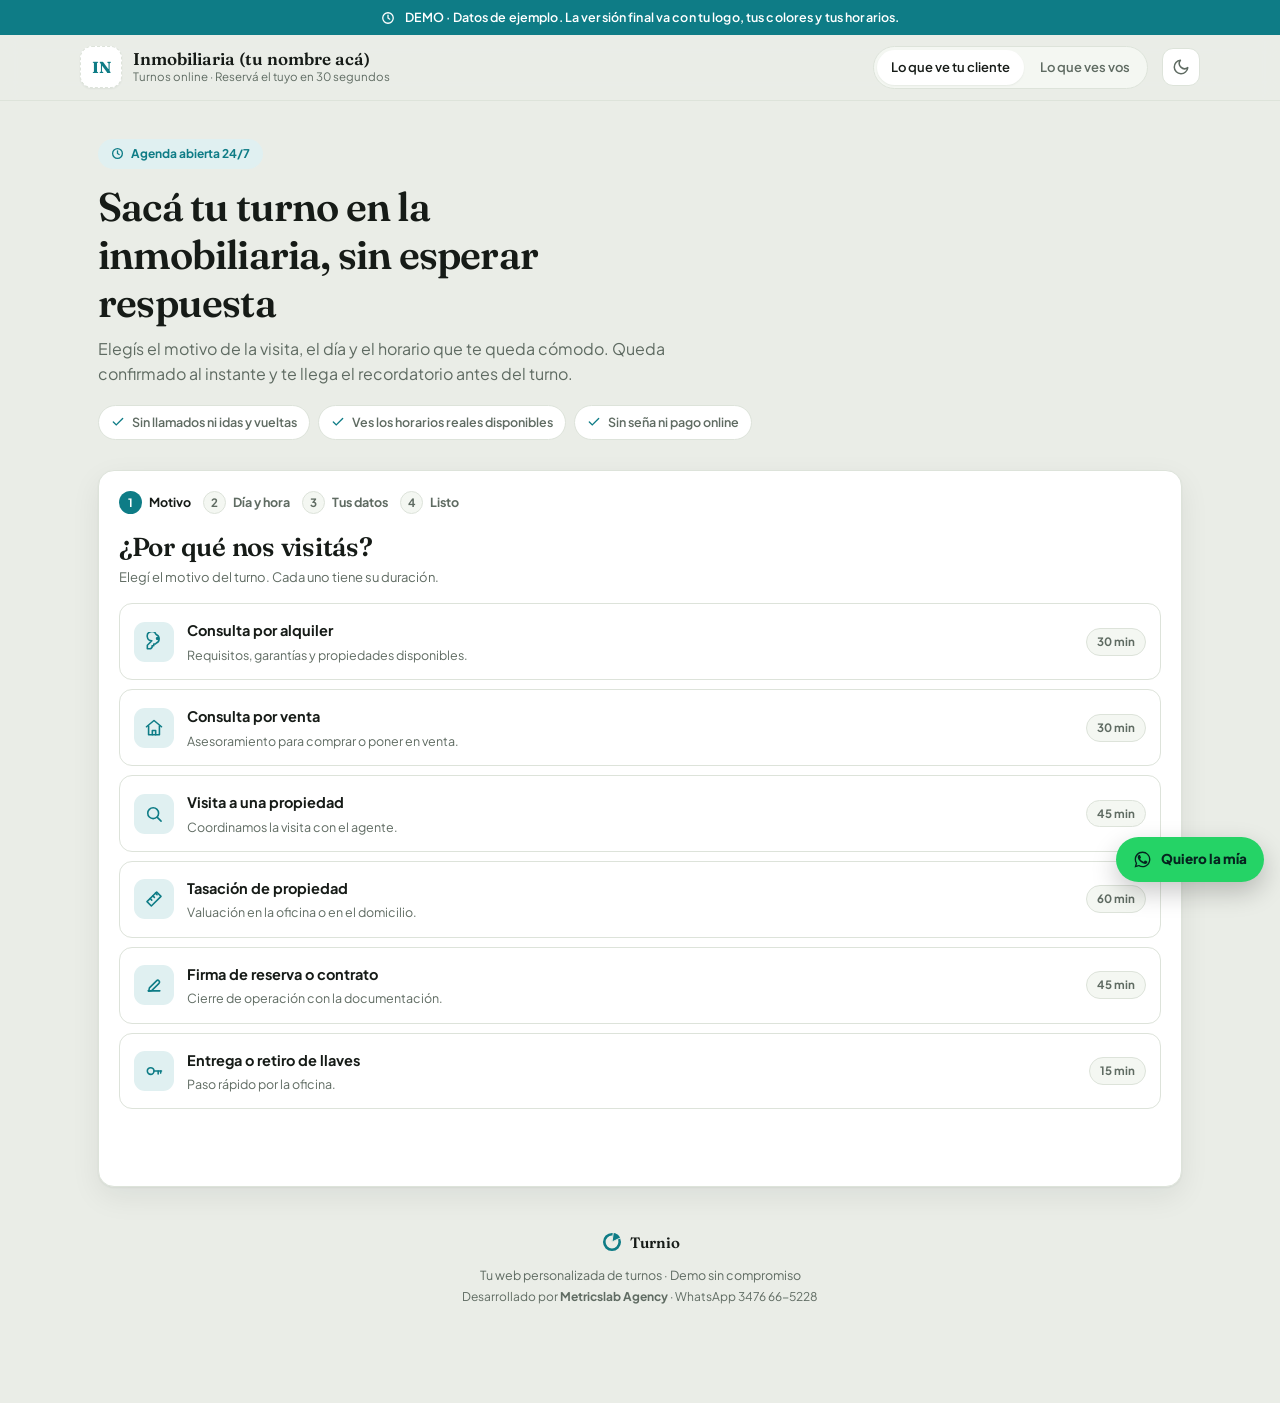
<file: index_8.html>
<!doctype html>
<!--
  TURNIO · Tu web personalizada de turnos
  Demo a medida para inmobiliaria. Servicios, agentes y datos son de ejemplo.
  Sin sena y sin pago: solo agendar turno + panel de gestion.
  (c) Turnio · Desarrollado por Metricslab Agency · WhatsApp 3476 66-5228.
  Prohibida su reproduccion, copia o distribucion total o parcial sin autorizacion.

  ===========================================================
  PERSONALIZACION RAPIDA -> ver el objeto CONFIG al inicio del
  <script> principal (nombre, logo, colores, servicios, agentes).
  Los colores de marca se cambian en :root  --brand / --brand-d
  ===========================================================
-->
<html lang="es">
<head>
<meta charset="UTF-8" />
<meta name="viewport" content="width=device-width, initial-scale=1.0, viewport-fit=cover" />
<title>Turnio · Demo Inmobiliaria · Turnos online 24/7</title>
<meta name="description" content="Demo de Turnio para inmobiliarias: tus clientes reservan turno online 24/7 y vos manejas la agenda, las franjas horarias y los agentes desde tu panel." />
<meta name="author" content="Metricslab Agency" />
<meta name="robots" content="noindex" />
<meta property="og:title" content="Turnio · Turnos online para tu inmobiliaria" />
<meta property="og:description" content="Demo interactiva. Reserva de turnos 24/7 y panel de gestion con agenda por agente." />
<meta property="og:type" content="website" />
<link rel="icon" type="image/svg+xml" href="data:image/svg+xml,%3Csvg xmlns='http://www.w3.org/2000/svg' viewBox='0 0 100 100'%3E%3Cdefs%3E%3Cmask id='c'%3E%3Crect width='100' height='100' fill='white'/%3E%3Cpath d='M50 50 L91.34 29.83' stroke='black' stroke-width='4.5'/%3E%3Cpath d='M50 50 L56.40 4.45' stroke='black' stroke-width='4.5'/%3E%3C/mask%3E%3C/defs%3E%3Cg mask='url(%23c)' fill='%230E7C86' stroke='%230E7C86'%3E%3Ccircle cx='50' cy='50' r='35' fill='none' stroke-width='12'/%3E%3Cpath d='M50 50 L86.85 32.03 A41 41 0 0 0 55.71 9.40 Z'/%3E%3C/g%3E%3C/svg%3E" />
<link rel="preconnect" href="https://fonts.googleapis.com" />
<link rel="preconnect" href="https://fonts.gstatic.com" crossorigin />
<link href="https://fonts.googleapis.com/css2?family=Fraunces:opsz,wght@9..144,400;9..144,500;9..144,600;9..144,700&family=Plus+Jakarta+Sans:wght@400;500;600;700;800&display=swap" rel="stylesheet" />
<meta name="theme-color" content="#eaede7" media="(prefers-color-scheme: light)" />
<meta name="theme-color" content="#131714" media="(prefers-color-scheme: dark)" />
<script>
  (function(){ try{ if(window.matchMedia('(prefers-color-scheme: dark)').matches) document.documentElement.classList.add('dark'); }catch(e){} })()
</script>
<style>
:root{
  --brand:#0E7C86; --brand-d:#0a636b; --brand-ink:#ffffff; --brand-soft:#e0f0f1;
  --bg:#eaede7; --surf:#ffffff; --surf2:#f4f7f2; --txt:#161b17; --mut:#5f6b62;
  --bd:#dde3da; --bd2:#eaefe6;
  --ok:#20794d; --ok-soft:#dff0e6; --warn:#a76a12; --warn-soft:#fbeed5; --dang:#b6392c; --dang-soft:#fae2df;
  --sh:0 1px 2px rgba(20,30,25,.05), 0 10px 30px rgba(20,30,25,.07);
  --sh-s:0 1px 2px rgba(20,30,25,.06);
  --r:16px; --r-s:11px; --max:1120px;
}
html.dark{
  --brand:#37b3bd; --brand-d:#2b98a1; --brand-ink:#06231f; --brand-soft:#15343a;
  --bg:#111512; --surf:#191f1b; --surf2:#212823; --txt:#e9efea; --mut:#98a69e;
  --bd:#2a332d; --bd2:#232b26;
  --ok:#4cc38a; --ok-soft:#12301f; --warn:#e0a42b; --warn-soft:#332612; --dang:#f2705c; --dang-soft:#3a1c18;
  --sh:0 1px 2px rgba(0,0,0,.4), 0 12px 34px rgba(0,0,0,.35);
  --sh-s:0 1px 2px rgba(0,0,0,.4);
}
*{box-sizing:border-box}
html,body{margin:0;padding:0}
body{
  background:var(--bg); color:var(--txt);
  font-family:'Plus Jakarta Sans',system-ui,-apple-system,'Segoe UI',sans-serif;
  font-size:15px; line-height:1.55; -webkit-font-smoothing:antialiased;
  transition:background .25s ease,color .25s ease;
}
h1,h2,h3,h4{font-family:'Fraunces',Georgia,serif; font-weight:600; line-height:1.2; margin:0}
h1{font-size:clamp(26px,4.6vw,40px); letter-spacing:-.02em}
h2{font-size:clamp(20px,3vw,26px); letter-spacing:-.01em}
h3{font-size:17px}
p{margin:0}
a{color:inherit}
button,input,select,textarea{font:inherit;color:inherit}
.wrap{max-width:var(--max); margin:0 auto; padding:0 18px}
.mut{color:var(--mut)}
.sm{font-size:13px}
.xs{font-size:12px}
.b{font-weight:700}
.center{text-align:center}
.hide{display:none !important}

/* ---------- barra demo ---------- */
.demobar{background:var(--brand); color:var(--brand-ink); font-size:12.5px; font-weight:600; letter-spacing:.01em}
.demobar .wrap{display:flex; gap:10px; align-items:center; justify-content:center; padding:8px 18px; text-align:center; flex-wrap:wrap}
.demobar svg{flex:none}

/* ---------- header ---------- */
header{position:sticky; top:0; z-index:40; background:color-mix(in srgb,var(--bg) 88%,transparent); backdrop-filter:blur(10px); border-bottom:1px solid var(--bd)}
.hdr{display:flex; align-items:center; gap:14px; padding:11px 0; min-height:62px}
.brandbox{display:flex; align-items:center; gap:11px; min-width:0}
.logoph{width:42px;height:42px;border-radius:12px;background:var(--surf);border:1px dashed var(--bd);display:grid;place-items:center;flex:none;font-family:'Fraunces',serif;font-weight:700;font-size:16px;color:var(--brand);box-shadow:var(--sh-s)}
.bname{font-family:'Fraunces',serif; font-weight:600; font-size:17px; line-height:1.15; white-space:nowrap; overflow:hidden; text-overflow:ellipsis}
.bsub{font-size:11.5px; color:var(--mut); white-space:nowrap; overflow:hidden; text-overflow:ellipsis}
.spacer{flex:1}
.seg{display:flex; background:var(--surf2); border:1px solid var(--bd); border-radius:99px; padding:3px; gap:2px}
.seg button{border:0;background:transparent;border-radius:99px;padding:7px 14px;font-size:13px;font-weight:600;color:var(--mut);cursor:pointer;white-space:nowrap;transition:.15s}
.seg button.on{background:var(--surf); color:var(--txt); box-shadow:var(--sh-s)}
.iconbtn{width:38px;height:38px;border-radius:11px;border:1px solid var(--bd);background:var(--surf);display:grid;place-items:center;cursor:pointer;color:var(--mut);flex:none;transition:.15s}
.iconbtn:hover{color:var(--txt);border-color:var(--brand)}

/* ---------- generales ---------- */
.card{background:var(--surf); border:1px solid var(--bd); border-radius:var(--r); box-shadow:var(--sh)}
.pad{padding:20px}
.pad-s{padding:14px}
.btn{display:inline-flex;align-items:center;justify-content:center;gap:8px;border:1px solid transparent;background:var(--brand);color:var(--brand-ink);font-weight:700;font-size:14.5px;padding:12px 20px;border-radius:12px;cursor:pointer;transition:.15s;text-decoration:none}
.btn:hover{background:var(--brand-d)}
.btn:disabled{opacity:.45;cursor:not-allowed}
.btn.ghost{background:transparent;color:var(--txt);border-color:var(--bd)}
.btn.ghost:hover{border-color:var(--brand);color:var(--brand);background:transparent}
.btn.soft{background:var(--brand-soft);color:var(--brand);border-color:transparent}
.btn.sm{padding:8px 14px;font-size:13px;border-radius:10px}
.btn.wa{background:#25D366;color:#06231f}
.btn.wa:hover{background:#1eb757}
.pill{display:inline-flex;align-items:center;gap:6px;font-size:11.5px;font-weight:700;padding:4px 10px;border-radius:99px;background:var(--surf2);color:var(--mut);border:1px solid var(--bd)}
.pill.ok{background:var(--ok-soft);color:var(--ok);border-color:transparent}
.pill.warn{background:var(--warn-soft);color:var(--warn);border-color:transparent}
.pill.dang{background:var(--dang-soft);color:var(--dang);border-color:transparent}
.pill.brand{background:var(--brand-soft);color:var(--brand);border-color:transparent}
label.f{display:block;font-size:12.5px;font-weight:700;color:var(--mut);margin:0 0 5px}
input[type=text],input[type=tel],input[type=email],input[type=date],input[type=time],select,textarea{
  width:100%;background:var(--surf2);border:1px solid var(--bd);border-radius:11px;padding:11px 13px;font-size:14.5px;outline:none;transition:.15s}
input:focus,select:focus,textarea:focus{border-color:var(--brand);background:var(--surf);box-shadow:0 0 0 3px color-mix(in srgb,var(--brand) 16%,transparent)}
textarea{resize:vertical;min-height:78px}
.grid2{display:grid;grid-template-columns:1fr 1fr;gap:13px}
.row{display:flex;align-items:center;gap:10px}
.sep{height:1px;background:var(--bd2);margin:16px 0}
.switch{position:relative;width:42px;height:24px;border-radius:99px;background:var(--bd);border:0;cursor:pointer;flex:none;transition:.18s}
.switch:after{content:'';position:absolute;top:3px;left:3px;width:18px;height:18px;border-radius:50%;background:#fff;transition:.18s;box-shadow:0 1px 3px rgba(0,0,0,.3)}
.switch.on{background:var(--brand)}
.switch.on:after{left:21px}
.avat{width:34px;height:34px;border-radius:50%;display:grid;place-items:center;font-size:12.5px;font-weight:800;color:#fff;flex:none}

/* ---------- hero ---------- */
.hero{padding:38px 0 8px}
.hero .kicker{display:inline-flex;align-items:center;gap:7px;font-size:12px;font-weight:700;color:var(--brand);background:var(--brand-soft);padding:6px 13px;border-radius:99px;margin-bottom:14px}
.hero h1{margin-bottom:10px;max-width:19ch}
.hero p.lead{color:var(--mut);font-size:16px;max-width:52ch}
.feats{display:flex;gap:8px;flex-wrap:wrap;margin-top:18px}
.feat{display:flex;align-items:center;gap:7px;font-size:12.5px;font-weight:600;color:var(--mut);background:var(--surf);border:1px solid var(--bd);padding:7px 12px;border-radius:99px}
.feat svg{color:var(--brand)}

/* ---------- wizard ---------- */
.steps{display:flex;align-items:center;gap:6px;margin-bottom:18px;flex-wrap:wrap}
.step{display:flex;align-items:center;gap:7px;font-size:12.5px;font-weight:700;color:var(--mut)}
.step .n{width:23px;height:23px;border-radius:50%;display:grid;place-items:center;background:var(--surf2);border:1px solid var(--bd);font-size:11.5px}
.step.on{color:var(--txt)} .step.on .n{background:var(--brand);color:var(--brand-ink);border-color:transparent}
.step.done .n{background:var(--brand-soft);color:var(--brand);border-color:transparent}
.step .bar{width:16px;height:1.5px;background:var(--bd)}
.opt{display:flex;align-items:center;gap:13px;width:100%;text-align:left;background:var(--surf);border:1.5px solid var(--bd);border-radius:13px;padding:14px;cursor:pointer;transition:.15s;margin-bottom:9px}
.opt:hover{border-color:var(--brand);transform:translateY(-1px)}
.opt.sel{border-color:var(--brand);background:var(--brand-soft)}
.opt .ic{width:40px;height:40px;border-radius:11px;background:var(--brand-soft);color:var(--brand);display:grid;place-items:center;flex:none}
.opt.sel .ic{background:var(--brand);color:var(--brand-ink)}
.opt .t{font-weight:700;font-size:14.5px}
.opt .d{font-size:12.5px;color:var(--mut)}
.days{display:flex;gap:8px;overflow-x:auto;padding:2px 2px 10px;scrollbar-width:thin}
.day{flex:none;width:64px;padding:9px 0;border-radius:12px;border:1.5px solid var(--bd);background:var(--surf);cursor:pointer;text-align:center;transition:.15s}
.day:hover:not(:disabled){border-color:var(--brand)}
.day.sel{background:var(--brand);border-color:var(--brand);color:var(--brand-ink)}
.day:disabled{opacity:.35;cursor:not-allowed}
.day .dw{font-size:10.5px;font-weight:700;text-transform:uppercase;letter-spacing:.04em;opacity:.75}
.day .dn{font-size:19px;font-weight:800;font-family:'Fraunces',serif;line-height:1.15}
.day .dm{font-size:10.5px;opacity:.7}
.slots{display:grid;grid-template-columns:repeat(auto-fill,minmax(84px,1fr));gap:8px}
.slot{padding:11px 4px;border-radius:11px;border:1.5px solid var(--bd);background:var(--surf);font-weight:700;font-size:14px;cursor:pointer;transition:.15s}
.slot:hover{border-color:var(--brand);color:var(--brand)}
.slot.sel{background:var(--brand);border-color:var(--brand);color:var(--brand-ink)}
.resume{background:var(--surf2);border:1px solid var(--bd);border-radius:13px;padding:14px}
.resume .l{display:flex;justify-content:space-between;gap:12px;padding:5px 0;font-size:13.5px}
.resume .l span:first-child{color:var(--mut)}
.resume .l span:last-child{font-weight:700;text-align:right}
.okmark{width:64px;height:64px;border-radius:50%;background:var(--ok-soft);color:var(--ok);display:grid;place-items:center;margin:0 auto 14px}

/* ---------- panel ---------- */
.ptabs{display:flex;gap:6px;overflow-x:auto;padding-bottom:2px;margin-bottom:16px}
.ptab{flex:none;border:1px solid var(--bd);background:var(--surf);border-radius:99px;padding:8px 15px;font-size:13px;font-weight:700;color:var(--mut);cursor:pointer;transition:.15s;display:flex;align-items:center;gap:7px}
.ptab.on{background:var(--txt);color:var(--bg);border-color:transparent}
.kpis{display:grid;grid-template-columns:repeat(4,1fr);gap:11px;margin-bottom:16px}
.kpi{background:var(--surf);border:1px solid var(--bd);border-radius:13px;padding:13px 14px}
.kpi .v{font-family:'Fraunces',serif;font-size:25px;font-weight:600;line-height:1.1}
.kpi .k{font-size:11.5px;color:var(--mut);font-weight:600}
.appt{display:flex;gap:12px;align-items:flex-start;padding:13px;border:1px solid var(--bd);border-radius:13px;background:var(--surf);margin-bottom:9px}
.appt.cancel{opacity:.55}
.appt.block{background:repeating-linear-gradient(45deg,var(--surf2),var(--surf2) 8px,transparent 8px,transparent 16px)}
.appt .hh{font-family:'Fraunces',serif;font-size:18px;font-weight:600;width:56px;flex:none;line-height:1.2}
.appt .hh small{display:block;font-family:'Plus Jakarta Sans',sans-serif;font-size:10.5px;color:var(--mut);font-weight:600}
.hrow{display:flex;align-items:center;gap:10px;padding:11px 0;border-bottom:1px solid var(--bd2);flex-wrap:wrap}
.hrow:last-child{border-bottom:0}
.hrow .dname{width:88px;font-weight:700;font-size:13.5px;flex:none;text-transform:capitalize}
.blk{display:flex;align-items:center;gap:6px;background:var(--surf2);border:1px solid var(--bd);border-radius:10px;padding:5px 8px}
.blk input[type=time]{width:96px;padding:5px 7px;font-size:13px;border-radius:7px;background:var(--surf)}
.xbtn{border:0;background:transparent;color:var(--mut);cursor:pointer;font-size:16px;line-height:1;padding:2px 4px;border-radius:6px}
.xbtn:hover{color:var(--dang);background:var(--dang-soft)}
.note{background:var(--brand-soft);border-radius:13px;padding:13px 15px;font-size:13.5px;color:var(--txt);display:flex;gap:11px;align-items:flex-start}
.note svg{color:var(--brand);flex:none;margin-top:2px}
.tbl{width:100%;border-collapse:collapse;font-size:13.5px}
.tbl th{text-align:left;font-size:11.5px;color:var(--mut);text-transform:uppercase;letter-spacing:.05em;padding:0 10px 9px;font-weight:700}
.tbl td{padding:11px 10px;border-top:1px solid var(--bd2);vertical-align:middle}

/* ---------- whatsapp cta ---------- */
#wafab{position:fixed;right:16px;bottom:18px;z-index:60;display:flex;align-items:center;gap:9px;background:#25D366;color:#06231f;font-weight:800;font-size:13.5px;padding:12px 17px;border-radius:99px;text-decoration:none;box-shadow:0 10px 26px rgba(0,0,0,.22);transition:.18s}
#wafab:hover{transform:translateY(-2px)}
#cta{position:fixed;inset:0;z-index:90;background:rgba(10,16,13,.55);backdrop-filter:blur(3px);display:grid;place-items:end center;padding:18px;opacity:0;transition:opacity .25s ease}
#cta.on{opacity:1}
#cta .box{background:var(--surf);border:1px solid var(--bd);border-radius:20px;padding:22px;max-width:400px;width:100%;box-shadow:0 20px 60px rgba(0,0,0,.3);transform:translateY(16px);transition:transform .28s cubic-bezier(.2,.8,.3,1);position:relative;text-align:center}
#cta.on .box{transform:none}
#cta .x{position:absolute;top:10px;right:12px;border:0;background:transparent;color:var(--mut);font-size:23px;line-height:1;cursor:pointer}
#cta h3{font-size:20px;margin-bottom:7px}
#cta p{color:var(--mut);font-size:14px;margin-bottom:16px}
#cta .btn{width:100%}
#cta .later{margin-top:9px;border:0;background:transparent;color:var(--mut);font-size:12.5px;font-weight:600;cursor:pointer;text-decoration:underline}
@media(min-width:560px){#cta{place-items:center}}

footer{padding:34px 0 96px;color:var(--mut);font-size:12.5px}
.tio{display:inline-flex;align-items:center;gap:7px;font-family:'Fraunces',serif;font-weight:600;color:var(--txt);font-size:15px}

@media(max-width:760px){
  .grid2{grid-template-columns:1fr}
  .kpis{grid-template-columns:1fr 1fr}
  .hdr{flex-wrap:wrap;padding:10px 0;gap:10px}
  .brandbox{flex:1;min-width:0}
  .hdr .spacer{display:none}
  .seg{width:100%;order:3}
  .seg button{flex:1}
  .hero{padding:26px 0 4px}
  .pad{padding:16px}
  .appt .hh{width:50px;font-size:16px}
  .hrow .dname{width:100%}
}
</style>
</head>
<body>

<div class="demobar">
  <div class="wrap">
    <svg width="14" height="14" viewBox="0 0 24 24" fill="none" stroke="currentColor" stroke-width="2.2" stroke-linecap="round"><circle cx="12" cy="12" r="9"/><path d="M12 7v5l3 2"/></svg>
    <span id="demotxt">DEMO · Datos de ejemplo. La versión final va con tu logo, tus colores y tus horarios.</span>
  </div>
</div>

<header>
  <div class="wrap hdr">
    <div class="brandbox">
      <div class="logoph" id="logoph" title="Acá va el logo de la inmobiliaria">IN</div>
      <div style="min-width:0">
        <div class="bname" id="bname">Inmobiliaria (tu nombre acá)</div>
        <div class="bsub" id="bsub">Turnos online · Reservá el tuyo en 30 segundos</div>
      </div>
    </div>
    <div class="spacer"></div>
    <div class="seg" role="tablist">
      <button id="tab-cli" class="on">Lo que ve tu cliente</button>
      <button id="tab-pan">Lo que ves vos</button>
    </div>
    <button class="iconbtn" id="theme" aria-label="Cambiar tema">
      <svg id="ic-moon" width="18" height="18" viewBox="0 0 24 24" fill="none" stroke="currentColor" stroke-width="2" stroke-linecap="round" stroke-linejoin="round"><path d="M21 12.8A9 9 0 1 1 11.2 3a7 7 0 0 0 9.8 9.8z"/></svg>
      <svg id="ic-sun" class="hide" width="18" height="18" viewBox="0 0 24 24" fill="none" stroke="currentColor" stroke-width="2" stroke-linecap="round"><circle cx="12" cy="12" r="4.2"/><path d="M12 2v2M12 20v2M2 12h2M20 12h2M4.9 4.9l1.5 1.5M17.6 17.6l1.5 1.5M19.1 4.9l-1.5 1.5M6.4 17.6l-1.5 1.5"/></svg>
    </button>
  </div>
</header>

<!-- ============ VISTA CLIENTE ============ -->
<main id="view-cli">
  <section class="hero">
    <div class="wrap">
      <span class="kicker">
        <svg width="13" height="13" viewBox="0 0 24 24" fill="none" stroke="currentColor" stroke-width="2.4" stroke-linecap="round"><circle cx="12" cy="12" r="9"/><path d="M12 7v5l3 2"/></svg>
        Agenda abierta 24/7
      </span>
      <h1>Sacá tu turno en la inmobiliaria, sin esperar respuesta</h1>
      <p class="lead">Elegís el motivo de la visita, el día y el horario que te queda cómodo. Queda confirmado al instante y te llega el recordatorio antes del turno.</p>
      <div class="feats">
        <span class="feat"><svg width="14" height="14" viewBox="0 0 24 24" fill="none" stroke="currentColor" stroke-width="2.3" stroke-linecap="round"><path d="M20 6L9 17l-5-5"/></svg> Sin llamados ni idas y vueltas</span>
        <span class="feat"><svg width="14" height="14" viewBox="0 0 24 24" fill="none" stroke="currentColor" stroke-width="2.3" stroke-linecap="round"><path d="M20 6L9 17l-5-5"/></svg> Ves los horarios reales disponibles</span>
        <span class="feat"><svg width="14" height="14" viewBox="0 0 24 24" fill="none" stroke="currentColor" stroke-width="2.3" stroke-linecap="round"><path d="M20 6L9 17l-5-5"/></svg> Sin seña ni pago online</span>
      </div>
    </div>
  </section>

  <section class="wrap" style="padding-top:22px;padding-bottom:10px">
    <div class="card pad" id="wizard">
      <div class="steps" id="steps"></div>
      <div id="stepbody"></div>
      <div class="row" id="navrow" style="margin-top:18px;justify-content:space-between">
        <button class="btn ghost sm" id="back">Volver</button>
        <button class="btn" id="next">Continuar</button>
      </div>
    </div>
  </section>
</main>

<!-- ============ VISTA PANEL ============ -->
<main id="view-pan" class="hide">
  <section class="wrap" style="padding-top:24px">
    <div class="row" style="justify-content:space-between;align-items:flex-end;flex-wrap:wrap;gap:12px;margin-bottom:16px">
      <div>
        <h2>Panel de gestión</h2>
        <p class="mut sm">Esto lo ves solo vos. Desde acá manejás la agenda, las franjas horarias y los agentes.</p>
      </div>
      <span class="pill brand">
        <svg width="12" height="12" viewBox="0 0 24 24" fill="none" stroke="currentColor" stroke-width="2.4" stroke-linecap="round"><rect x="3" y="11" width="18" height="10" rx="2"/><path d="M8 11V7a4 4 0 0 1 8 0v4"/></svg>
        Acceso privado
      </span>
    </div>

    <div class="kpis" id="kpis"></div>

    <div class="ptabs" id="ptabs">
      <button class="ptab on" data-p="agenda">Agenda</button>
      <button class="ptab" data-p="horarios">Horarios y franjas</button>
      <button class="ptab" data-p="agentes">Agentes</button>
      <button class="ptab" data-p="servicios">Tipos de turno</button>
    </div>

    <div id="panelbody"></div>
  </section>
</main>

<footer>
  <div class="wrap center">
    <div class="tio">
      <svg width="22" height="22" viewBox="0 0 100 100"><defs><mask id="tiomask"><rect width="100" height="100" fill="white"/><path d="M50 50 L91.34 29.83" stroke="black" stroke-width="4.5"/><path d="M50 50 L56.40 4.45" stroke="black" stroke-width="4.5"/></mask></defs><g mask="url(#tiomask)" fill="currentColor" stroke="currentColor" style="color:var(--brand)"><circle cx="50" cy="50" r="35" fill="none" stroke-width="12"/><path d="M50 50 L86.85 32.03 A41 41 0 0 0 55.71 9.40 Z"/></g></svg>
      Turnio
    </div>
    <p style="margin-top:7px">Tu web personalizada de turnos · Demo sin compromiso</p>
    <p style="margin-top:3px" class="xs">Desarrollado por <strong>Metricslab Agency</strong> · WhatsApp 3476 66-5228</p>
  </div>
</footer>

<a id="wafab" href="#" target="_blank" rel="noopener">
  <svg width="19" height="19" viewBox="0 0 24 24" fill="currentColor"><path d="M17.47 14.38c-.3-.15-1.76-.87-2.03-.97-.27-.1-.47-.15-.67.15-.2.3-.77.97-.94 1.17-.17.2-.35.22-.65.07-.3-.15-1.25-.46-2.39-1.47-.88-.79-1.48-1.76-1.65-2.06-.17-.3-.02-.46.13-.61.13-.13.3-.35.45-.52.15-.17.2-.3.3-.5.1-.2.05-.37-.02-.52-.07-.15-.67-1.61-.92-2.21-.24-.58-.49-.5-.67-.51h-.57c-.2 0-.52.07-.79.37-.27.3-1.04 1.01-1.04 2.47s1.07 2.86 1.22 3.06c.15.2 2.1 3.2 5.08 4.49.71.31 1.26.49 1.69.63.71.23 1.36.19 1.87.12.57-.09 1.76-.72 2.01-1.41.25-.7.25-1.29.17-1.42-.07-.13-.27-.2-.57-.35z"/><path d="M12.04 2C6.58 2 2.13 6.45 2.13 11.91c0 1.75.46 3.46 1.32 4.96L2 22l5.25-1.38a9.86 9.86 0 0 0 4.79 1.22h.01c5.46 0 9.91-4.45 9.91-9.91 0-2.65-1.03-5.14-2.9-7.01A9.82 9.82 0 0 0 12.04 2zm0 18.13h-.01a8.2 8.2 0 0 1-4.18-1.15l-.3-.18-3.12.82.83-3.04-.2-.31a8.17 8.17 0 0 1-1.25-4.36c0-4.54 3.7-8.24 8.24-8.24 2.2 0 4.27.86 5.83 2.42a8.18 8.18 0 0 1 2.41 5.83c0 4.54-3.7 8.24-8.25 8.24z"/></svg>
  Quiero la mía
</a>
<script>
(function(){
'use strict';

/* =======================================================================
   CONFIG  ·  todo lo personalizable de la demo, en un solo lugar
   ======================================================================= */
var CONFIG = {
  nombre:      'Inmobiliaria (tu nombre acá)',
  iniciales:   'IN',
  subtitulo:   'Turnos online · Reservá el tuyo en 30 segundos',
  direccion:   'Av. Siempreviva 742 · Timbúes, Santa Fe',
  telefono:    '3476 00-0000',
  waLucas:     '5493476665228',
  waMensaje:   '¡Hola Lucas! Vi la demo de Turnio para la inmobiliaria y quiero saber cómo seguir con la versión final.'
};

/* ---------- iconos ---------- */
var IC = {
  llave:'<path d="M14.5 3a5.5 5.5 0 1 0-5.1 7.5L4 15.9V20h4.1l1.6-1.6v-2h2v-2h2l1.2-1.2A5.5 5.5 0 0 0 14.5 3z"/><circle cx="16.2" cy="7.8" r="1.1" fill="currentColor"/>',
  casa:'<path d="M3 10.5 12 3l9 7.5"/><path d="M5.5 9.6V20h13V9.6"/><path d="M10 20v-5h4v5"/>',
  lupa:'<circle cx="11" cy="11" r="6.5"/><path d="M16 16l4.5 4.5"/>',
  regla:'<path d="M3.6 15.2 15.2 3.6l5.2 5.2L8.8 20.4z"/><path d="M7.4 11.4l1.9 1.9M10.6 8.2l1.9 1.9M13.8 5l1.9 1.9"/>',
  firma:'<path d="M5 19h14"/><path d="M6.5 15.5 15 7a2.1 2.1 0 1 1 3 3l-8.5 8.5-3.8.9z"/>',
  llavero:'<circle cx="8" cy="12" r="4"/><path d="M12 12h9"/><path d="M17 12v3.5M20 12v2.5"/>',
  reloj:'<circle cx="12" cy="12" r="9"/><path d="M12 7v5l3 2"/>',
  user:'<circle cx="12" cy="8" r="3.6"/><path d="M4.5 20c1.2-3.6 4-5.4 7.5-5.4S18.3 16.4 19.5 20"/>'
};
function svg(p,s){ return '<svg width="'+(s||20)+'" height="'+(s||20)+'" viewBox="0 0 24 24" fill="none" stroke="currentColor" stroke-width="1.9" stroke-linecap="round" stroke-linejoin="round">'+p+'</svg>'; }

/* =======================================================================
   DATOS DE LA DEMO  (en memoria: se reinician al recargar la página)
   ======================================================================= */
var DB = {
  servicios:[
    {id:'s1', n:'Consulta por alquiler',       d:'Requisitos, garantías y propiedades disponibles.', dur:30, ic:IC.llave,   on:true},
    {id:'s2', n:'Consulta por venta',          d:'Asesoramiento para comprar o poner en venta.',     dur:30, ic:IC.casa,    on:true},
    {id:'s3', n:'Visita a una propiedad',      d:'Coordinamos la visita con el agente.',             dur:45, ic:IC.lupa,    on:true},
    {id:'s4', n:'Tasación de propiedad',       d:'Valuación en la oficina o en el domicilio.',       dur:60, ic:IC.regla,   on:true},
    {id:'s5', n:'Firma de reserva o contrato', d:'Cierre de operación con la documentación.',        dur:45, ic:IC.firma,   on:true},
    {id:'s6', n:'Entrega o retiro de llaves',  d:'Paso rápido por la oficina.',                      dur:15, ic:IC.llavero, on:true}
  ],
  agentes:[
    {id:'a1', n:'Agente titular',  rol:'Corredor/a a cargo', color:'#0E7C86', on:true,  hor:null},
    {id:'a2', n:'Martín G.',       rol:'Agente inmobiliario', color:'#7c5cbf', on:false, hor:null},
    {id:'a3', n:'Carla D.',        rol:'Agente inmobiliaria', color:'#c2703d', on:false, hor:null}
  ],
  turnos:[]
};

function horarioBase(){
  var h={};
  for(var d=0;d<7;d++){
    if(d===0)      h[d]={on:false, bl:[]};
    else if(d===6) h[d]={on:true,  bl:[{a:'09:30',b:'12:30'}]};
    else           h[d]={on:true,  bl:[{a:'09:00',b:'12:30'},{a:'16:00',b:'19:30'}]};
  }
  return h;
}
DB.agentes.forEach(function(a){ a.hor=horarioBase(); });
DB.agentes[1].hor[6]={on:false,bl:[]};

/* ---------- helpers de fecha ---------- */
var DIAS=['domingo','lunes','martes','miércoles','jueves','viernes','sábado'];
var DIAS3=['dom','lun','mar','mié','jue','vie','sáb'];
var MESES=['enero','febrero','marzo','abril','mayo','junio','julio','agosto','septiembre','octubre','noviembre','diciembre'];
var MES3=['ene','feb','mar','abr','may','jun','jul','ago','sep','oct','nov','dic'];
function iso(d){ return d.getFullYear()+'-'+String(d.getMonth()+1).padStart(2,'0')+'-'+String(d.getDate()).padStart(2,'0'); }
function fromIso(s){ var p=s.split('-'); return new Date(+p[0],+p[1]-1,+p[2]); }
function addDays(d,n){ var x=new Date(d.getTime()); x.setDate(x.getDate()+n); return x; }
function hm(s){ var p=s.split(':'); return (+p[0])*60+(+p[1]); }
function mh(m){ return String(Math.floor(m/60)).padStart(2,'0')+':'+String(m%60).padStart(2,'0'); }
function fechaLarga(s){ var d=fromIso(s); return DIAS[d.getDay()]+' '+d.getDate()+' de '+MESES[d.getMonth()]; }
function cap(s){ return s.charAt(0).toUpperCase()+s.slice(1); }
function uid(){ return 't'+Math.random().toString(36).slice(2,8); }

var HOY = new Date(); HOY.setHours(0,0,0,0);
var AHORA = new Date();

function agentesOn(){ return DB.agentes.filter(function(a){return a.on;}); }
function serviciosOn(){ return DB.servicios.filter(function(s){return s.on;}); }
function agente(id){ for(var i=0;i<DB.agentes.length;i++) if(DB.agentes[i].id===id) return DB.agentes[i]; return null; }
function servicio(id){ for(var i=0;i<DB.servicios.length;i++) if(DB.servicios[i].id===id) return DB.servicios[i]; return null; }

/* ---------- disponibilidad ---------- */
function slots(ag, fecha, dur){
  var cfg = ag.hor[fromIso(fecha).getDay()];
  if(!cfg || !cfg.on) return [];
  var ocup = DB.turnos.filter(function(t){ return t.fecha===fecha && t.ag===ag.id && t.estado!=='cancelado'; })
                      .map(function(t){ return [hm(t.hora), hm(t.hora)+t.dur]; });
  var esHoy = (fecha===iso(AHORA));
  var minNow = AHORA.getHours()*60+AHORA.getMinutes()+60;
  var out=[];
  cfg.bl.forEach(function(b){
    var a=hm(b.a), z=hm(b.b);
    for(var t=a; t+dur<=z; t+=30){
      if(esHoy && t<minNow) continue;
      var choca=false;
      for(var i=0;i<ocup.length;i++){ if(t < ocup[i][1] && t+dur > ocup[i][0]) choca=true; }
      if(!choca) out.push(t);
    }
  });
  return out;
}
function hayHueco(ag,fecha,dur){ return slots(ag,fecha,dur).length>0; }

/* ---------- turnos de ejemplo ---------- */
(function seed(){
  var ej=[
    [0,'09:30','s1','Lucía Benítez','3476 42-5566','Consulta por un 2 ambientes'],
    [0,'11:00','s3','Gonzalo Sosa','3476 47-1180','Visita al PH de calle San Martín'],
    [0,'17:30','s2','Marta Ibáñez','3476 40-2255',''],
    [1,'10:00','s3','Sofía Ledesma','3476 41-2233','Quiere ver el depto de 2 amb. de calle Mitre'],
    [1,'16:30','s1','Ramiro Paz','3476 55-8890',''],
    [2,'09:30','s4','Familia Duarte','3476 44-1120','Tasación de la casa de Barrio Norte'],
    [2,'17:00','s2','Nicolás Ferrer','341 615-3390',''],
    [3,'11:00','s5','Vanina Ruiz','3476 40-7788','Firma de reserva'],
    [4,'16:00','s3','Julián Vega','3476 43-9021','']
  ];
  ej.forEach(function(e){
    var f = iso(addDays(HOY,e[0]));
    var s = servicio(e[2]);
    DB.turnos.push({id:uid(), fecha:f, hora:e[1], dur:s.dur, sv:s.id, ag:'a1',
                    cli:e[3], tel:e[4], mail:'', nota:e[5], estado:'confirmado', tipo:'turno'});
  });
})();

/* =======================================================================
   ESTADO DE LA APP
   ======================================================================= */
var app = { vista:'cli', paso:0, sv:null, ag:null, fecha:null, hora:null,
            datos:{n:'',tel:'',mail:'',nota:''}, ultimo:null, panel:'agenda', panelFecha:iso(HOY) };

function pasos(){
  var p=['sv'];
  if(agentesOn().length>1) p.push('ag');
  p.push('fh','datos','ok');
  return p;
}
var TITULOS={sv:'Motivo',ag:'Agente',fh:'Día y hora',datos:'Tus datos',ok:'Listo'};

var $ = function(s){ return document.querySelector(s); };

/* =======================================================================
   WIZARD DE RESERVA
   ======================================================================= */
function renderSteps(){
  var P=pasos(), h='';
  P.forEach(function(k,i){
    var cl = i===app.paso ? 'on' : (i<app.paso ? 'done':'');
    h += '<div class="step '+cl+'"><span class="n">'+(i<app.paso?'✓':(i+1))+'</span>'+TITULOS[k]+'</div>';
    if(i<P.length-1) h+='<span class="bar"></span>';
  });
  $('#steps').innerHTML=h;
}

function renderPaso(){
  var P=pasos(), k=P[app.paso], b=$('#stepbody'), h='';

  if(k==='sv'){
    h='<h2 style="margin-bottom:4px">¿Por qué nos visitás?</h2><p class="mut sm" style="margin-bottom:16px">Elegí el motivo del turno. Cada uno tiene su duración.</p>';
    serviciosOn().forEach(function(s){
      h+='<button class="opt '+(app.sv===s.id?'sel':'')+'" data-sv="'+s.id+'">'
        +'<span class="ic">'+svg(s.ic)+'</span>'
        +'<span style="flex:1"><span class="t">'+s.n+'</span><br><span class="d">'+s.d+'</span></span>'
        +'<span class="pill">'+s.dur+' min</span></button>';
    });
  }

  if(k==='ag'){
    h='<h2 style="margin-bottom:4px">¿Con qué agente?</h2><p class="mut sm" style="margin-bottom:16px">Cada agente tiene su propia agenda y sus horarios.</p>';
    agentesOn().forEach(function(a){
      var ini=a.n.split(' ').map(function(x){return x[0];}).join('').slice(0,2).toUpperCase();
      h+='<button class="opt '+(app.ag===a.id?'sel':'')+'" data-ag="'+a.id+'">'
        +'<span class="avat" style="background:'+a.color+'">'+ini+'</span>'
        +'<span style="flex:1"><span class="t">'+a.n+'</span><br><span class="d">'+a.rol+'</span></span></button>';
    });
    h+='<button class="opt '+(app.ag==='cualquiera'?'sel':'')+'" data-ag="cualquiera">'
      +'<span class="ic">'+svg(IC.reloj)+'</span>'
      +'<span style="flex:1"><span class="t">El primero disponible</span><br><span class="d">Me acomodo al horario que haya antes.</span></span></button>';
  }

  if(k==='fh'){
    var sv=servicio(app.sv);
    h='<h2 style="margin-bottom:4px">Elegí el día</h2><p class="mut sm" style="margin-bottom:14px">'+sv.n+' · '+sv.dur+' minutos'+(app.ag&&app.ag!=='cualquiera'?' · con '+agente(app.ag).n:'')+'</p><div class="days" id="days"></div>';
    h+='<div id="slotwrap" style="margin-top:6px"></div>';
  }

  if(k==='datos'){
    h='<h2 style="margin-bottom:4px">Tus datos</h2><p class="mut sm" style="margin-bottom:16px">Solo para confirmarte el turno y avisarte si hay algún cambio.</p>'
     +'<div class="grid2"><div><label class="f">Nombre y apellido *</label><input id="i-n" type="text" placeholder="Ej: María Gómez" value="'+app.datos.n+'"></div>'
     +'<div><label class="f">Teléfono / WhatsApp *</label><input id="i-tel" type="tel" placeholder="Ej: 3476 44-1234" value="'+app.datos.tel+'"></div></div>'
     +'<div style="margin-top:13px"><label class="f">Email (opcional)</label><input id="i-mail" type="email" placeholder="Para el recordatorio por mail" value="'+app.datos.mail+'"></div>'
     +'<div style="margin-top:13px"><label class="f">¿Algo que nos quieras contar? (opcional)</label><textarea id="i-nota" placeholder="Ej: me interesa el depto de 2 ambientes de calle Mitre">'+app.datos.nota+'</textarea></div>'
     +'<div class="sep"></div><div class="resume">'+resumenHtml()+'</div>';
  }

  if(k==='ok'){
    var t=app.ultimo, a=agente(t.ag), s=servicio(t.sv);
    h='<div class="center" style="padding:6px 0 4px">'
     +'<div class="okmark"><svg width="30" height="30" viewBox="0 0 24 24" fill="none" stroke="currentColor" stroke-width="2.6" stroke-linecap="round" stroke-linejoin="round"><path d="M20 6L9 17l-5-5"/></svg></div>'
     +'<h2>¡Turno confirmado!</h2>'
     +'<p class="mut sm" style="margin:6px auto 18px;max-width:44ch">Te esperamos en la oficina. Vas a recibir un recordatorio 24 horas antes por WhatsApp y por mail.</p></div>'
     +'<div class="resume">'
     +'<div class="l"><span>Motivo</span><span>'+s.n+'</span></div>'
     +'<div class="l"><span>Día</span><span>'+cap(fechaLarga(t.fecha))+'</span></div>'
     +'<div class="l"><span>Hora</span><span>'+t.hora+' hs ('+t.dur+' min)</span></div>'
     +'<div class="l"><span>Te atiende</span><span>'+a.n+'</span></div>'
     +'<div class="l"><span>A nombre de</span><span>'+t.cli+'</span></div>'
     +'<div class="l"><span>Dónde</span><span>'+CONFIG.direccion+'</span></div>'
     +'<div class="l"><span>A pagar ahora</span><span style="color:var(--ok)">Nada · sin seña</span></div>'
     +'</div>'
     +'<div class="row" style="margin-top:14px;gap:9px;flex-wrap:wrap">'
     +'<button class="btn ghost sm" id="ics">Agendar en mi calendario</button>'
     +'<button class="btn soft sm" id="otro">Sacar otro turno</button></div>'
     +'<div class="note" style="margin-top:16px">'+svg(IC.reloj,17)+'<div><strong>Así de simple lo vive tu cliente.</strong> No te escribió, no esperó respuesta y el turno ya está cargado en tu agenda. Mirá cómo lo ves vos en la pestaña <em>“Lo que ves vos”</em>.</div></div>';
  }

  b.innerHTML=h;
  if(k==='fh') renderDias();

  var P2=pasos();
  $('#back').style.visibility = (app.paso===0 || k==='ok') ? 'hidden':'visible';
  $('#next').classList.toggle('hide', k==='ok' || k==='sv' || k==='ag' || (k==='fh' && !app.hora));
  $('#next').textContent = (k==='datos') ? 'Confirmar turno' : 'Continuar';
  $('#navrow').classList.toggle('hide', k==='ok');
}

function resumenHtml(){
  var s=servicio(app.sv), a=agente(app.ag)||{n:'—'};
  return '<div class="l"><span>Motivo</span><span>'+s.n+'</span></div>'
        +'<div class="l"><span>Día y hora</span><span>'+cap(fechaLarga(app.fecha))+' · '+app.hora+' hs</span></div>'
        +'<div class="l"><span>Te atiende</span><span>'+a.n+'</span></div>'
        +'<div class="l"><span>Duración</span><span>'+s.dur+' min</span></div>'
        +'<div class="l"><span>A pagar ahora</span><span style="color:var(--ok)">Nada · sin seña</span></div>';
}

function agenteParaFecha(fecha,dur){
  if(app.ag && app.ag!=='cualquiera') return agente(app.ag);
  var list=agentesOn();
  for(var i=0;i<list.length;i++) if(hayHueco(list[i],fecha,dur)) return list[i];
  return list[0];
}

function renderDias(){
  var sv=servicio(app.sv), h='';
  for(var i=0;i<21;i++){
    var d=addDays(HOY,i), f=iso(d);
    var libre = (app.ag && app.ag!=='cualquiera')
      ? hayHueco(agente(app.ag),f,sv.dur)
      : agentesOn().some(function(a){ return hayHueco(a,f,sv.dur); });
    h+='<button class="day '+(app.fecha===f?'sel':'')+'" data-f="'+f+'" '+(libre?'':'disabled')+'>'
      +'<div class="dw">'+(i===0?'hoy':DIAS3[d.getDay()])+'</div><div class="dn">'+d.getDate()+'</div><div class="dm">'+MES3[d.getMonth()]+'</div></button>';
  }
  $('#days').innerHTML=h;
  renderSlots();
}

function renderSlots(){
  var w=$('#slotwrap'); if(!w) return;
  if(!app.fecha){ w.innerHTML='<p class="mut sm">Elegí un día para ver los horarios disponibles.</p>'; return; }
  var sv=servicio(app.sv), ag=agenteParaFecha(app.fecha,sv.dur);
  var list=slots(ag,app.fecha,sv.dur);
  if(!list.length){ w.innerHTML='<p class="mut sm">No quedan horarios ese día. Probá con otro.</p>'; return; }
  var man=list.filter(function(m){return m<780;}), tar=list.filter(function(m){return m>=780;});
  var h='<h3 style="margin:10px 0 4px">Horarios disponibles</h3><p class="mut xs" style="margin-bottom:12px">'+cap(fechaLarga(app.fecha))+(app.ag==='cualquiera'?' · te atiende '+ag.n:'')+'</p>';
  function bloque(t,arr){
    if(!arr.length) return '';
    var s='<p class="xs b mut" style="margin:12px 0 7px;text-transform:uppercase;letter-spacing:.05em">'+t+'</p><div class="slots">';
    arr.forEach(function(m){ s+='<button class="slot '+(app.hora===mh(m)?'sel':'')+'" data-h="'+mh(m)+'" data-ag="'+ag.id+'">'+mh(m)+'</button>'; });
    return s+'</div>';
  }
  w.innerHTML=h+bloque('Mañana',man)+bloque('Tarde',tar);
}

function confirmar(){
  var n=$('#i-n').value.trim(), tel=$('#i-tel').value.trim();
  if(!n||!tel){ alertaSuave('Completá tu nombre y tu teléfono para confirmar.'); return; }
  app.datos={n:n,tel:tel,mail:$('#i-mail').value.trim(),nota:$('#i-nota').value.trim()};
  var sv=servicio(app.sv), ag=agenteParaFecha(app.fecha,sv.dur);
  var t={id:uid(), fecha:app.fecha, hora:app.hora, dur:sv.dur, sv:sv.id, ag:ag.id,
         cli:n, tel:tel, mail:app.datos.mail, nota:app.datos.nota, estado:'confirmado', tipo:'turno', nuevo:true};
  DB.turnos.push(t);
  app.ultimo=t;
  app.paso=pasos().indexOf('ok');
  renderSteps(); renderPaso();
  window.scrollTo({top:0,behavior:'smooth'});
  window.__momento && window.__momento('reserva');
}

function reiniciar(){
  app.paso=0; app.sv=null; app.ag=null; app.fecha=null; app.hora=null;
  app.datos={n:'',tel:'',mail:'',nota:''};
  renderSteps(); renderPaso();
}

/* ---------- eventos del wizard ---------- */
document.addEventListener('click',function(e){
  var t=e.target.closest ? e.target.closest('[data-sv],[data-ag],[data-f],[data-h]') : null;
  if(t && t.closest('#wizard')){
    if(t.hasAttribute('data-sv')){ app.sv=t.getAttribute('data-sv'); app.fecha=null; app.hora=null; app.paso++; renderSteps(); renderPaso(); return; }
    if(t.hasAttribute('data-ag') && t.classList.contains('opt')){ app.ag=t.getAttribute('data-ag'); app.fecha=null; app.hora=null; app.paso++; renderSteps(); renderPaso(); return; }
    if(t.hasAttribute('data-f')){ app.fecha=t.getAttribute('data-f'); app.hora=null; renderDias(); renderPaso.length; $('#next').classList.add('hide'); return; }
    if(t.hasAttribute('data-h')){ app.hora=t.getAttribute('data-h'); renderSlots(); $('#next').classList.remove('hide'); return; }
  }
  if(e.target.id==='otro'){ reiniciar(); }
  if(e.target.id==='ics'){ descargarIcs(); }
});
document.getElementById('next').addEventListener('click',function(){
  var k=pasos()[app.paso];
  if(k==='fh'){ if(!app.hora) return; app.paso++; renderSteps(); renderPaso(); }
  else if(k==='datos'){ confirmar(); }
});
document.getElementById('back').addEventListener('click',function(){
  if(app.paso>0){ app.paso--; renderSteps(); renderPaso(); }
});

function alertaSuave(msg){
  var n=document.createElement('div');
  n.textContent=msg;
  n.style.cssText='position:fixed;left:50%;transform:translateX(-50%);bottom:88px;z-index:99;background:var(--txt);color:var(--bg);padding:11px 18px;border-radius:99px;font-size:13.5px;font-weight:600;box-shadow:0 10px 26px rgba(0,0,0,.25)';
  document.body.appendChild(n);
  setTimeout(function(){ n.style.transition='opacity .3s'; n.style.opacity=0; setTimeout(function(){n.remove();},320); },2200);
}

function descargarIcs(){
  var t=app.ultimo, s=servicio(t.sv);
  var d=fromIso(t.fecha), st=hm(t.hora);
  function z(x){return String(x).padStart(2,'0');}
  function stamp(min){ var dd=new Date(d.getFullYear(),d.getMonth(),d.getDate(),Math.floor(min/60),min%60);
    return dd.getFullYear()+z(dd.getMonth()+1)+z(dd.getDate())+'T'+z(dd.getHours())+z(dd.getMinutes())+'00'; }
  var ics=['BEGIN:VCALENDAR','VERSION:2.0','PRODID:-//Turnio//ES','BEGIN:VEVENT',
    'DTSTART:'+stamp(st),'DTEND:'+stamp(st+t.dur),
    'SUMMARY:'+s.n+' · '+CONFIG.nombre,'LOCATION:'+CONFIG.direccion,
    'DESCRIPTION:Turno reservado con Turnio','END:VEVENT','END:VCALENDAR'].join('\r\n');
  var a=document.createElement('a');
  a.href='data:text/calendar;charset=utf-8,'+encodeURIComponent(ics);
  a.download='turno.ics'; document.body.appendChild(a); a.click(); a.remove();
}

/* =======================================================================
   PANEL DE GESTION
   ======================================================================= */
function renderKpis(){
  var hoy=iso(HOY), fin=iso(addDays(HOY,7));
  var deHoy=DB.turnos.filter(function(t){return t.fecha===hoy&&t.estado!=='cancelado'&&t.tipo==='turno';}).length;
  var sem=DB.turnos.filter(function(t){return t.fecha>=hoy&&t.fecha<=fin&&t.estado!=='cancelado'&&t.tipo==='turno';}).length;
  var ags=agentesOn().length;
  var horas=0;
  agentesOn().forEach(function(a){ for(var d=0;d<7;d++){ if(a.hor[d].on) a.hor[d].bl.forEach(function(b){ horas+=(hm(b.b)-hm(b.a))/60; }); } });
  var k=[['Turnos hoy',deHoy],['Próximos 7 días',sem],[ags===1?'Agente con agenda':'Agentes con agenda',ags],['Horas de agenda / semana',Math.round(horas)]];
  $('#kpis').innerHTML=k.map(function(x){ return '<div class="kpi"><div class="v">'+x[1]+'</div><div class="k">'+x[0]+'</div></div>'; }).join('');
}

function renderPanel(){
  renderKpis();
  var b=$('#panelbody'), h='';

  /* ---------------- AGENDA ---------------- */
  if(app.panel==='agenda'){
    var f=app.panelFecha;
    var lista=DB.turnos.filter(function(t){return t.fecha===f;})
      .sort(function(x,y){ return hm(x.hora)-hm(y.hora); });
    h+='<div class="card pad">'
      +'<div class="row" style="justify-content:space-between;flex-wrap:wrap;gap:10px;margin-bottom:14px">'
      +'<div class="row" style="gap:8px">'
      +'<button class="iconbtn" data-nav="-1">‹</button>'
      +'<div><div class="b" style="font-size:15px">'+cap(fechaLarga(f))+'</div><div class="mut xs">'+(f===iso(HOY)?'Hoy':'')+'</div></div>'
      +'<button class="iconbtn" data-nav="1">›</button></div>'
      +'<div class="row" style="gap:8px"><input type="date" id="pf" value="'+f+'" style="width:auto">'
      +'<button class="btn ghost sm" data-act="bloquear">Bloquear un horario</button></div></div>';

    h+='<div id="blkform" class="hide" style="background:var(--surf2);border:1px solid var(--bd);border-radius:13px;padding:14px;margin-bottom:14px">'
      +'<div class="b sm" style="margin-bottom:10px">Bloquear un rato de la agenda (almuerzo, una visita fuera de la oficina, un trámite…)</div>'
      +'<div class="grid2"><div><label class="f">Desde</label><input type="time" id="bk-h" value="13:00"></div>'
      +'<div><label class="f">Duración</label><select id="bk-d"><option value="30">30 min</option><option value="60" selected>1 hora</option><option value="120">2 horas</option><option value="240">4 horas</option></select></div></div>'
      +'<div style="margin-top:10px"><label class="f">Motivo</label><input type="text" id="bk-m" placeholder="Ej: visita a propiedad fuera de la oficina"></div>'
      +'<div class="row" style="margin-top:12px;gap:8px"><button class="btn sm" data-act="bloquear-ok">Bloquear</button><button class="btn ghost sm" data-act="bloquear-no">Cancelar</button></div></div>';

    if(!lista.length){
      h+='<p class="mut sm" style="padding:18px 0">No hay turnos cargados para este día. Los horarios libres siguen disponibles para tus clientes.</p>';
    } else {
      lista.forEach(function(t){
        var a=agente(t.ag), s=t.tipo==='bloqueo'?null:servicio(t.sv);
        var ini=a.n.split(' ').map(function(x){return x[0];}).join('').slice(0,2).toUpperCase();
        h+='<div class="appt '+(t.estado==='cancelado'?'cancel':'')+' '+(t.tipo==='bloqueo'?'block':'')+'">'
          +'<div class="hh">'+t.hora+'<small>'+t.dur+' min</small></div>'
          +'<div style="flex:1;min-width:0">'
          +'<div class="row" style="gap:8px;flex-wrap:wrap">'
          +'<span class="b" style="font-size:14.5px">'+(t.tipo==='bloqueo'?'Bloqueado':t.cli)+'</span>'
          +(t.nuevo?'<span class="pill brand">nuevo</span>':'')
          +(t.estado==='cancelado'?'<span class="pill dang">cancelado</span>':'')+'</div>'
          +'<div class="mut sm">'+(t.tipo==='bloqueo'? (t.nota||'Sin motivo') : s.n+' · '+t.tel)+'</div>'
          +(t.nota&&t.tipo!=='bloqueo'?'<div class="mut xs" style="margin-top:4px">“'+t.nota+'”</div>':'')
          +'</div>'
          +'<div style="text-align:right;display:flex;flex-direction:column;gap:6px;align-items:flex-end">'
          +(t.tipo==='bloqueo'?'':'<span class="row" style="gap:6px"><span class="avat" style="background:'+a.color+';width:26px;height:26px;font-size:10.5px">'+ini+'</span><span class="xs mut">'+a.n+'</span></span>')
          +'<button class="btn ghost sm" data-tg="'+t.id+'">'+(t.estado==='cancelado'?'Reactivar':(t.tipo==='bloqueo'?'Quitar':'Cancelar'))+'</button>'
          +'</div></div>';
      });
    }
    h+='</div>';
  }

  /* ---------------- HORARIOS ---------------- */
  if(app.panel==='horarios'){
    h+='<div class="note" style="margin-bottom:14px">'+svg(IC.reloj,17)+'<div>Estas son <strong>tus franjas de atención</strong>. Lo que abrís acá es exactamente lo que tu cliente ve libre. Cambialo cuando quieras: se aplica al instante.</div></div>';
    h+='<div class="card pad">';
    var ons=agentesOn();
    if(ons.length>1){
      h+='<div class="ptabs" style="margin-bottom:14px">';
      ons.forEach(function(a){ h+='<button class="ptab '+(app.horAg===a.id?'on':'')+'" data-hag="'+a.id+'">'+a.n+'</button>'; });
      h+='</div>';
    }
    if(!app.horAg || !agente(app.horAg) || !agente(app.horAg).on) app.horAg=ons[0].id;
    var ag=agente(app.horAg);
    h+='<div class="b" style="margin-bottom:6px">Horarios de '+ag.n+'</div>';
    for(var d=1;d<=6;d++) h+=filaHorario(ag,d);
    h+=filaHorario(ag,0);
    h+='</div>';
  }

  /* ---------------- AGENTES ---------------- */
  if(app.panel==='agentes'){
    var n=agentesOn().length;
    h+='<div class="note" style="margin-bottom:14px">'+svg(IC.user,17)+'<div><strong>'+(n===1?'Hoy tenés un solo agente activo:':'Tenés '+n+' agentes activos:')+'</strong> '
      +(n===1
        ? 'tu cliente reserva directo en tu agenda, sin el paso de “elegir agente”.'
        : 'tu cliente elige con quién quiere el turno y cada agente maneja su propia agenda y sus horarios.')
      +' Probá activar o desactivar uno y volvé a la pestaña <em>“Lo que ve tu cliente”</em>: la reserva se adapta sola.</div></div>';
    h+='<div class="card pad">';
    DB.agentes.forEach(function(a){
      var ini=a.n.split(' ').map(function(x){return x[0];}).join('').slice(0,2).toUpperCase();
      h+='<div class="row" style="gap:12px;padding:12px 0;border-bottom:1px solid var(--bd2);flex-wrap:wrap">'
        +'<span class="avat" style="background:'+a.color+'">'+ini+'</span>'
        +'<div style="flex:1;min-width:180px">'
        +'<input type="text" data-an="'+a.id+'" value="'+a.n+'" style="font-weight:700;padding:7px 10px">'
        +'<input type="text" data-ar="'+a.id+'" value="'+a.rol+'" style="margin-top:6px;font-size:13px;padding:6px 10px;color:var(--mut)">'
        +'</div>'
        +'<div style="text-align:right"><div class="xs mut b" style="margin-bottom:5px">'+(a.on?'Con agenda abierta':'Sin agenda')+'</div>'
        +'<button class="switch '+(a.on?'on':'')+'" data-aon="'+a.id+'"></button></div>'
        +'</div>';
    });
    h+='<p class="mut xs" style="margin-top:12px">En la versión final se agregan todos los agentes que necesites, cada uno con su usuario y su agenda.</p></div>';
  }

  /* ---------------- SERVICIOS ---------------- */
  if(app.panel==='servicios'){
    h+='<div class="note" style="margin-bottom:14px">'+svg(IC.casa,17)+'<div>Cada tipo de turno tiene su propia duración, así la agenda se arma sola sin superponerse. Los nombres, la duración y cuáles se muestran los definís vos.</div></div>';
    h+='<div class="card pad"><table class="tbl"><thead><tr><th>Tipo de turno</th><th style="width:120px">Duración</th><th style="width:96px">Visible</th></tr></thead><tbody>';
    DB.servicios.forEach(function(s){
      h+='<tr><td><input type="text" data-sn="'+s.id+'" value="'+s.n+'" style="font-weight:600;padding:7px 10px"><div class="mut xs" style="margin-top:3px">'+s.d+'</div></td>'
        +'<td><select data-sd="'+s.id+'">'+[15,30,45,60,90].map(function(m){return '<option value="'+m+'" '+(s.dur===m?'selected':'')+'>'+m+' min</option>';}).join('')+'</select></td>'
        +'<td><button class="switch '+(s.on?'on':'')+'" data-son="'+s.id+'"></button></td></tr>';
    });
    h+='</tbody></table></div>';
  }

  b.innerHTML=h;
}

function filaHorario(ag,d){
  var c=ag.hor[d];
  var h='<div class="hrow"><span class="dname">'+cap(DIAS[d])+'</span>'
       +'<button class="switch '+(c.on?'on':'')+'" data-don="'+ag.id+'|'+d+'"></button>';
  if(c.on){
    c.bl.forEach(function(b,i){
      h+='<span class="blk"><input type="time" data-bt="'+ag.id+'|'+d+'|'+i+'|a" value="'+b.a+'">'
        +'<span class="mut xs">a</span>'
        +'<input type="time" data-bt="'+ag.id+'|'+d+'|'+i+'|b" value="'+b.b+'">'
        +'<button class="xbtn" data-bdel="'+ag.id+'|'+d+'|'+i+'">×</button></span>';
    });
    h+='<button class="btn ghost sm" data-badd="'+ag.id+'|'+d+'">+ franja</button>';
  } else {
    h+='<span class="mut sm">Cerrado</span>';
  }
  return h+'</div>';
}

/* ---------- eventos del panel ---------- */
document.getElementById('ptabs').addEventListener('click',function(e){
  var b=e.target.closest('.ptab'); if(!b) return;
  app.panel=b.getAttribute('data-p');
  [].forEach.call(this.querySelectorAll('.ptab'),function(x){ x.classList.toggle('on', x===b); });
  renderPanel();
});

document.getElementById('panelbody').addEventListener('click',function(e){
  var t=e.target.closest('[data-nav],[data-act],[data-tg],[data-hag],[data-don],[data-badd],[data-bdel],[data-aon],[data-son]');
  if(!t) return;
  var v;
  if(t.hasAttribute('data-nav')){ app.panelFecha=iso(addDays(fromIso(app.panelFecha), +t.getAttribute('data-nav'))); return renderPanel(); }
  if(t.hasAttribute('data-act')){
    var a=t.getAttribute('data-act');
    if(a==='bloquear'){ $('#blkform').classList.toggle('hide'); return; }
    if(a==='bloquear-no'){ $('#blkform').classList.add('hide'); return; }
    if(a==='bloquear-ok'){
      var ags=agentesOn();
      DB.turnos.push({id:uid(),fecha:app.panelFecha,hora:$('#bk-h').value||'13:00',dur:+$('#bk-d').value,
                      sv:null,ag:(app.horAg&&agente(app.horAg).on?app.horAg:ags[0].id),cli:'',tel:'',
                      nota:$('#bk-m').value.trim(),estado:'confirmado',tipo:'bloqueo'});
      return renderPanel();
    }
  }
  if(t.hasAttribute('data-tg')){
    var id=t.getAttribute('data-tg');
    DB.turnos.forEach(function(x){ if(x.id===id){
      if(x.tipo==='bloqueo'){ x.estado='cancelado'; DB.turnos=DB.turnos.filter(function(y){return y.id!==id;}); }
      else x.estado = x.estado==='cancelado' ? 'confirmado' : 'cancelado';
    }});
    return renderPanel();
  }
  if(t.hasAttribute('data-hag')){ app.horAg=t.getAttribute('data-hag'); return renderPanel(); }
  if(t.hasAttribute('data-don')){ v=t.getAttribute('data-don').split('|'); var ag=agente(v[0]), d=+v[1];
    ag.hor[d].on=!ag.hor[d].on;
    if(ag.hor[d].on && !ag.hor[d].bl.length) ag.hor[d].bl=[{a:'09:00',b:'12:30'}];
    return renderPanel(); }
  if(t.hasAttribute('data-badd')){ v=t.getAttribute('data-badd').split('|'); agente(v[0]).hor[+v[1]].bl.push({a:'16:00',b:'19:30'}); return renderPanel(); }
  if(t.hasAttribute('data-bdel')){ v=t.getAttribute('data-bdel').split('|'); agente(v[0]).hor[+v[1]].bl.splice(+v[2],1); return renderPanel(); }
  if(t.hasAttribute('data-aon')){
    var a2=agente(t.getAttribute('data-aon'));
    if(a2.on && agentesOn().length===1){ alertaSuave('Tiene que quedar al menos un agente con agenda abierta.'); return; }
    a2.on=!a2.on; app.ag=null; app.paso=0;
    renderPanel(); renderSteps(); renderPaso(); return;
  }
  if(t.hasAttribute('data-son')){
    var s2=servicio(t.getAttribute('data-son'));
    if(s2.on && serviciosOn().length===1){ alertaSuave('Dejá al menos un tipo de turno visible.'); return; }
    s2.on=!s2.on; app.sv=null; app.paso=0;
    renderPanel(); renderSteps(); renderPaso(); return;
  }
});

document.getElementById('panelbody').addEventListener('change',function(e){
  var t=e.target, v;
  if(t.id==='pf'){ app.panelFecha=t.value; return renderPanel(); }
  if(t.hasAttribute('data-bt')){ v=t.getAttribute('data-bt').split('|'); agente(v[0]).hor[+v[1]].bl[+v[2]][v[3]]=t.value; return; }
  if(t.hasAttribute('data-an')){ agente(t.getAttribute('data-an')).n=t.value||'Agente'; return renderPanel(); }
  if(t.hasAttribute('data-ar')){ agente(t.getAttribute('data-ar')).rol=t.value; return; }
  if(t.hasAttribute('data-sn')){ servicio(t.getAttribute('data-sn')).n=t.value||'Turno'; return; }
  if(t.hasAttribute('data-sd')){ servicio(t.getAttribute('data-sd')).dur=+t.value; return; }
});

/* =======================================================================
   NAVEGACION / TEMA
   ======================================================================= */
function irA(v){
  app.vista=v;
  $('#view-cli').classList.toggle('hide', v!=='cli');
  $('#view-pan').classList.toggle('hide', v!=='pan');
  $('#tab-cli').classList.toggle('on', v==='cli');
  $('#tab-pan').classList.toggle('on', v==='pan');
  $('#demotxt').textContent = v==='pan'
    ? 'DEMO · Panel privado del negocio. Probá mover horarios y activar agentes: la reserva se adapta sola.'
    : 'DEMO · Datos de ejemplo. La versión final va con tu logo, tus colores y tus horarios.';
  if(v==='pan'){ if(app.ultimo) app.panelFecha=app.ultimo.fecha; renderPanel(); window.__momento && window.__momento('panel'); }
  else { renderSteps(); renderPaso(); }
  window.scrollTo({top:0,behavior:'smooth'});
}
document.getElementById('tab-cli').onclick=function(){ irA('cli'); };
document.getElementById('tab-pan').onclick=function(){ irA('pan'); };

document.getElementById('theme').onclick=function(){
  var d=document.documentElement.classList.toggle('dark');
  $('#ic-moon').classList.toggle('hide', d);
  $('#ic-sun').classList.toggle('hide', !d);
};
(function(){ var d=document.documentElement.classList.contains('dark');
  $('#ic-moon').classList.toggle('hide', d); $('#ic-sun').classList.toggle('hide', !d); })();

/* =======================================================================
   CTA DE WHATSAPP  ·  aparece en los momentos clave
   ======================================================================= */
(function(){
  var MAX=3, GAP=40000, IDLE=95000;
  var mostradas=0, ultima=0, abierta=false, apagado=false, hecho={}, t0=Date.now();

  function link(motivo){
    var u=''; try{ u=new URLSearchParams(location.search).get('utm_campaign')||''; }catch(e){}
    var extra=' ['+(u?u+'/':'')+'demo-inmobiliaria/'+motivo+']';
    return 'https://wa.me/'+CONFIG.waLucas+'?text='+encodeURIComponent(CONFIG.waMensaje+extra);
  }
  document.getElementById('wafab').href=link('boton');

  var COPY={
    reserva:['Así de fácil entra un turno','Ese turno se cargó solo en la agenda: sin que contestes un mensaje ni revises la agenda. Tu Turnio puede estar funcionando con tu logo y tus horarios.'],
    panel:['Este panel puede ser tuyo','Agenda, franjas horarias y un agente o varios, cada uno con la suya. Te lo dejo listo y personalizado.'],
    salida:['¿Te sirve para la inmobiliaria?','Escribime y te cuento cómo quedaría la tuya, con tu logo y tus colores. Sin compromiso.'],
    uso:['¿Lo querés para tu inmobiliaria?','Te paso precio y tiempos por WhatsApp. Sin compromiso, respondo yo.']
  };

  function cerrar(fin){
    var n=document.getElementById('cta'); if(!n) return;
    n.classList.remove('on'); abierta=false;
    if(fin) apagado=true;
    setTimeout(function(){ n.remove(); },260);
  }

  function mostrar(motivo){
    if(apagado||abierta||mostradas>=MAX) return;
    if(Date.now()-ultima<GAP) return;
    var c=COPY[motivo]||COPY.uso;
    abierta=true; mostradas++; ultima=Date.now();
    var n=document.createElement('div'); n.id='cta';
    n.innerHTML='<div class="box" role="dialog" aria-modal="true">'
      +'<button class="x" aria-label="Cerrar">&times;</button>'
      +'<span class="pill brand" style="margin-bottom:10px">Turnio · Metricslab Agency</span>'
      +'<h3>'+c[0]+'</h3><p>'+c[1]+'</p>'
      +'<a class="btn wa" href="'+link(motivo)+'" target="_blank" rel="noopener">'
      +'<svg width="18" height="18" viewBox="0 0 24 24" fill="currentColor"><path d="M12.04 2C6.58 2 2.13 6.45 2.13 11.91c0 1.75.46 3.46 1.32 4.96L2 22l5.25-1.38a9.86 9.86 0 0 0 4.79 1.22c5.46 0 9.91-4.45 9.91-9.91 0-2.65-1.03-5.14-2.9-7.01A9.82 9.82 0 0 0 12.04 2zm0 18.13a8.2 8.2 0 0 1-4.19-1.15l-.3-.18-3.12.82.83-3.04-.2-.31a8.17 8.17 0 0 1-1.25-4.36c0-4.54 3.7-8.24 8.24-8.24 2.2 0 4.27.86 5.83 2.42a8.18 8.18 0 0 1 2.41 5.83c0 4.54-3.7 8.24-8.25 8.24z"/><path d="M17.47 14.38c-.3-.15-1.76-.87-2.03-.97-.27-.1-.47-.15-.67.15-.2.3-.77.97-.94 1.17-.17.2-.35.22-.65.07-.3-.15-1.25-.46-2.39-1.47-.88-.79-1.48-1.76-1.65-2.06-.17-.3-.02-.46.13-.61.13-.13.3-.35.45-.52.15-.17.2-.3.3-.5.1-.2.05-.37-.02-.52-.07-.15-.67-1.61-.92-2.21-.24-.58-.49-.5-.67-.51h-.57c-.2 0-.52.07-.79.37-.27.3-1.04 1.01-1.04 2.47s1.07 2.86 1.22 3.06c.15.2 2.1 3.2 5.08 4.49.71.31 1.26.49 1.69.63.71.23 1.36.19 1.87.12.57-.09 1.76-.72 2.01-1.41.25-.7.25-1.29.17-1.42-.07-.13-.27-.2-.57-.35z"/></svg>'
      +'Consultar por WhatsApp</a>'
      +'<button class="later">Seguir probando la demo</button></div>';
    document.body.appendChild(n);
    requestAnimationFrame(function(){ n.classList.add('on'); });
    n.querySelector('.x').onclick=function(){ cerrar(false); };
    n.querySelector('.later').onclick=function(){ cerrar(false); };
    n.querySelector('a.btn').onclick=function(){ setTimeout(function(){ cerrar(true); },300); };
    n.addEventListener('click',function(e){ if(e.target===n) cerrar(false); });
    document.addEventListener('keydown',function k(e){ if(e.key==='Escape'){ cerrar(false); document.removeEventListener('keydown',k); } });
  }

  window.__momento=function(m){
    if(hecho[m]) return; hecho[m]=1;
    setTimeout(function(){ mostrar(m); }, m==='reserva'?1800:1500);
  };

  document.getElementById('wafab').addEventListener('click',function(){ apagado=true; });

  setInterval(function(){
    if(apagado||abierta||mostradas>=MAX) return;
    if(!hecho.uso && Date.now()-t0>IDLE){ hecho.uso=1; mostrar('uso'); }
  },1500);

  document.addEventListener('mouseout',function(e){
    if(apagado||abierta||mostradas>=MAX) return;
    if(e.relatedTarget||e.toElement) return;
    if(e.clientY>12) return;
    if(Date.now()-t0<12000) return;
    if(hecho.salida) return;
    hecho.salida=1; mostrar('salida');
  });
})();

/* =======================================================================
   ARRANQUE
   ======================================================================= */
$('#bname').textContent=CONFIG.nombre;
$('#bsub').textContent=CONFIG.subtitulo;
$('#logoph').textContent=CONFIG.iniciales;
renderSteps(); renderPaso(); renderKpis();

})();
</script>
</body>
</html>
</file>
